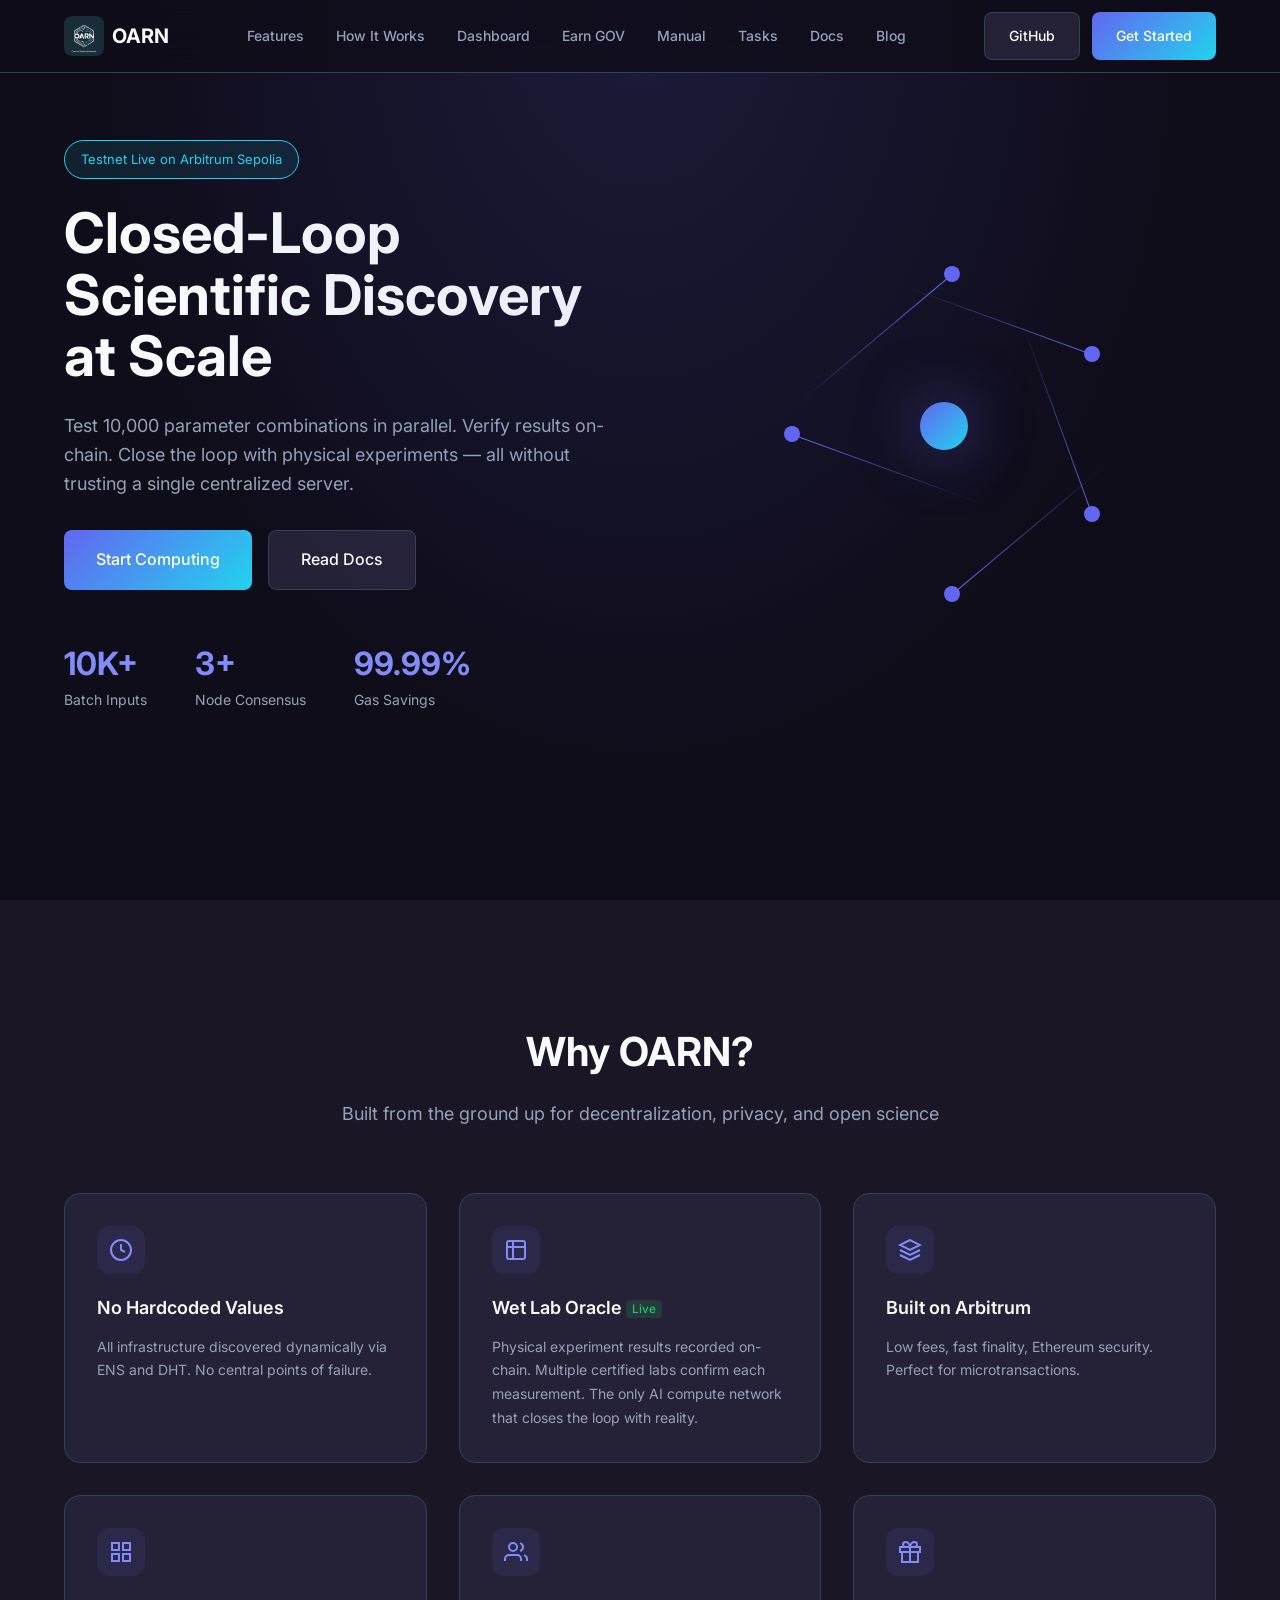
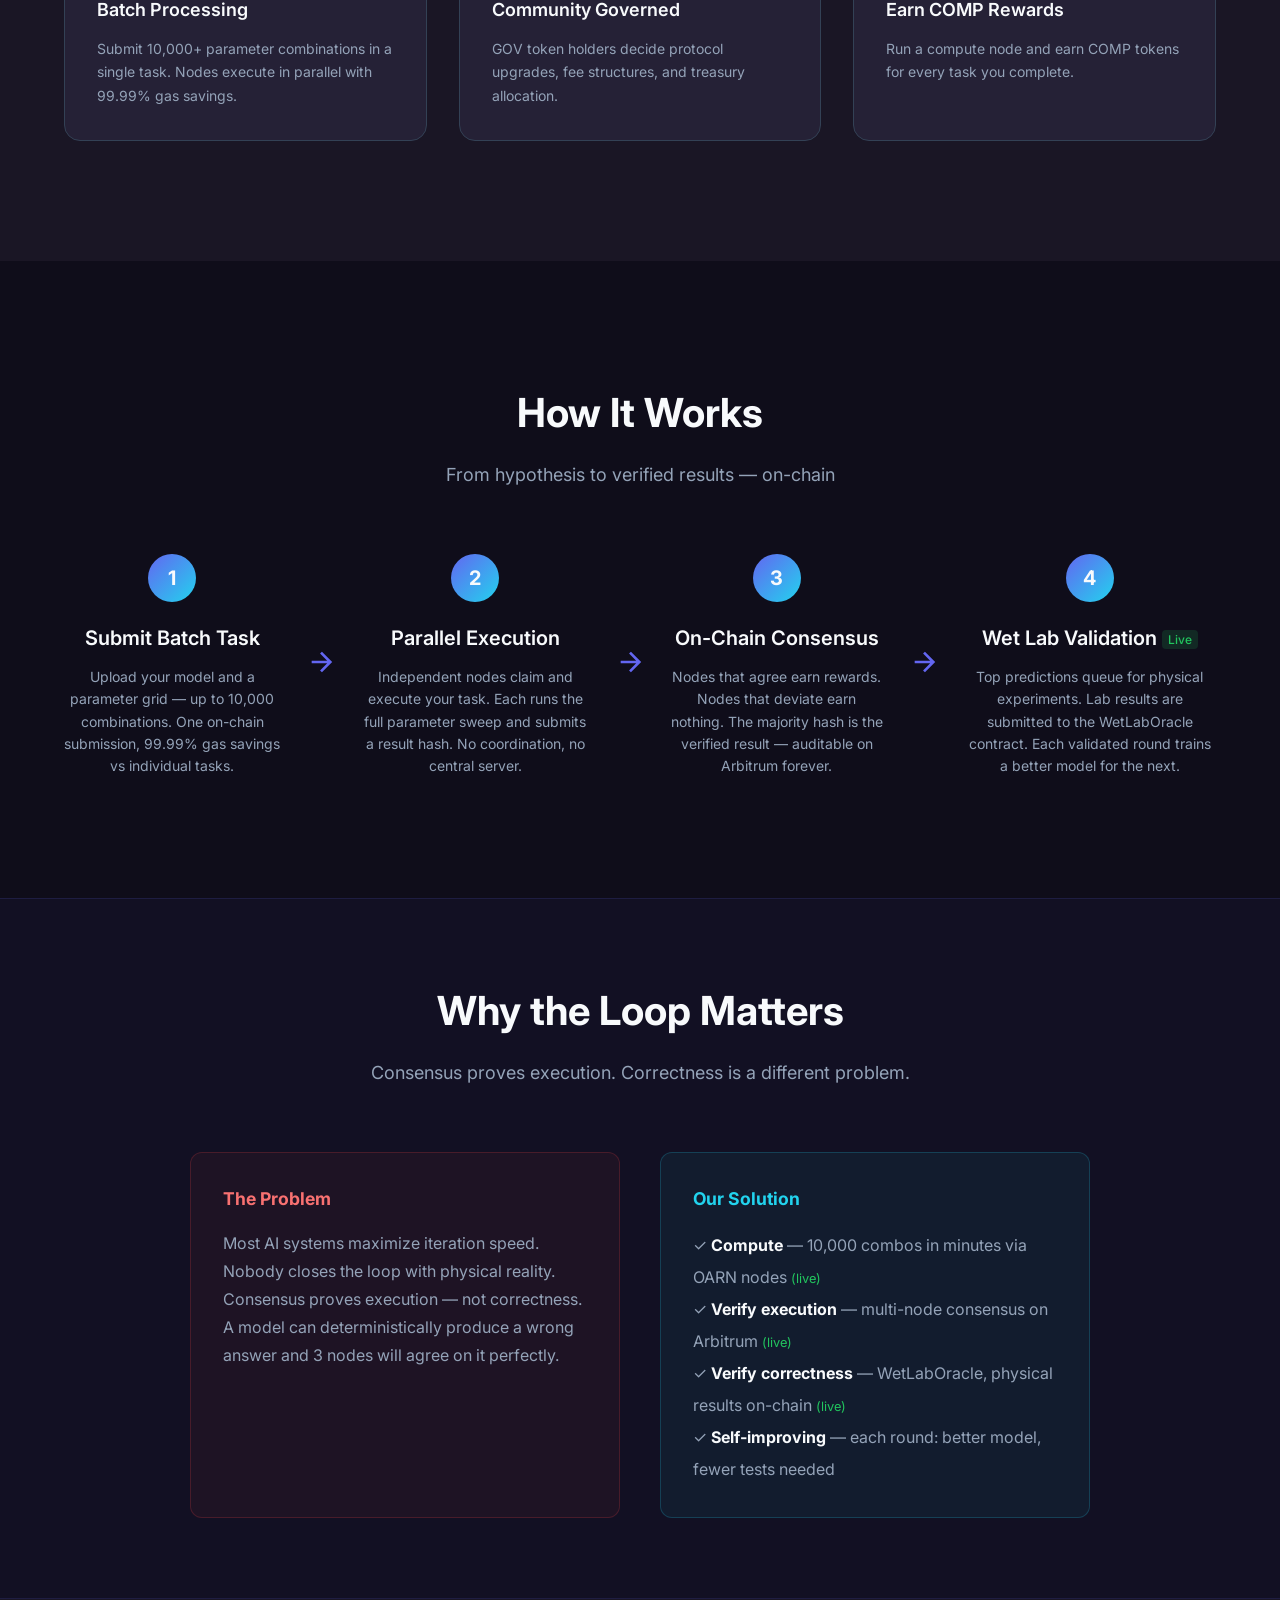
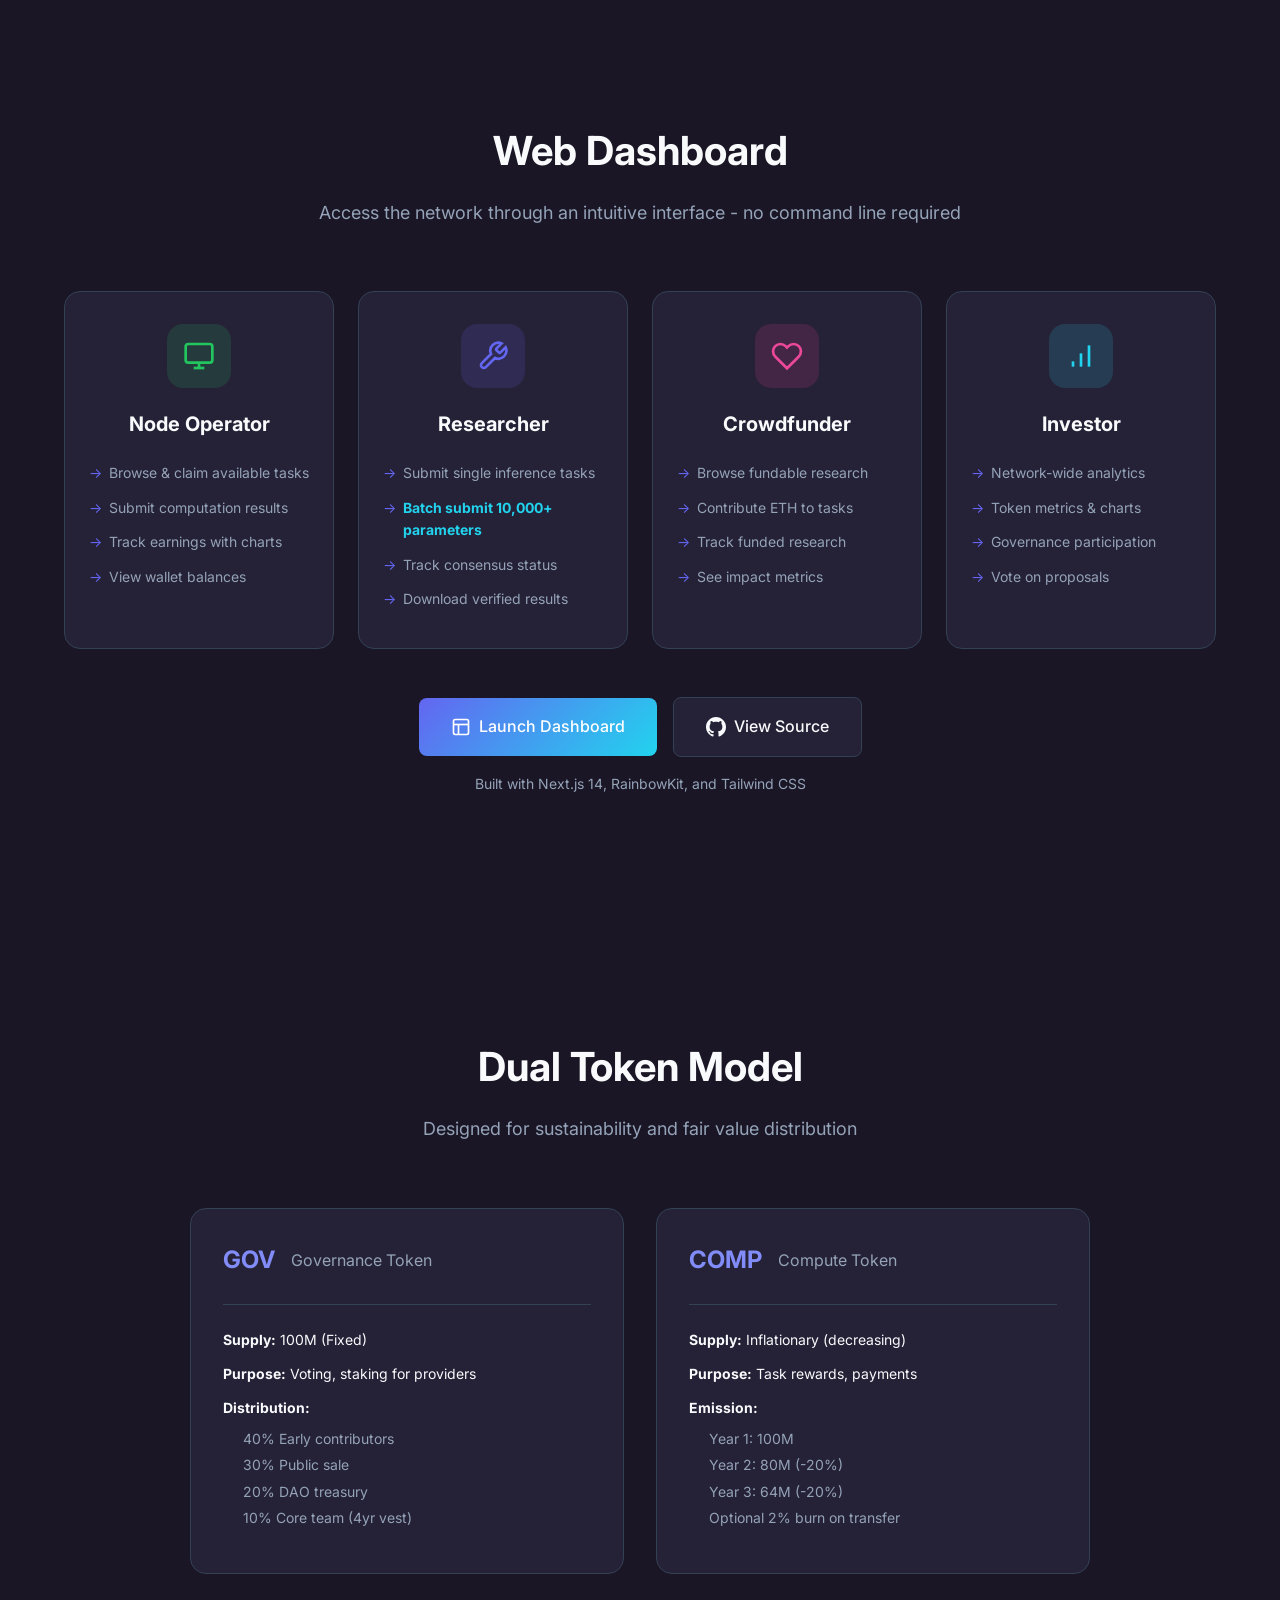
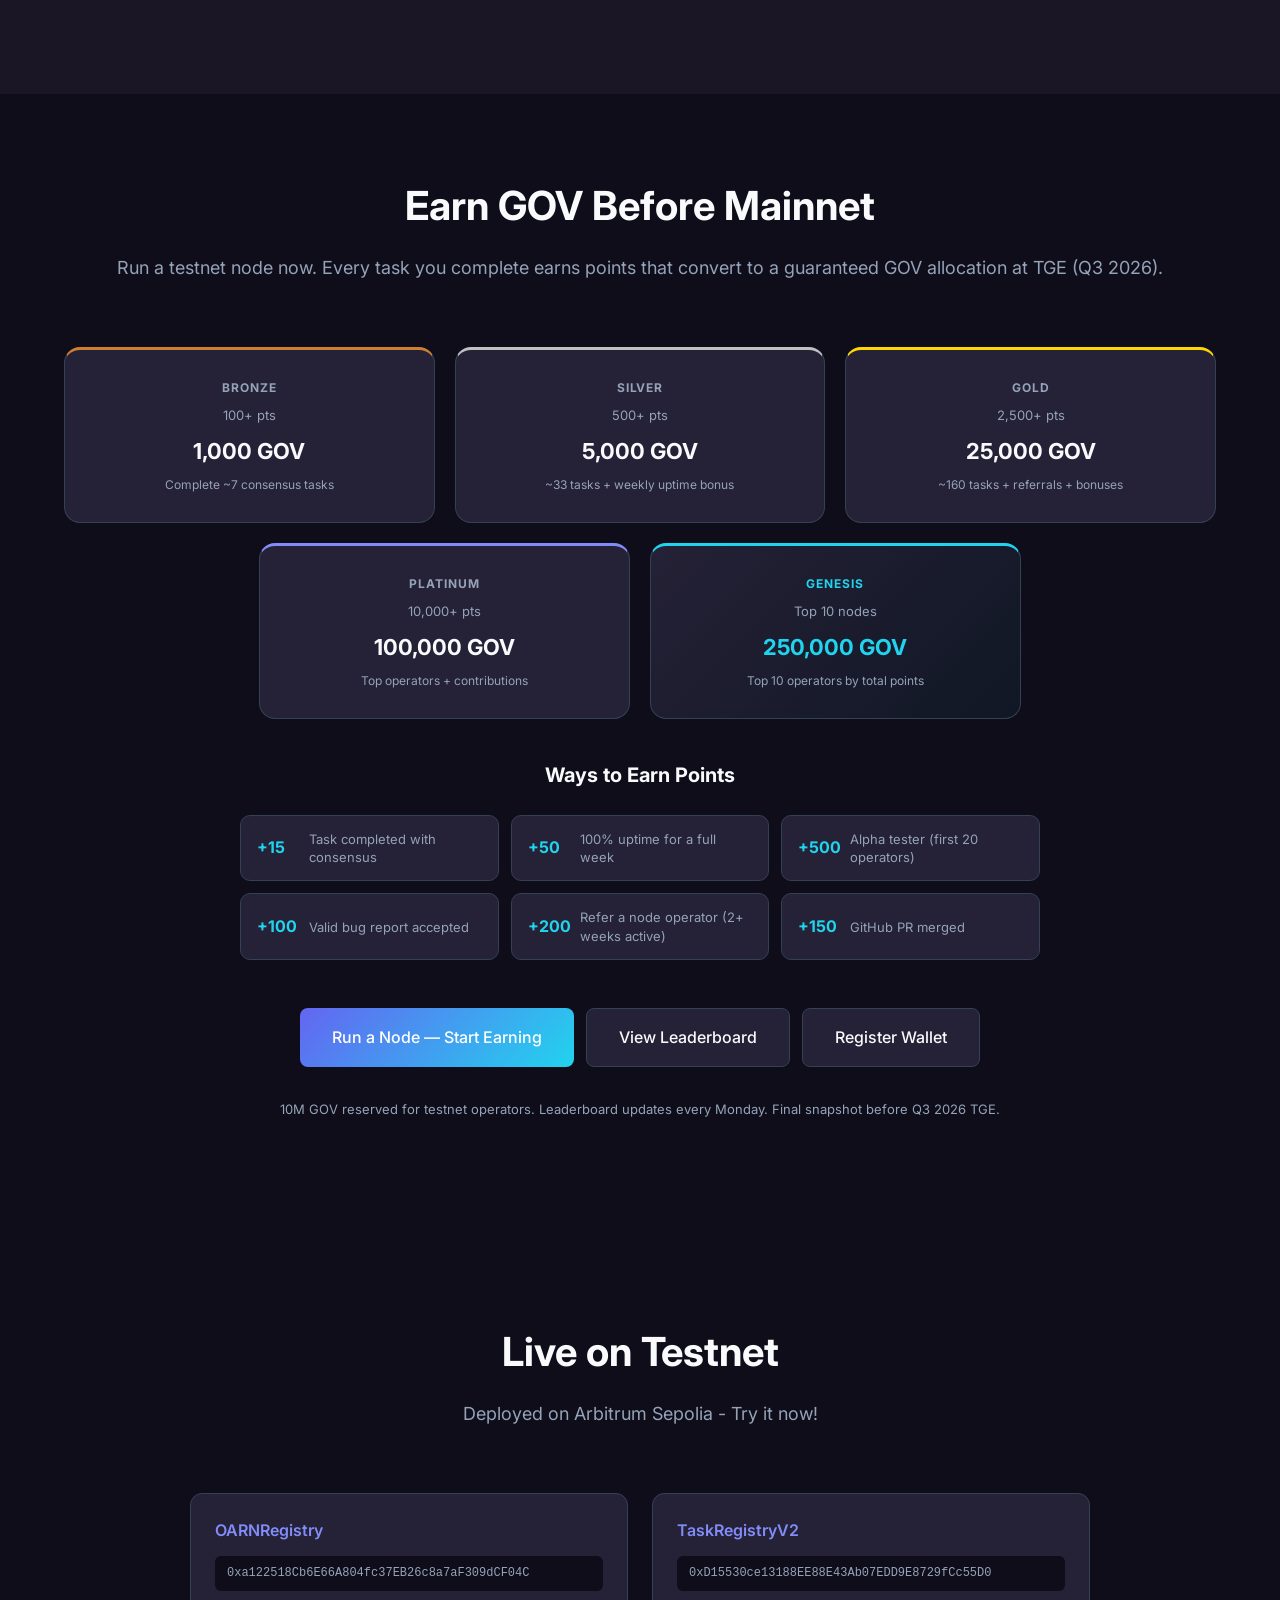
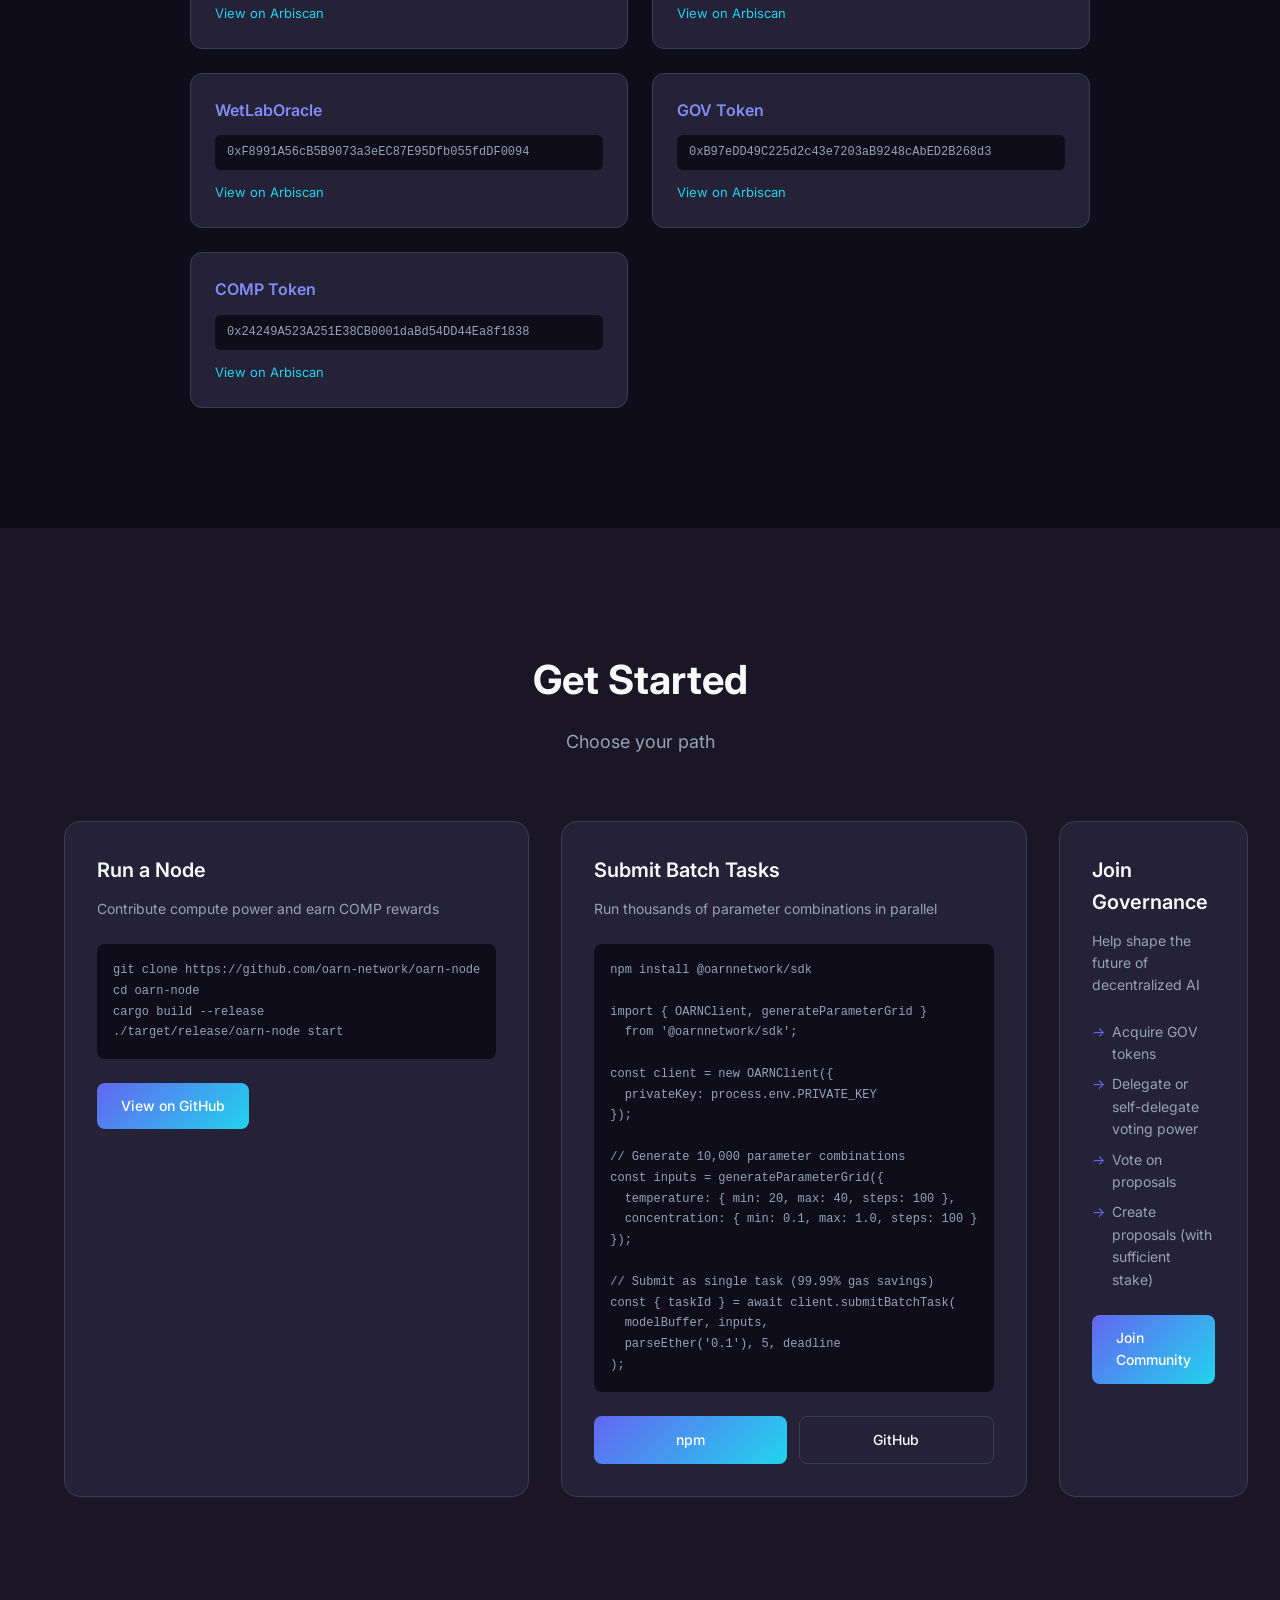
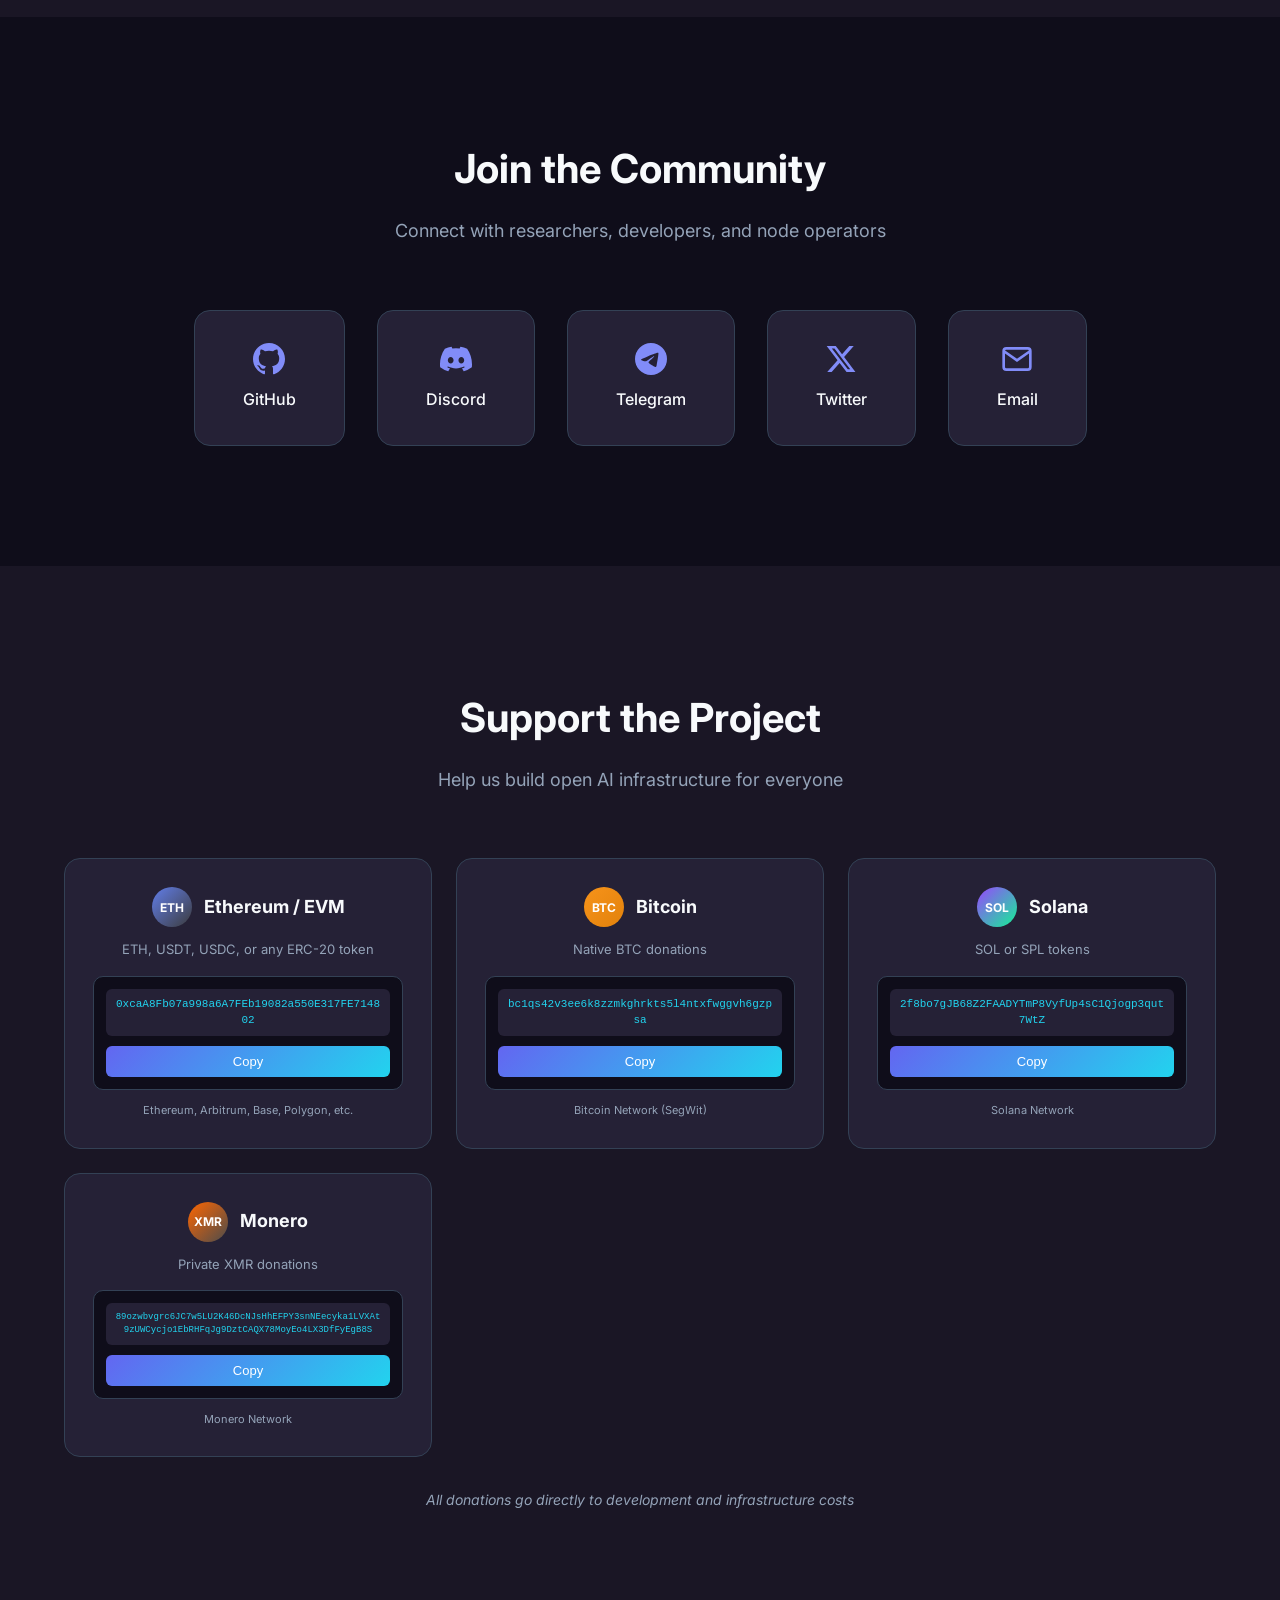
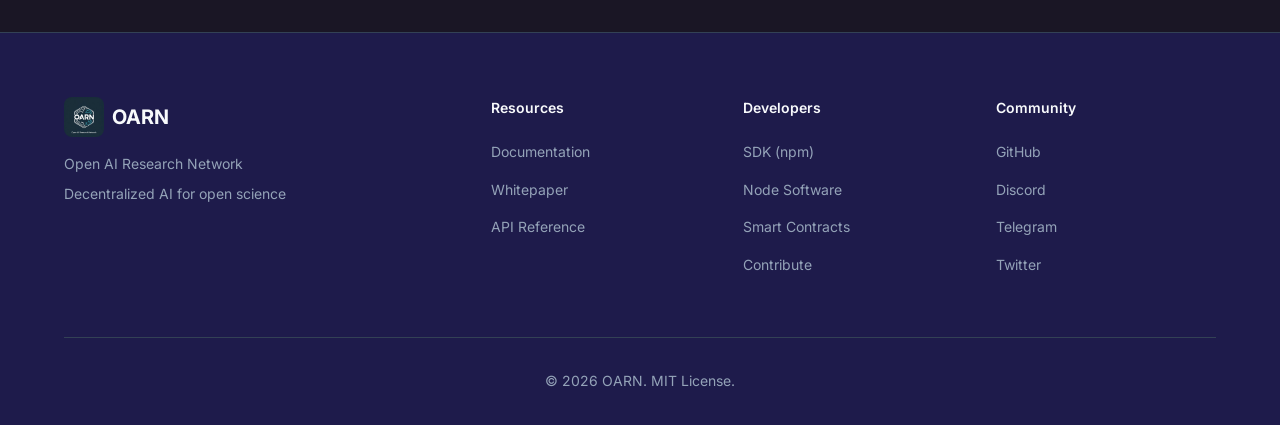
<file: index.html>
<!DOCTYPE html>
<html lang="en">
<head>
    <meta charset="UTF-8">
    <meta name="viewport" content="width=device-width, initial-scale=1.0">
    <title>OARN - Open AI Research Network</title>
    <meta name="description" content="Decentralized AI infrastructure for the open research community. Run AI models, earn rewards, advance science.">
    <link rel="canonical" href="https://oarn-network.github.io/oarn-website/">
    <link rel="icon" type="image/png" href="logo.png">
    <link rel="apple-touch-icon" href="logo.png">
    <link rel="stylesheet" href="styles.css">
    <link rel="preconnect" href="https://fonts.googleapis.com">
    <link rel="preconnect" href="https://fonts.gstatic.com" crossorigin>
    <link href="https://fonts.googleapis.com/css2?family=Inter:wght@400;500;600;700&display=swap" rel="stylesheet">
</head>
<body>
    <!-- Navigation -->
    <nav class="navbar">
        <div class="container">
            <a href="#" class="logo">
                <img src="logo.png" alt="OARN Logo" class="logo-img">
                <span class="logo-text">OARN</span>
            </a>
            <ul class="nav-links">
                <li><a href="#features">Features</a></li>
                <li><a href="#how-it-works">How It Works</a></li>
                <li><a href="#dashboard">Dashboard</a></li>
                <li><a href="#earn-gov">Earn GOV</a></li>
                <li><a href="manual.html">Manual</a></li>
                <li><a href="tasks.html">Tasks</a></li>
                <li><a href="docs.html">Docs</a></li>
                <li><a href="blog.html">Blog</a></li>
            </ul>
            <div class="nav-buttons">
                <a href="https://github.com/oarn-network" class="btn btn-secondary" target="_blank">GitHub</a>
                <a href="#get-started" class="btn btn-primary">Get Started</a>
            </div>
            <button class="mobile-menu-btn" aria-label="Menu">
                <span></span>
                <span></span>
                <span></span>
            </button>
        </div>
    </nav>

    <!-- Hero Section -->
    <section class="hero">
        <div class="container">
            <div class="hero-content">
                <div class="hero-badge">Testnet Live on Arbitrum Sepolia</div>
                <h1>Closed-Loop Scientific Discovery at Scale</h1>
                <p class="hero-subtitle">
                    Test 10,000 parameter combinations in parallel. Verify results on-chain.
                    Close the loop with physical experiments — all without trusting a single centralized server.
                </p>
                <div class="hero-buttons">
                    <a href="#get-started" class="btn btn-primary btn-large">Start Computing</a>
                    <a href="https://github.com/oarn-network/oarn-docs" class="btn btn-secondary btn-large" target="_blank">Read Docs</a>
                </div>
                <div class="hero-stats">
                    <div class="stat">
                        <span class="stat-value">10K+</span>
                        <span class="stat-label">Batch Inputs</span>
                    </div>
                    <div class="stat">
                        <span class="stat-value">3+</span>
                        <span class="stat-label">Node Consensus</span>
                    </div>
                    <div class="stat">
                        <span class="stat-value">99.99%</span>
                        <span class="stat-label">Gas Savings</span>
                    </div>
                </div>
            </div>
            <div class="hero-visual">
                <div class="network-animation">
                    <div class="node node-1"></div>
                    <div class="node node-2"></div>
                    <div class="node node-3"></div>
                    <div class="node node-4"></div>
                    <div class="node node-5"></div>
                    <div class="center-node"></div>
                </div>
            </div>
        </div>
    </section>

    <!-- Features Section -->
    <section id="features" class="features">
        <div class="container">
            <h2 class="section-title">Why OARN?</h2>
            <p class="section-subtitle">Built from the ground up for decentralization, privacy, and open science</p>

            <div class="features-grid">
                <div class="feature-card">
                    <div class="feature-icon">
                        <svg viewBox="0 0 24 24" fill="none" stroke="currentColor" stroke-width="2">
                            <circle cx="12" cy="12" r="10"/>
                            <path d="M12 6v6l4 2"/>
                        </svg>
                    </div>
                    <h3>No Hardcoded Values</h3>
                    <p>All infrastructure discovered dynamically via ENS and DHT. No central points of failure.</p>
                </div>

                <div class="feature-card">
                    <div class="feature-icon">
                        <svg viewBox="0 0 24 24" fill="none" stroke="currentColor" stroke-width="2">
                            <path d="M9 3H5a2 2 0 00-2 2v4m6-6h10a2 2 0 012 2v4M9 3v18m0 0h10a2 2 0 002-2V9M9 21H5a2 2 0 01-2-2V9m0 0h18"/>
                        </svg>
                    </div>
                    <h3>Wet Lab Oracle <span style="font-size:0.65em;background:rgba(34,197,94,0.15);color:#22c55e;padding:2px 6px;border-radius:4px;font-weight:500;vertical-align:middle;">Live</span></h3>
                    <p>Physical experiment results recorded on-chain. Multiple certified labs confirm each measurement. The only AI compute network that closes the loop with reality.</p>
                </div>

                <div class="feature-card">
                    <div class="feature-icon">
                        <svg viewBox="0 0 24 24" fill="none" stroke="currentColor" stroke-width="2">
                            <path d="M12 2L2 7l10 5 10-5-10-5z"/>
                            <path d="M2 17l10 5 10-5"/>
                            <path d="M2 12l10 5 10-5"/>
                        </svg>
                    </div>
                    <h3>Built on Arbitrum</h3>
                    <p>Low fees, fast finality, Ethereum security. Perfect for microtransactions.</p>
                </div>

                <div class="feature-card">
                    <div class="feature-icon">
                        <svg viewBox="0 0 24 24" fill="none" stroke="currentColor" stroke-width="2">
                            <rect x="3" y="3" width="7" height="7"/>
                            <rect x="14" y="3" width="7" height="7"/>
                            <rect x="14" y="14" width="7" height="7"/>
                            <rect x="3" y="14" width="7" height="7"/>
                        </svg>
                    </div>
                    <h3>Batch Processing</h3>
                    <p>Submit 10,000+ parameter combinations in a single task. Nodes execute in parallel with 99.99% gas savings.</p>
                </div>

                <div class="feature-card">
                    <div class="feature-icon">
                        <svg viewBox="0 0 24 24" fill="none" stroke="currentColor" stroke-width="2">
                            <path d="M17 21v-2a4 4 0 00-4-4H5a4 4 0 00-4 4v2"/>
                            <circle cx="9" cy="7" r="4"/>
                            <path d="M23 21v-2a4 4 0 00-3-3.87"/>
                            <path d="M16 3.13a4 4 0 010 7.75"/>
                        </svg>
                    </div>
                    <h3>Community Governed</h3>
                    <p>GOV token holders decide protocol upgrades, fee structures, and treasury allocation.</p>
                </div>

                <div class="feature-card">
                    <div class="feature-icon">
                        <svg viewBox="0 0 24 24" fill="none" stroke="currentColor" stroke-width="2">
                            <polyline points="20 12 20 22 4 22 4 12"/>
                            <rect x="2" y="7" width="20" height="5"/>
                            <line x1="12" y1="22" x2="12" y2="7"/>
                            <path d="M12 7H7.5a2.5 2.5 0 010-5C11 2 12 7 12 7z"/>
                            <path d="M12 7h4.5a2.5 2.5 0 000-5C13 2 12 7 12 7z"/>
                        </svg>
                    </div>
                    <h3>Earn COMP Rewards</h3>
                    <p>Run a compute node and earn COMP tokens for every task you complete.</p>
                </div>
            </div>
        </div>
    </section>

    <!-- How It Works -->
    <section id="how-it-works" class="how-it-works">
        <div class="container">
            <h2 class="section-title">How It Works</h2>
            <p class="section-subtitle">From hypothesis to verified results — on-chain</p>

            <div class="steps">
                <div class="step">
                    <div class="step-number">1</div>
                    <h3>Submit Batch Task</h3>
                    <p>Upload your model and a parameter grid — up to 10,000 combinations. One on-chain submission, 99.99% gas savings vs individual tasks.</p>
                </div>
                <div class="step-arrow">
                    <svg viewBox="0 0 24 24" fill="none" stroke="currentColor" stroke-width="2">
                        <path d="M5 12h14M12 5l7 7-7 7"/>
                    </svg>
                </div>
                <div class="step">
                    <div class="step-number">2</div>
                    <h3>Parallel Execution</h3>
                    <p>Independent nodes claim and execute your task. Each runs the full parameter sweep and submits a result hash. No coordination, no central server.</p>
                </div>
                <div class="step-arrow">
                    <svg viewBox="0 0 24 24" fill="none" stroke="currentColor" stroke-width="2">
                        <path d="M5 12h14M12 5l7 7-7 7"/>
                    </svg>
                </div>
                <div class="step">
                    <div class="step-number">3</div>
                    <h3>On-Chain Consensus</h3>
                    <p>Nodes that agree earn rewards. Nodes that deviate earn nothing. The majority hash is the verified result — auditable on Arbitrum forever.</p>
                </div>
                <div class="step-arrow">
                    <svg viewBox="0 0 24 24" fill="none" stroke="currentColor" stroke-width="2">
                        <path d="M5 12h14M12 5l7 7-7 7"/>
                    </svg>
                </div>
                <div class="step">
                    <div class="step-number">4</div>
                    <h3>Wet Lab Validation <span style="font-size:0.6em;background:rgba(34,197,94,0.15);color:#22c55e;padding:2px 6px;border-radius:4px;font-weight:500;vertical-align:middle;">Live</span></h3>
                    <p>Top predictions queue for physical experiments. Lab results are submitted to the WetLabOracle contract. Each validated round trains a better model for the next.</p>
                </div>
            </div>
        </div>
    </section>

    <!-- Why the Loop Matters -->
    <section class="why-loop" style="padding:5rem 0;background:rgba(99,102,241,0.04);border-top:1px solid rgba(99,102,241,0.15);border-bottom:1px solid rgba(99,102,241,0.15);">
        <div class="container">
            <h2 class="section-title">Why the Loop Matters</h2>
            <p class="section-subtitle">Consensus proves execution. Correctness is a different problem.</p>
            <div style="display:grid;grid-template-columns:1fr 1fr;gap:2.5rem;margin-top:2.5rem;max-width:900px;margin-left:auto;margin-right:auto;">
                <div style="background:rgba(239,68,68,0.06);border:1px solid rgba(239,68,68,0.2);border-radius:12px;padding:2rem;">
                    <h3 style="color:#f87171;margin-bottom:1rem;font-size:1.1rem;">The Problem</h3>
                    <p style="color:var(--text-muted);line-height:1.75;margin:0;">Most AI systems maximize iteration speed.<br>Nobody closes the loop with physical reality.<br>Consensus proves execution — not correctness.<br>A model can deterministically produce a wrong answer and 3 nodes will agree on it perfectly.</p>
                </div>
                <div style="background:rgba(34,211,238,0.06);border:1px solid rgba(34,211,238,0.2);border-radius:12px;padding:2rem;">
                    <h3 style="color:var(--accent);margin-bottom:1rem;font-size:1.1rem;">Our Solution</h3>
                    <ul style="color:var(--text-muted);line-height:2;margin:0;padding:0;list-style:none;">
                        <li>✓ <strong style="color:var(--text);">Compute</strong> — 10,000 combos in minutes via OARN nodes <span style="color:#22c55e;font-size:0.8em;">(live)</span></li>
                        <li>✓ <strong style="color:var(--text);">Verify execution</strong> — multi-node consensus on Arbitrum <span style="color:#22c55e;font-size:0.8em;">(live)</span></li>
                        <li>✓ <strong style="color:var(--text);">Verify correctness</strong> — WetLabOracle, physical results on-chain <span style="color:#22c55e;font-size:0.8em;">(live)</span></li>
                        <li>✓ <strong style="color:var(--text);">Self-improving</strong> — each round: better model, fewer tests needed</li>
                    </ul>
                </div>
            </div>
        </div>
    </section>

    <!-- Dashboard Section -->
    <section id="dashboard" class="dashboard-section">
        <div class="container">
            <h2 class="section-title">Web Dashboard</h2>
            <p class="section-subtitle">Access the network through an intuitive interface - no command line required</p>

            <div class="dashboard-grid">
                <div class="dashboard-card">
                    <div class="dashboard-icon node-op">
                        <svg viewBox="0 0 24 24" fill="none" stroke="currentColor" stroke-width="2">
                            <rect x="2" y="3" width="20" height="14" rx="2" ry="2"/>
                            <line x1="8" y1="21" x2="16" y2="21"/>
                            <line x1="12" y1="17" x2="12" y2="21"/>
                        </svg>
                    </div>
                    <h3>Node Operator</h3>
                    <ul>
                        <li>Browse & claim available tasks</li>
                        <li>Submit computation results</li>
                        <li>Track earnings with charts</li>
                        <li>View wallet balances</li>
                    </ul>
                </div>

                <div class="dashboard-card">
                    <div class="dashboard-icon researcher">
                        <svg viewBox="0 0 24 24" fill="none" stroke="currentColor" stroke-width="2">
                            <path d="M14.7 6.3a1 1 0 0 0 0 1.4l1.6 1.6a1 1 0 0 0 1.4 0l3.77-3.77a6 6 0 0 1-7.94 7.94l-6.91 6.91a2.12 2.12 0 0 1-3-3l6.91-6.91a6 6 0 0 1 7.94-7.94l-3.76 3.76z"/>
                        </svg>
                    </div>
                    <h3>Researcher</h3>
                    <ul>
                        <li>Submit single inference tasks</li>
                        <li><strong>Batch submit 10,000+ parameters</strong></li>
                        <li>Track consensus status</li>
                        <li>Download verified results</li>
                    </ul>
                </div>

                <div class="dashboard-card">
                    <div class="dashboard-icon crowdfunder">
                        <svg viewBox="0 0 24 24" fill="none" stroke="currentColor" stroke-width="2">
                            <path d="M20.84 4.61a5.5 5.5 0 0 0-7.78 0L12 5.67l-1.06-1.06a5.5 5.5 0 0 0-7.78 7.78l1.06 1.06L12 21.23l7.78-7.78 1.06-1.06a5.5 5.5 0 0 0 0-7.78z"/>
                        </svg>
                    </div>
                    <h3>Crowdfunder</h3>
                    <ul>
                        <li>Browse fundable research</li>
                        <li>Contribute ETH to tasks</li>
                        <li>Track funded research</li>
                        <li>See impact metrics</li>
                    </ul>
                </div>

                <div class="dashboard-card">
                    <div class="dashboard-icon investor">
                        <svg viewBox="0 0 24 24" fill="none" stroke="currentColor" stroke-width="2">
                            <line x1="12" y1="20" x2="12" y2="10"/>
                            <line x1="18" y1="20" x2="18" y2="4"/>
                            <line x1="6" y1="20" x2="6" y2="16"/>
                        </svg>
                    </div>
                    <h3>Investor</h3>
                    <ul>
                        <li>Network-wide analytics</li>
                        <li>Token metrics & charts</li>
                        <li>Governance participation</li>
                        <li>Vote on proposals</li>
                    </ul>
                </div>
            </div>

            <div class="dashboard-cta">
                <a href="https://oarn-dashboard.vercel.app/" class="btn btn-primary btn-large" target="_blank">
                    <svg viewBox="0 0 24 24" fill="none" stroke="currentColor" stroke-width="2" width="20" height="20" style="margin-right: 8px;">
                        <rect x="3" y="3" width="18" height="18" rx="2" ry="2"/>
                        <line x1="3" y1="9" x2="21" y2="9"/>
                        <line x1="9" y1="21" x2="9" y2="9"/>
                    </svg>
                    Launch Dashboard
                </a>
                <a href="https://github.com/oarn-network/oarn-dashboard" class="btn btn-secondary btn-large" target="_blank" style="margin-left: 12px;">
                    <svg viewBox="0 0 24 24" fill="currentColor" width="20" height="20" style="margin-right: 8px;">
                        <path d="M12 0c-6.626 0-12 5.373-12 12 0 5.302 3.438 9.8 8.207 11.387.599.111.793-.261.793-.577v-2.234c-3.338.726-4.033-1.416-4.033-1.416-.546-1.387-1.333-1.756-1.333-1.756-1.089-.745.083-.729.083-.729 1.205.084 1.839 1.237 1.839 1.237 1.07 1.834 2.807 1.304 3.492.997.107-.775.418-1.305.762-1.604-2.665-.305-5.467-1.334-5.467-5.931 0-1.311.469-2.381 1.236-3.221-.124-.303-.535-1.524.117-3.176 0 0 1.008-.322 3.301 1.23.957-.266 1.983-.399 3.003-.404 1.02.005 2.047.138 3.006.404 2.291-1.552 3.297-1.23 3.297-1.23.653 1.653.242 2.874.118 3.176.77.84 1.235 1.911 1.235 3.221 0 4.609-2.807 5.624-5.479 5.921.43.372.823 1.102.823 2.222v3.293c0 .319.192.694.801.576 4.765-1.589 8.199-6.086 8.199-11.386 0-6.627-5.373-12-12-12z"/>
                    </svg>
                    View Source
                </a>
                <p class="dashboard-note">Built with Next.js 14, RainbowKit, and Tailwind CSS</p>
            </div>
        </div>
    </section>

    <!-- Tokenomics -->
    <section id="tokenomics" class="tokenomics">
        <div class="container">
            <h2 class="section-title">Dual Token Model</h2>
            <p class="section-subtitle">Designed for sustainability and fair value distribution</p>

            <div class="tokens-grid">
                <div class="token-card">
                    <div class="token-header">
                        <span class="token-symbol">GOV</span>
                        <span class="token-name">Governance Token</span>
                    </div>
                    <ul class="token-details">
                        <li><strong>Supply:</strong> 100M (Fixed)</li>
                        <li><strong>Purpose:</strong> Voting, staking for providers</li>
                        <li><strong>Distribution:</strong>
                            <ul>
                                <li>40% Early contributors</li>
                                <li>30% Public sale</li>
                                <li>20% DAO treasury</li>
                                <li>10% Core team (4yr vest)</li>
                            </ul>
                        </li>
                    </ul>
                </div>

                <div class="token-card">
                    <div class="token-header">
                        <span class="token-symbol">COMP</span>
                        <span class="token-name">Compute Token</span>
                    </div>
                    <ul class="token-details">
                        <li><strong>Supply:</strong> Inflationary (decreasing)</li>
                        <li><strong>Purpose:</strong> Task rewards, payments</li>
                        <li><strong>Emission:</strong>
                            <ul>
                                <li>Year 1: 100M</li>
                                <li>Year 2: 80M (-20%)</li>
                                <li>Year 3: 64M (-20%)</li>
                                <li>Optional 2% burn on transfer</li>
                            </ul>
                        </li>
                    </ul>
                </div>
            </div>
        </div>
    </section>

    <!-- Earn GOV Section -->
    <section id="earn-gov" class="earn-gov">
        <div class="container">
            <h2 class="section-title">Earn GOV Before Mainnet</h2>
            <p class="section-subtitle">Run a testnet node now. Every task you complete earns points that convert to a guaranteed GOV allocation at TGE (Q3 2026).</p>

            <div class="earn-gov-grid">
                <div class="earn-tier-card bronze">
                    <div class="tier-badge">Bronze</div>
                    <div class="tier-points">100+ pts</div>
                    <div class="tier-reward">1,000 GOV</div>
                    <p>Complete ~7 consensus tasks</p>
                </div>
                <div class="earn-tier-card silver">
                    <div class="tier-badge">Silver</div>
                    <div class="tier-points">500+ pts</div>
                    <div class="tier-reward">5,000 GOV</div>
                    <p>~33 tasks + weekly uptime bonus</p>
                </div>
                <div class="earn-tier-card gold">
                    <div class="tier-badge">Gold</div>
                    <div class="tier-points">2,500+ pts</div>
                    <div class="tier-reward">25,000 GOV</div>
                    <p>~160 tasks + referrals + bonuses</p>
                </div>
                <div class="earn-tier-card platinum">
                    <div class="tier-badge">Platinum</div>
                    <div class="tier-points">10,000+ pts</div>
                    <div class="tier-reward">100,000 GOV</div>
                    <p>Top operators + contributions</p>
                </div>
                <div class="earn-tier-card genesis">
                    <div class="tier-badge">Genesis</div>
                    <div class="tier-points">Top 10 nodes</div>
                    <div class="tier-reward">250,000 GOV</div>
                    <p>Top 10 operators by total points</p>
                </div>
            </div>

            <div class="earn-activities">
                <h3>Ways to Earn Points</h3>
                <div class="activities-grid">
                    <div class="activity-item">
                        <span class="activity-pts">+15</span>
                        <span class="activity-desc">Task completed with consensus</span>
                    </div>
                    <div class="activity-item">
                        <span class="activity-pts">+50</span>
                        <span class="activity-desc">100% uptime for a full week</span>
                    </div>
                    <div class="activity-item">
                        <span class="activity-pts">+500</span>
                        <span class="activity-desc">Alpha tester (first 20 operators)</span>
                    </div>
                    <div class="activity-item">
                        <span class="activity-pts">+100</span>
                        <span class="activity-desc">Valid bug report accepted</span>
                    </div>
                    <div class="activity-item">
                        <span class="activity-pts">+200</span>
                        <span class="activity-desc">Refer a node operator (2+ weeks active)</span>
                    </div>
                    <div class="activity-item">
                        <span class="activity-pts">+150</span>
                        <span class="activity-desc">GitHub PR merged</span>
                    </div>
                </div>
            </div>

            <div class="earn-gov-cta">
                <div class="earn-gov-cta-buttons">
                    <a href="https://github.com/oarn-network/oarn-node" class="btn btn-primary btn-large" target="_blank">Run a Node — Start Earning</a>
                    <a href="https://github.com/oarn-network/oarn-network/blob/main/leaderboard/current.md" class="btn btn-secondary btn-large" target="_blank">View Leaderboard</a>
                    <a href="https://docs.google.com/forms/d/e/1FAIpQLSeOUh5Grp-ADUgS2RXd4mgbcMhv_ckb-Kf8kDrmNLBhIZhV9A/viewform" class="btn btn-secondary btn-large" target="_blank">Register Wallet</a>
                </div>
                <p class="earn-gov-note">10M GOV reserved for testnet operators. Leaderboard updates every Monday. Final snapshot before Q3 2026 TGE.</p>
            </div>
        </div>
    </section>

    <!-- Contracts Section -->
    <section id="contracts" class="contracts">
        <div class="container">
            <h2 class="section-title">Live on Testnet</h2>
            <p class="section-subtitle">Deployed on Arbitrum Sepolia - Try it now!</p>

            <div class="contracts-grid">
                <div class="contract-item">
                    <span class="contract-name">OARNRegistry</span>
                    <code class="contract-address">0xa122518Cb6E66A804fc37EB26c8a7aF309dCF04C</code>
                    <a href="https://sepolia.arbiscan.io/address/0xa122518Cb6E66A804fc37EB26c8a7aF309dCF04C" target="_blank" class="contract-link">View on Arbiscan</a>
                </div>
                <div class="contract-item">
                    <span class="contract-name">TaskRegistryV2</span>
                    <code class="contract-address">0xD15530ce13188EE88E43Ab07EDD9E8729fCc55D0</code>
                    <a href="https://sepolia.arbiscan.io/address/0xD15530ce13188EE88E43Ab07EDD9E8729fCc55D0" target="_blank" class="contract-link">View on Arbiscan</a>
                </div>
                <div class="contract-item">
                    <span class="contract-name">WetLabOracle</span>
                    <code class="contract-address">0xF8991A56cB5B9073a3eEC87E95Dfb055fdDF0094</code>
                    <a href="https://sepolia.arbiscan.io/address/0xF8991A56cB5B9073a3eEC87E95Dfb055fdDF0094" target="_blank" class="contract-link">View on Arbiscan</a>
                </div>
                <div class="contract-item">
                    <span class="contract-name">GOV Token</span>
                    <code class="contract-address">0xB97eDD49C225d2c43e7203aB9248cAbED2B268d3</code>
                    <a href="https://sepolia.arbiscan.io/address/0xB97eDD49C225d2c43e7203aB9248cAbED2B268d3" target="_blank" class="contract-link">View on Arbiscan</a>
                </div>
                <div class="contract-item">
                    <span class="contract-name">COMP Token</span>
                    <code class="contract-address">0x24249A523A251E38CB0001daBd54DD44Ea8f1838</code>
                    <a href="https://sepolia.arbiscan.io/address/0x24249A523A251E38CB0001daBd54DD44Ea8f1838" target="_blank" class="contract-link">View on Arbiscan</a>
                </div>
            </div>
        </div>
    </section>

    <!-- Get Started -->
    <section id="get-started" class="get-started">
        <div class="container">
            <h2 class="section-title">Get Started</h2>
            <p class="section-subtitle">Choose your path</p>

            <div class="paths-grid">
                <div class="path-card">
                    <h3>Run a Node</h3>
                    <p>Contribute compute power and earn COMP rewards</p>
                    <pre><code>git clone https://github.com/oarn-network/oarn-node
cd oarn-node
cargo build --release
./target/release/oarn-node start</code></pre>
                    <a href="https://github.com/oarn-network/oarn-node" class="btn btn-primary" target="_blank">View on GitHub</a>
                </div>

                <div class="path-card">
                    <h3>Submit Batch Tasks</h3>
                    <p>Run thousands of parameter combinations in parallel</p>
                    <pre><code>npm install @oarnnetwork/sdk

import { OARNClient, generateParameterGrid }
  from '@oarnnetwork/sdk';

const client = new OARNClient({
  privateKey: process.env.PRIVATE_KEY
});

// Generate 10,000 parameter combinations
const inputs = generateParameterGrid({
  temperature: { min: 20, max: 40, steps: 100 },
  concentration: { min: 0.1, max: 1.0, steps: 100 }
});

// Submit as single task (99.99% gas savings)
const { taskId } = await client.submitBatchTask(
  modelBuffer, inputs,
  parseEther('0.1'), 5, deadline
);</code></pre>
                    <div class="path-buttons">
                        <a href="https://www.npmjs.com/package/@oarnnetwork/sdk" class="btn btn-primary" target="_blank">npm</a>
                        <a href="https://github.com/oarn-network/oarn-sdk" class="btn btn-secondary" target="_blank">GitHub</a>
                    </div>
                </div>

                <div class="path-card">
                    <h3>Join Governance</h3>
                    <p>Help shape the future of decentralized AI</p>
                    <ul>
                        <li>Acquire GOV tokens</li>
                        <li>Delegate or self-delegate voting power</li>
                        <li>Vote on proposals</li>
                        <li>Create proposals (with sufficient stake)</li>
                    </ul>
                    <a href="#community" class="btn btn-primary">Join Community</a>
                </div>
            </div>
        </div>
    </section>

    <!-- Community -->
    <section id="community" class="community">
        <div class="container">
            <h2 class="section-title">Join the Community</h2>
            <p class="section-subtitle">Connect with researchers, developers, and node operators</p>

            <div class="community-links">
                <a href="https://github.com/oarn-network" class="community-link" target="_blank">
                    <svg viewBox="0 0 24 24" fill="currentColor">
                        <path d="M12 0c-6.626 0-12 5.373-12 12 0 5.302 3.438 9.8 8.207 11.387.599.111.793-.261.793-.577v-2.234c-3.338.726-4.033-1.416-4.033-1.416-.546-1.387-1.333-1.756-1.333-1.756-1.089-.745.083-.729.083-.729 1.205.084 1.839 1.237 1.839 1.237 1.07 1.834 2.807 1.304 3.492.997.107-.775.418-1.305.762-1.604-2.665-.305-5.467-1.334-5.467-5.931 0-1.311.469-2.381 1.236-3.221-.124-.303-.535-1.524.117-3.176 0 0 1.008-.322 3.301 1.23.957-.266 1.983-.399 3.003-.404 1.02.005 2.047.138 3.006.404 2.291-1.552 3.297-1.23 3.297-1.23.653 1.653.242 2.874.118 3.176.77.84 1.235 1.911 1.235 3.221 0 4.609-2.807 5.624-5.479 5.921.43.372.823 1.102.823 2.222v3.293c0 .319.192.694.801.576 4.765-1.589 8.199-6.086 8.199-11.386 0-6.627-5.373-12-12-12z"/>
                    </svg>
                    <span>GitHub</span>
                </a>
                <a href="https://discord.gg/RsrQwNvt" class="community-link" target="_blank">
                    <svg viewBox="0 0 24 24" fill="currentColor">
                        <path d="M20.317 4.37a19.791 19.791 0 0 0-4.885-1.515.074.074 0 0 0-.079.037c-.21.375-.444.864-.608 1.25a18.27 18.27 0 0 0-5.487 0 12.64 12.64 0 0 0-.617-1.25.077.077 0 0 0-.079-.037A19.736 19.736 0 0 0 3.677 4.37a.07.07 0 0 0-.032.027C.533 9.046-.32 13.58.099 18.057a.082.082 0 0 0 .031.057 19.9 19.9 0 0 0 5.993 3.03.078.078 0 0 0 .084-.028 14.09 14.09 0 0 0 1.226-1.994.076.076 0 0 0-.041-.106 13.107 13.107 0 0 1-1.872-.892.077.077 0 0 1-.008-.128 10.2 10.2 0 0 0 .372-.292.074.074 0 0 1 .077-.01c3.928 1.793 8.18 1.793 12.062 0a.074.074 0 0 1 .078.01c.12.098.246.198.373.292a.077.077 0 0 1-.006.127 12.299 12.299 0 0 1-1.873.892.077.077 0 0 0-.041.107c.36.698.772 1.362 1.225 1.993a.076.076 0 0 0 .084.028 19.839 19.839 0 0 0 6.002-3.03.077.077 0 0 0 .032-.054c.5-5.177-.838-9.674-3.549-13.66a.061.061 0 0 0-.031-.03zM8.02 15.33c-1.183 0-2.157-1.085-2.157-2.419 0-1.333.956-2.419 2.157-2.419 1.21 0 2.176 1.096 2.157 2.42 0 1.333-.956 2.418-2.157 2.418zm7.975 0c-1.183 0-2.157-1.085-2.157-2.419 0-1.333.955-2.419 2.157-2.419 1.21 0 2.176 1.096 2.157 2.42 0 1.333-.946 2.418-2.157 2.418z"/>
                    </svg>
                    <span>Discord</span>
                </a>
                <a href="https://t.me/OARNNetwork" class="community-link" target="_blank">
                    <svg viewBox="0 0 24 24" fill="currentColor">
                        <path d="M11.944 0A12 12 0 0 0 0 12a12 12 0 0 0 12 12 12 12 0 0 0 12-12A12 12 0 0 0 12 0a12 12 0 0 0-.056 0zm4.962 7.224c.1-.002.321.023.465.14a.506.506 0 0 1 .171.325c.016.093.036.306.02.472-.18 1.898-.962 6.502-1.36 8.627-.168.9-.499 1.201-.82 1.23-.696.065-1.225-.46-1.9-.902-1.056-.693-1.653-1.124-2.678-1.8-1.185-.78-.417-1.21.258-1.91.177-.184 3.247-2.977 3.307-3.23.007-.032.014-.15-.056-.212s-.174-.041-.249-.024c-.106.024-1.793 1.14-5.061 3.345-.48.33-.913.49-1.302.48-.428-.008-1.252-.241-1.865-.44-.752-.245-1.349-.374-1.297-.789.027-.216.325-.437.893-.663 3.498-1.524 5.83-2.529 6.998-3.014 3.332-1.386 4.025-1.627 4.476-1.635z"/>
                    </svg>
                    <span>Telegram</span>
                </a>
                <a href="https://twitter.com/OARNNetwork" class="community-link" target="_blank">
                    <svg viewBox="0 0 24 24" fill="currentColor">
                        <path d="M18.244 2.25h3.308l-7.227 8.26 8.502 11.24H16.17l-5.214-6.817L4.99 21.75H1.68l7.73-8.835L1.254 2.25H8.08l4.713 6.231zm-1.161 17.52h1.833L7.084 4.126H5.117z"/>
                    </svg>
                    <span>Twitter</span>
                </a>
                <a href="mailto:oarn@proton.me" class="community-link">
                    <svg viewBox="0 0 24 24" fill="none" stroke="currentColor" stroke-width="2">
                        <path d="M4 4h16c1.1 0 2 .9 2 2v12c0 1.1-.9 2-2 2H4c-1.1 0-2-.9-2-2V6c0-1.1.9-2 2-2z"/>
                        <polyline points="22,6 12,13 2,6"/>
                    </svg>
                    <span>Email</span>
                </a>
            </div>
        </div>
    </section>

    <!-- Support / Donate -->
    <section id="support" class="support">
        <div class="container">
            <h2 class="section-title">Support the Project</h2>
            <p class="section-subtitle">Help us build open AI infrastructure for everyone</p>

            <div class="donate-container">
                <!-- Ethereum -->
                <div class="donate-card">
                    <div class="donate-header">
                        <div class="chain-icon eth">ETH</div>
                        <h3>Ethereum / EVM</h3>
                    </div>
                    <p>ETH, USDT, USDC, or any ERC-20 token</p>
                    <div class="wallet-address">
                        <code class="address" data-address="0xcaA8Fb07a998a6A7FEb19082a550E317FE714802">0xcaA8Fb07a998a6A7FEb19082a550E317FE714802</code>
                        <button class="copy-btn" onclick="copyAddress(this)">Copy</button>
                    </div>
                    <span class="network-note">Ethereum, Arbitrum, Base, Polygon, etc.</span>
                </div>

                <!-- Bitcoin -->
                <div class="donate-card">
                    <div class="donate-header">
                        <div class="chain-icon btc">BTC</div>
                        <h3>Bitcoin</h3>
                    </div>
                    <p>Native BTC donations</p>
                    <div class="wallet-address">
                        <code class="address" data-address="bc1qs42v3ee6k8zzmkghrkts5l4ntxfwggvh6gzpsa">bc1qs42v3ee6k8zzmkghrkts5l4ntxfwggvh6gzpsa</code>
                        <button class="copy-btn" onclick="copyAddress(this)">Copy</button>
                    </div>
                    <span class="network-note">Bitcoin Network (SegWit)</span>
                </div>

                <!-- Solana -->
                <div class="donate-card">
                    <div class="donate-header">
                        <div class="chain-icon sol">SOL</div>
                        <h3>Solana</h3>
                    </div>
                    <p>SOL or SPL tokens</p>
                    <div class="wallet-address">
                        <code class="address" data-address="2f8bo7gJB68Z2FAADYTmP8VyfUp4sC1Qjogp3qut7WtZ">2f8bo7gJB68Z2FAADYTmP8VyfUp4sC1Qjogp3qut7WtZ</code>
                        <button class="copy-btn" onclick="copyAddress(this)">Copy</button>
                    </div>
                    <span class="network-note">Solana Network</span>
                </div>

                <!-- Monero -->
                <div class="donate-card">
                    <div class="donate-header">
                        <div class="chain-icon xmr">XMR</div>
                        <h3>Monero</h3>
                    </div>
                    <p>Private XMR donations</p>
                    <div class="wallet-address">
                        <code class="address monero-addr" data-address="89ozwbvgrc6JC7w5LU2K46DcNJsHhEFPY3snNEecyka1LVXAt9zUWCycjo1EbRHFqJg9DztCAQX78MoyEo4LX3DfFyEgB8S">89ozwbvgrc6JC7w5LU2K46DcNJsHhEFPY3snNEecyka1LVXAt9zUWCycjo1EbRHFqJg9DztCAQX78MoyEo4LX3DfFyEgB8S</code>
                        <button class="copy-btn" onclick="copyAddress(this)">Copy</button>
                    </div>
                    <span class="network-note">Monero Network</span>
                </div>
            </div>

            <p class="donate-note">All donations go directly to development and infrastructure costs</p>
        </div>
    </section>

    <!-- Footer -->
    <footer class="footer">
        <div class="container">
            <div class="footer-content">
                <div class="footer-brand">
                    <a href="#" class="logo">
                        <img src="logo.png" alt="OARN Logo" class="logo-img">
                        <span class="logo-text">OARN</span>
                    </a>
                    <p>Open AI Research Network</p>
                    <p class="footer-tagline">Decentralized AI for open science</p>
                </div>
                <div class="footer-links">
                    <div class="footer-column">
                        <h4>Resources</h4>
                        <ul>
                            <li><a href="https://github.com/oarn-network/oarn-docs">Documentation</a></li>
                            <li><a href="https://github.com/oarn-network/oarn-docs/blob/main/decentralized-ai-whitepaper.md">Whitepaper</a></li>
                            <li><a href="https://github.com/oarn-network/oarn-docs/blob/main/api-reference.md">API Reference</a></li>
                        </ul>
                    </div>
                    <div class="footer-column">
                        <h4>Developers</h4>
                        <ul>
                            <li><a href="https://www.npmjs.com/package/@oarnnetwork/sdk">SDK (npm)</a></li>
                            <li><a href="https://github.com/oarn-network/oarn-node">Node Software</a></li>
                            <li><a href="https://github.com/oarn-network/oarn-contracts">Smart Contracts</a></li>
                            <li><a href="https://github.com/oarn-network/oarn-docs/blob/main/CONTRIBUTING.md">Contribute</a></li>
                        </ul>
                    </div>
                    <div class="footer-column">
                        <h4>Community</h4>
                        <ul>
                            <li><a href="https://github.com/oarn-network" target="_blank">GitHub</a></li>
                            <li><a href="https://discord.gg/RsrQwNvt" target="_blank">Discord</a></li>
                            <li><a href="https://t.me/OARNNetwork" target="_blank">Telegram</a></li>
                            <li><a href="https://twitter.com/OARNNetwork" target="_blank">Twitter</a></li>
                        </ul>
                    </div>
                </div>
            </div>
            <div class="footer-bottom">
                <p>&copy; 2026 OARN. MIT License.</p>
            </div>
        </div>
    </footer>

    <script src="script.js"></script>
</body>
</html>
</file>
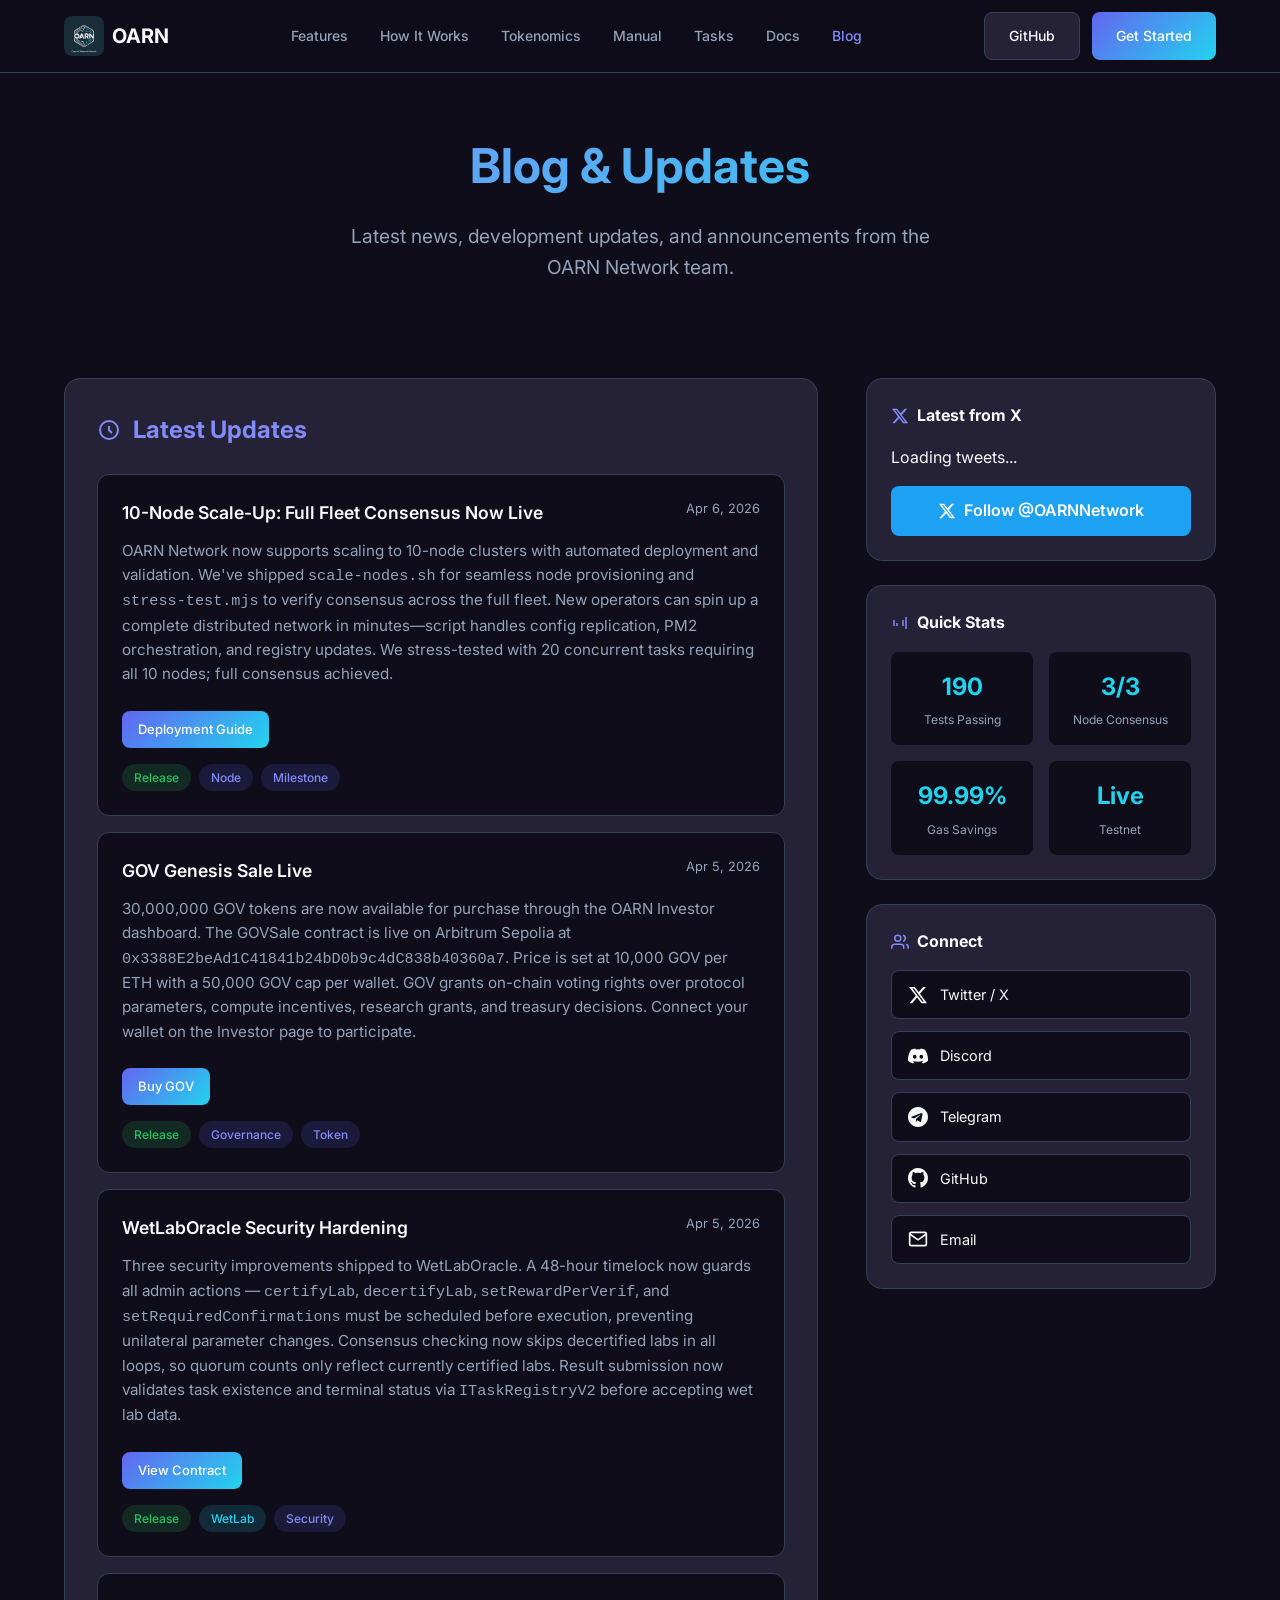
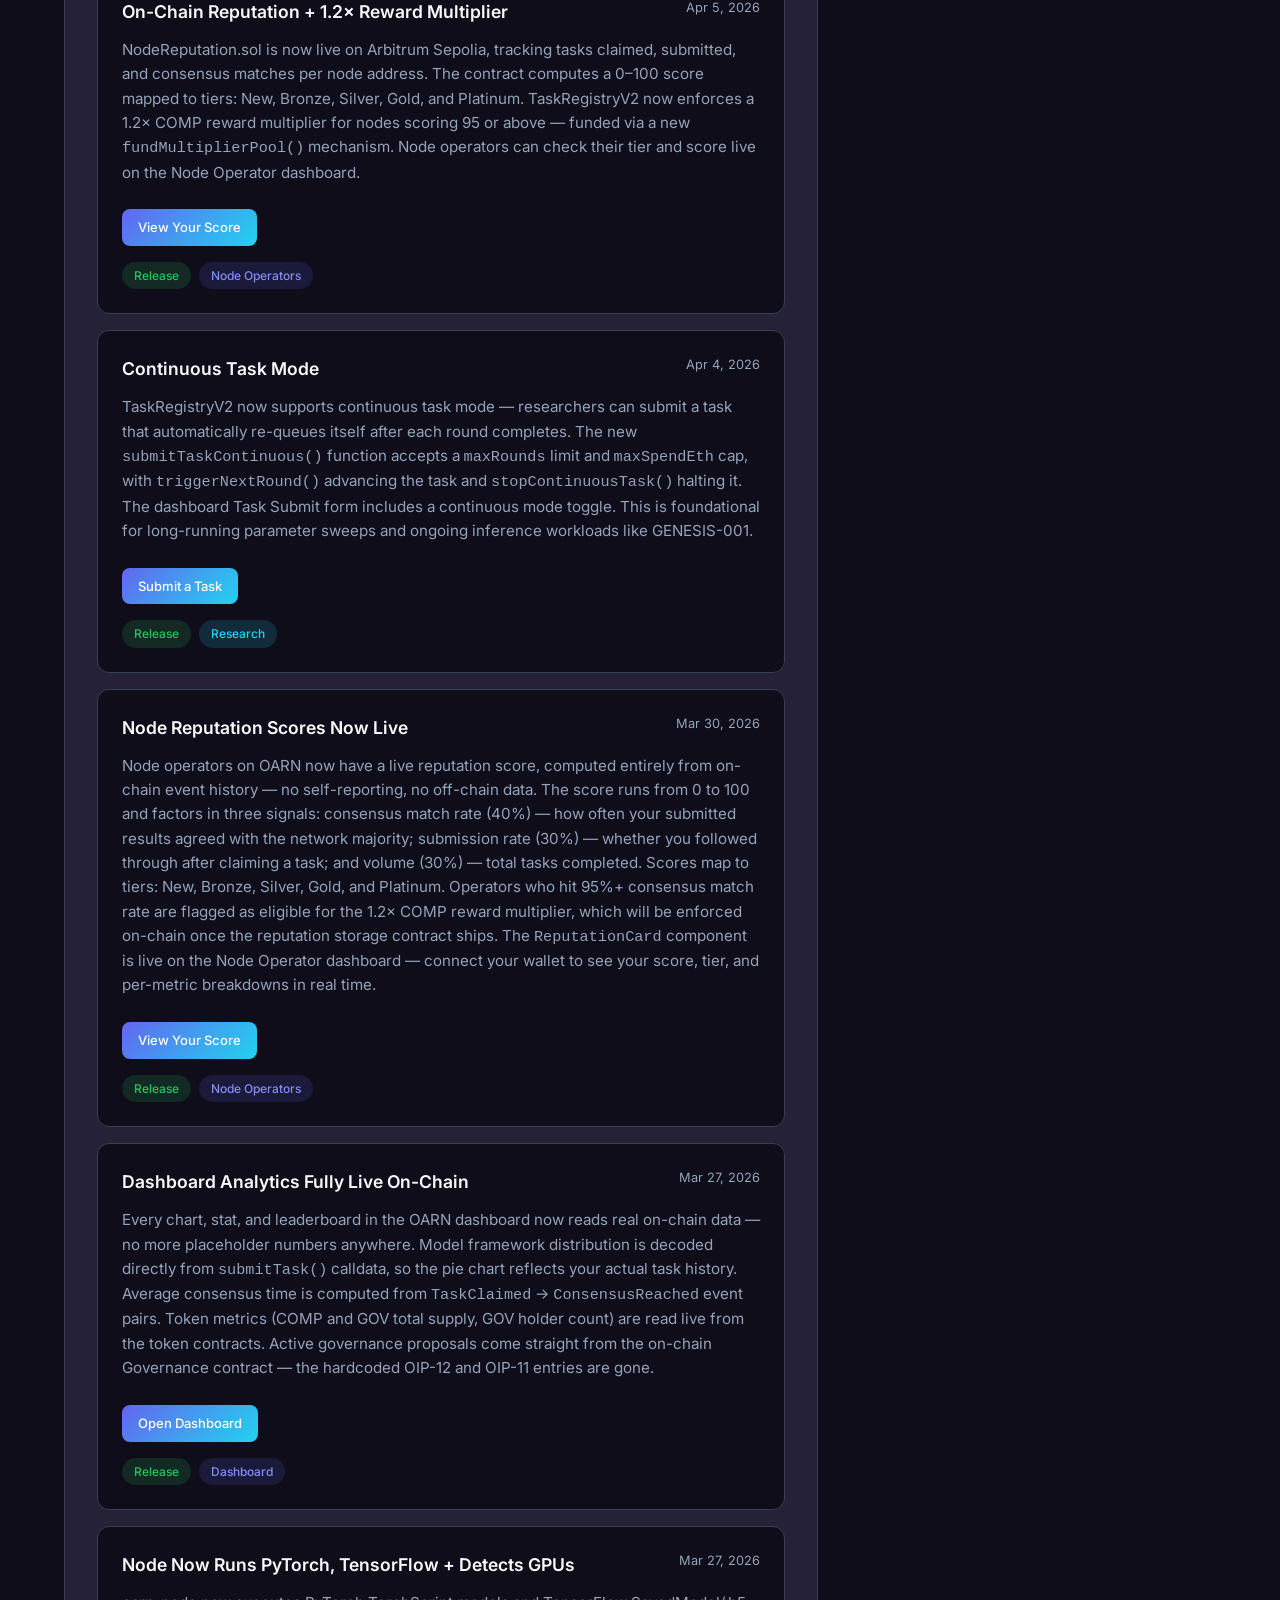
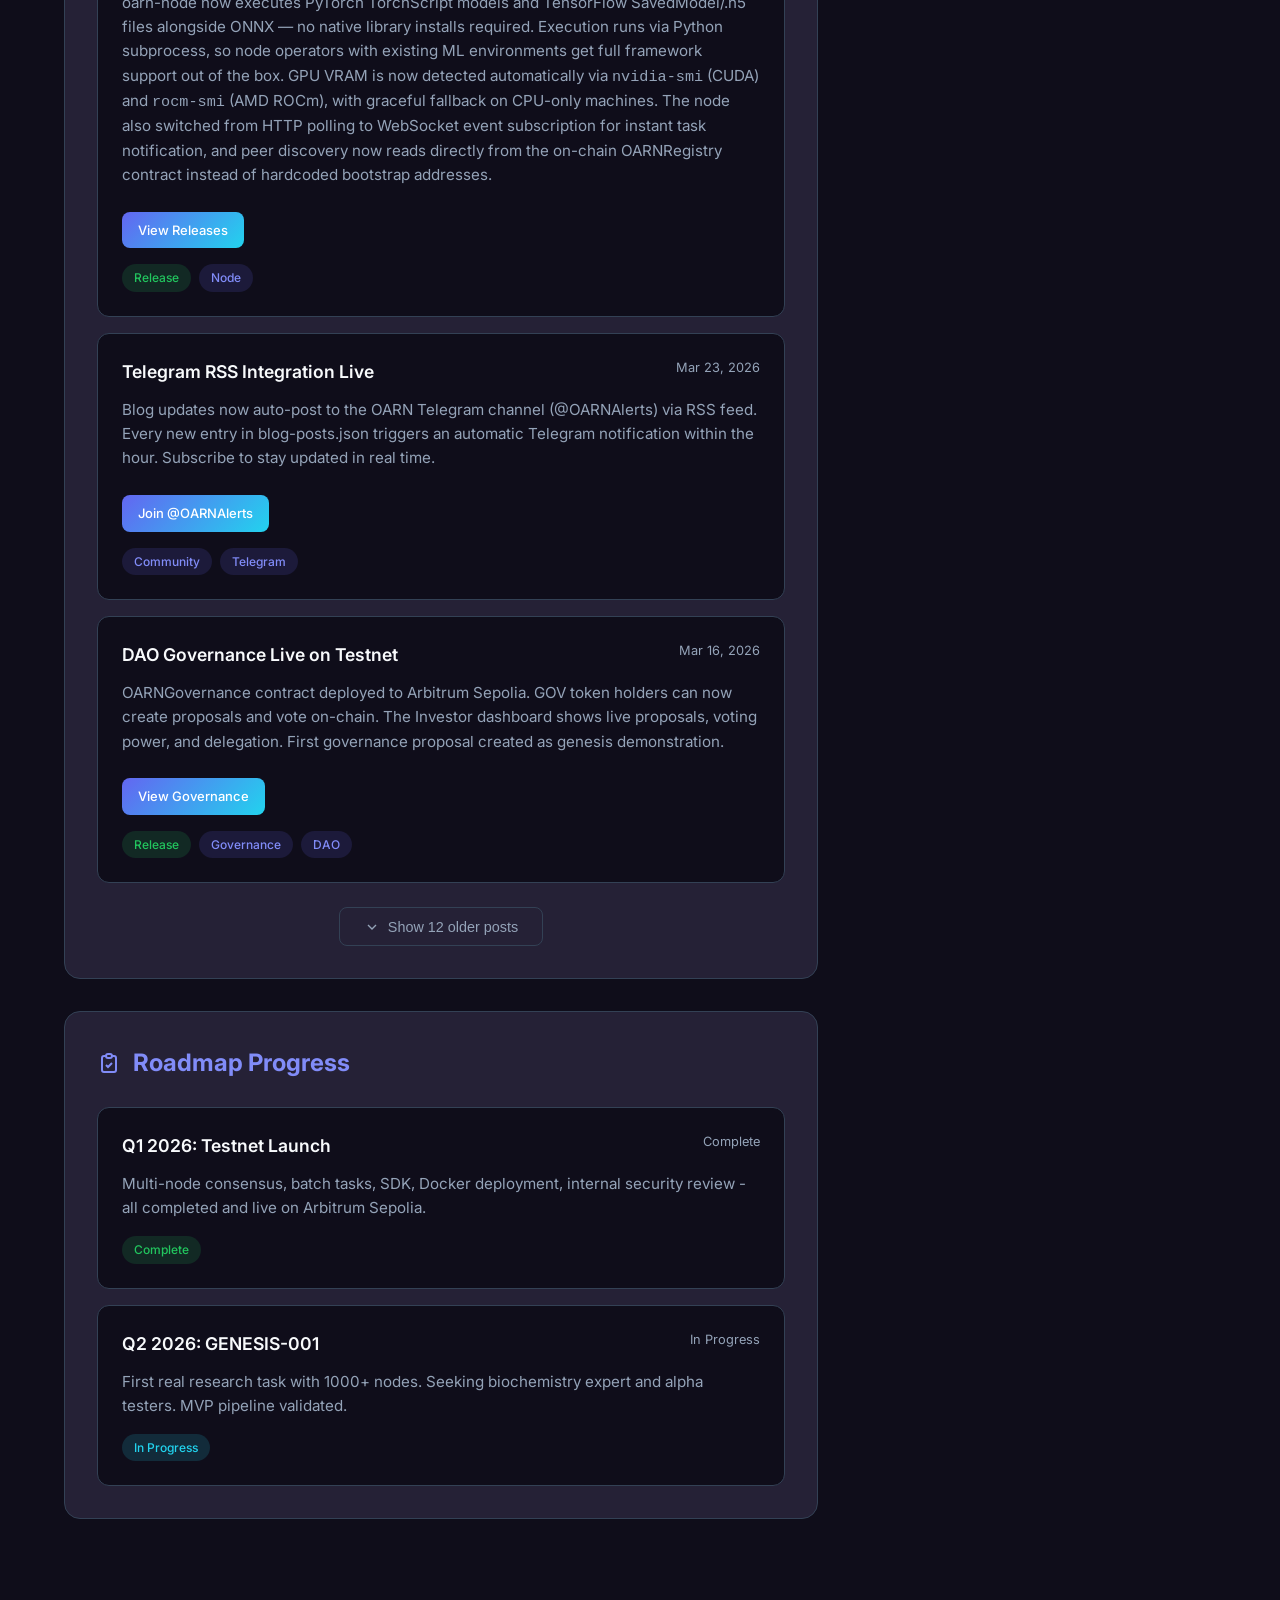
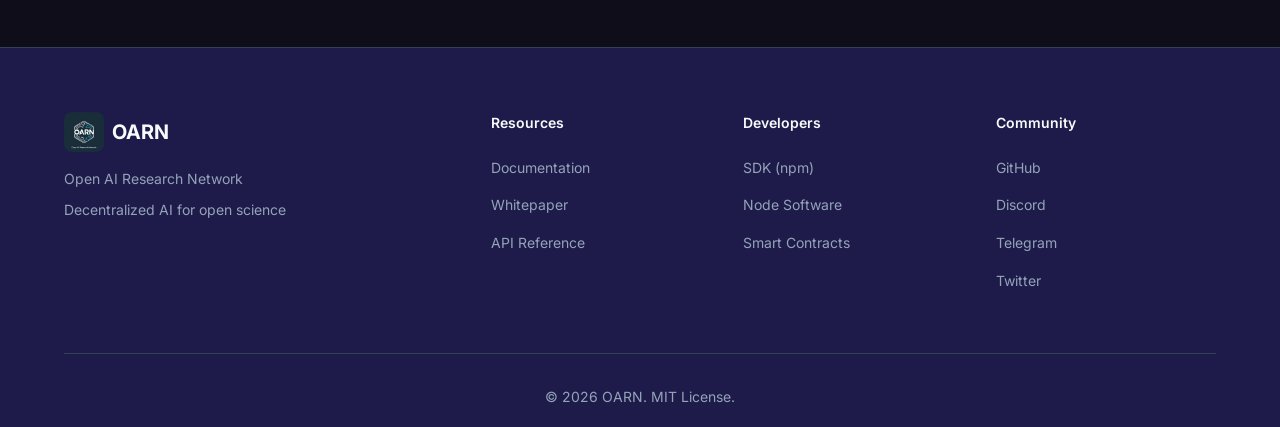
<file: blog.html>
<!DOCTYPE html>
<html lang="en">
<head>
    <meta charset="UTF-8">
    <meta name="viewport" content="width=device-width, initial-scale=1.0">
    <title>OARN - Blog & Updates</title>
    <meta name="description" content="Latest news, updates, and announcements from the OARN Network.">
    <link rel="icon" type="image/png" href="logo.png">
    <link rel="stylesheet" href="styles.css">
    <link rel="preconnect" href="https://fonts.googleapis.com">
    <link rel="preconnect" href="https://fonts.gstatic.com" crossorigin>
    <link href="https://fonts.googleapis.com/css2?family=Inter:wght@400;500;600;700&display=swap" rel="stylesheet">
    <style>
        .blog-hero {
            padding: 8rem 0 4rem;
            text-align: center;
        }

        .blog-hero h1 {
            font-size: 3rem;
            margin-bottom: 1rem;
            background: linear-gradient(135deg, var(--primary-light), var(--accent));
            -webkit-background-clip: text;
            -webkit-text-fill-color: transparent;
            background-clip: text;
        }

        .blog-hero p {
            font-size: 1.2rem;
            color: var(--text-muted);
            max-width: 600px;
            margin: 0 auto;
        }

        .blog-content {
            padding: 2rem 0 6rem;
        }

        .blog-grid {
            display: grid;
            grid-template-columns: 1fr 350px;
            gap: 3rem;
        }

        @media (max-width: 968px) {
            .blog-grid {
                grid-template-columns: 1fr;
            }
        }

        /* Main content area */
        .blog-main {
            min-width: 0;
        }

        .blog-section {
            background: var(--surface);
            border: 1px solid var(--border);
            border-radius: 16px;
            padding: 2rem;
            margin-bottom: 2rem;
        }

        .blog-section h2 {
            font-size: 1.5rem;
            margin-bottom: 1.5rem;
            color: var(--primary-light);
            display: flex;
            align-items: center;
            gap: 0.75rem;
        }

        .blog-section h2 svg {
            width: 24px;
            height: 24px;
        }

        /* Update cards */
        .update-card {
            background: var(--background);
            border: 1px solid var(--border);
            border-radius: 12px;
            padding: 1.5rem;
            margin-bottom: 1rem;
            transition: all 0.2s ease;
        }

        .update-card:hover {
            border-color: var(--primary);
        }

        .update-card:last-child {
            margin-bottom: 0;
        }

        .update-header {
            display: flex;
            justify-content: space-between;
            align-items: flex-start;
            margin-bottom: 0.75rem;
        }

        .update-title {
            font-size: 1.1rem;
            font-weight: 600;
            color: var(--text);
        }

        .update-date {
            font-size: 0.8rem;
            color: var(--text-muted);
            white-space: nowrap;
        }

        .update-content {
            color: var(--text-muted);
            font-size: 0.95rem;
            line-height: 1.6;
        }

        .update-tags {
            display: flex;
            gap: 0.5rem;
            margin-top: 1rem;
            flex-wrap: wrap;
        }

        .tag {
            background: rgba(99, 102, 241, 0.15);
            color: var(--primary-light);
            padding: 0.25rem 0.75rem;
            border-radius: 20px;
            font-size: 0.75rem;
            font-weight: 500;
        }

        .tag.release {
            background: rgba(34, 197, 94, 0.15);
            color: #22c55e;
        }

        .tag.research {
            background: rgba(34, 211, 238, 0.15);
            color: var(--accent);
        }

        /* Sidebar */
        .blog-sidebar {
            position: sticky;
            top: 100px;
            height: fit-content;
        }

        .sidebar-section {
            background: var(--surface);
            border: 1px solid var(--border);
            border-radius: 16px;
            padding: 1.5rem;
            margin-bottom: 1.5rem;
        }

        .sidebar-section h3 {
            font-size: 1rem;
            margin-bottom: 1rem;
            color: var(--text);
            display: flex;
            align-items: center;
            gap: 0.5rem;
        }

        .sidebar-section h3 svg {
            width: 18px;
            height: 18px;
            color: var(--primary-light);
        }

        /* Twitter feed */
        .twitter-feed {
            max-height: 600px;
            overflow-y: auto;
            border-radius: 12px;
        }

        .twitter-feed::-webkit-scrollbar {
            width: 6px;
        }

        .twitter-feed::-webkit-scrollbar-track {
            background: var(--background);
            border-radius: 3px;
        }

        .twitter-feed::-webkit-scrollbar-thumb {
            background: var(--border);
            border-radius: 3px;
        }

        .twitter-feed::-webkit-scrollbar-thumb:hover {
            background: var(--primary);
        }

        /* Social links */
        .social-links {
            display: flex;
            flex-direction: column;
            gap: 0.75rem;
        }

        .social-link {
            display: flex;
            align-items: center;
            gap: 0.75rem;
            padding: 0.75rem 1rem;
            background: var(--background);
            border: 1px solid var(--border);
            border-radius: 8px;
            color: var(--text);
            transition: all 0.2s ease;
        }

        .social-link:hover {
            border-color: var(--primary);
            background: var(--background-light);
        }

        .social-link svg {
            width: 20px;
            height: 20px;
        }

        .social-link span {
            font-size: 0.9rem;
        }

        /* Quick stats */
        .quick-stats {
            display: grid;
            grid-template-columns: 1fr 1fr;
            gap: 1rem;
        }

        .stat-item {
            text-align: center;
            padding: 1rem;
            background: var(--background);
            border-radius: 8px;
        }

        .stat-value {
            font-size: 1.5rem;
            font-weight: 700;
            color: var(--accent);
        }

        .stat-label {
            font-size: 0.75rem;
            color: var(--text-muted);
            margin-top: 0.25rem;
        }

        /* Follow button */
        .follow-btn {
            display: flex;
            align-items: center;
            justify-content: center;
            gap: 0.5rem;
            width: 100%;
            padding: 0.75rem;
            background: #1DA1F2;
            color: white;
            border: none;
            border-radius: 8px;
            font-weight: 600;
            cursor: pointer;
            transition: all 0.2s ease;
            text-decoration: none;
            margin-top: 1rem;
        }

        .follow-btn:hover {
            background: #1a8cd8;
            transform: translateY(-1px);
        }

        .follow-btn svg {
            width: 18px;
            height: 18px;
        }

        /* Twitter fallback */
        .twitter-fallback {
            display: none;
            text-align: center;
            padding: 2rem 1rem;
            background: var(--background);
            border-radius: 12px;
        }

        .twitter-fallback.show {
            display: block;
        }

        .twitter-fallback svg {
            width: 48px;
            height: 48px;
            color: var(--text-muted);
            margin-bottom: 1rem;
        }

        .twitter-fallback p {
            color: var(--text-muted);
            font-size: 0.9rem;
            margin-bottom: 1rem;
        }

        .twitter-fallback .fallback-link {
            display: inline-flex;
            align-items: center;
            gap: 0.5rem;
            color: #1DA1F2;
            font-weight: 500;
            transition: opacity 0.2s;
        }

        .twitter-fallback .fallback-link:hover {
            opacity: 0.8;
        }

        .twitter-fallback .fallback-link svg {
            width: 16px;
            height: 16px;
            color: #1DA1F2;
            margin: 0;
        }

        .recent-posts {
            margin-top: 1.5rem;
            text-align: left;
        }

        .recent-posts h4 {
            font-size: 0.85rem;
            color: var(--text);
            margin-bottom: 0.75rem;
        }

        .recent-post-item {
            display: block;
            padding: 0.75rem;
            background: var(--surface);
            border-radius: 8px;
            margin-bottom: 0.5rem;
            color: var(--text-muted);
            font-size: 0.85rem;
            transition: all 0.2s;
            border: 1px solid transparent;
        }

        .recent-post-item:hover {
            border-color: var(--primary);
            color: var(--text);
        }

        .recent-post-item .post-date {
            font-size: 0.75rem;
            color: var(--text-muted);
            display: block;
            margin-top: 0.25rem;
        }

        @media (max-width: 768px) {
            .blog-hero {
                padding: 6rem 0 3rem;
            }

            .blog-hero h1 {
                font-size: 2rem;
            }

            .blog-sidebar {
                position: static;
            }
        }

        /* Show more */
        .show-more-container {
            text-align: center;
            margin-top: 1.5rem;
        }

        .show-more-btn {
            display: inline-flex;
            align-items: center;
            gap: 0.5rem;
            padding: 0.65rem 1.5rem;
            background: transparent;
            border: 1px solid var(--border);
            border-radius: 8px;
            color: var(--text-muted);
            font-size: 0.9rem;
            font-weight: 500;
            cursor: pointer;
            transition: all 0.2s ease;
        }

        .show-more-btn:hover {
            border-color: var(--primary);
            color: var(--text);
        }

        .show-more-btn svg {
            width: 16px;
            height: 16px;
            transition: transform 0.2s ease;
        }

        .show-more-btn.expanded svg {
            transform: rotate(180deg);
        }
    </style>
</head>
<body>
    <!-- Navigation -->
    <nav class="navbar">
        <div class="container">
            <a href="index.html" class="logo">
                <img src="logo.png" alt="OARN Logo" class="logo-img">
                <span class="logo-text">OARN</span>
            </a>
            <ul class="nav-links">
                <li><a href="index.html#features">Features</a></li>
                <li><a href="index.html#how-it-works">How It Works</a></li>
                <li><a href="index.html#tokenomics">Tokenomics</a></li>
                <li><a href="manual.html">Manual</a></li>
                <li><a href="tasks.html">Tasks</a></li>
                <li><a href="docs.html">Docs</a></li>
                <li><a href="blog.html" class="active">Blog</a></li>
            </ul>
            <div class="nav-buttons">
                <a href="https://github.com/oarn-network" class="btn btn-secondary" target="_blank">GitHub</a>
                <a href="index.html#get-started" class="btn btn-primary">Get Started</a>
            </div>
            <button class="mobile-menu-btn" aria-label="Menu">
                <span></span>
                <span></span>
                <span></span>
            </button>
        </div>
    </nav>

    <!-- Hero -->
    <section class="blog-hero">
        <div class="container">
            <h1>Blog & Updates</h1>
            <p>Latest news, development updates, and announcements from the OARN Network team.</p>
        </div>
    </section>

    <!-- Blog Content -->
    <section class="blog-content">
        <div class="container">
            <div class="blog-grid">
                <!-- Main Content -->
                <div class="blog-main">
                    <!-- Latest Updates -->
                    <div class="blog-section">
                        <h2>
                            <svg viewBox="0 0 24 24" fill="none" stroke="currentColor" stroke-width="2">
                                <path d="M12 8v4l3 3m6-3a9 9 0 11-18 0 9 9 0 0118 0z"/>
                            </svg>
                            Latest Updates
                        </h2>

                        <!-- BLOG_POSTS_START -->
                        <div class="update-card">
                            <div class="update-header">
                                <span class="update-title">10-Node Scale-Up: Full Fleet Consensus Now Live</span>
                                <span class="update-date">Apr 6, 2026</span>
                            </div>
                            <div class="update-content">
                                OARN Network now supports scaling to 10-node clusters with automated deployment and validation. We've shipped <code>scale-nodes.sh</code> for seamless node provisioning and <code>stress-test.mjs</code> to verify consensus across the full fleet. New operators can spin up a complete distributed network in minutes—script handles config replication, PM2 orchestration, and registry updates. We stress-tested with 20 concurrent tasks requiring all 10 nodes; full consensus achieved.
                                <br><br>
                                <a href="/docs/operators/scale-nodes" target="_blank" class="btn btn-primary btn-small">Deployment Guide</a>
                            </div>
                            <div class="update-tags">
                                <span class="tag release">Release</span>
                                <span class="tag">Node</span>
                                <span class="tag">Milestone</span>
                            </div>
                        </div>

                        <div class="update-card">
                            <div class="update-header">
                                <span class="update-title">GOV Genesis Sale Live</span>
                                <span class="update-date">Apr 5, 2026</span>
                            </div>
                            <div class="update-content">
                                30,000,000 GOV tokens are now available for purchase through the OARN Investor dashboard. The GOVSale contract is live on Arbitrum Sepolia at <code>0x3388E2beAd1C41841b24bD0b9c4dC838b40360a7</code>. Price is set at 10,000 GOV per ETH with a 50,000 GOV cap per wallet. GOV grants on-chain voting rights over protocol parameters, compute incentives, research grants, and treasury decisions. Connect your wallet on the Investor page to participate.
                                <br><br>
                                <a href="https://oarn-dashboard.vercel.app/investor" target="_blank" class="btn btn-primary btn-small">Buy GOV</a>
                            </div>
                            <div class="update-tags">
                                <span class="tag release">Release</span>
                                <span class="tag">Governance</span>
                                <span class="tag">Token</span>
                            </div>
                        </div>

                        <div class="update-card">
                            <div class="update-header">
                                <span class="update-title">WetLabOracle Security Hardening</span>
                                <span class="update-date">Apr 5, 2026</span>
                            </div>
                            <div class="update-content">
                                Three security improvements shipped to WetLabOracle. A 48-hour timelock now guards all admin actions — <code>certifyLab</code>, <code>decertifyLab</code>, <code>setRewardPerVerif</code>, and <code>setRequiredConfirmations</code> must be scheduled before execution, preventing unilateral parameter changes. Consensus checking now skips decertified labs in all loops, so quorum counts only reflect currently certified labs. Result submission now validates task existence and terminal status via <code>ITaskRegistryV2</code> before accepting wet lab data.
                                <br><br>
                                <a href="https://sepolia.arbiscan.io/address/0xF8991A56cB5B9073a3eEC87E95Dfb055fdDF0094" target="_blank" class="btn btn-primary btn-small">View Contract</a>
                            </div>
                            <div class="update-tags">
                                <span class="tag release">Release</span>
                                <span class="tag research">WetLab</span>
                                <span class="tag">Security</span>
                            </div>
                        </div>

                        <div class="update-card">
                            <div class="update-header">
                                <span class="update-title">On-Chain Reputation + 1.2× Reward Multiplier</span>
                                <span class="update-date">Apr 5, 2026</span>
                            </div>
                            <div class="update-content">
                                NodeReputation.sol is now live on Arbitrum Sepolia, tracking tasks claimed, submitted, and consensus matches per node address. The contract computes a 0–100 score mapped to tiers: New, Bronze, Silver, Gold, and Platinum. TaskRegistryV2 now enforces a 1.2× COMP reward multiplier for nodes scoring 95 or above — funded via a new <code>fundMultiplierPool()</code> mechanism. Node operators can check their tier and score live on the Node Operator dashboard.
                                <br><br>
                                <a href="https://oarn-dashboard.vercel.app/node-operator" target="_blank" class="btn btn-primary btn-small">View Your Score</a>
                            </div>
                            <div class="update-tags">
                                <span class="tag release">Release</span>
                                <span class="tag">Node Operators</span>
                            </div>
                        </div>

                        <div class="update-card">
                            <div class="update-header">
                                <span class="update-title">Continuous Task Mode</span>
                                <span class="update-date">Apr 4, 2026</span>
                            </div>
                            <div class="update-content">
                                TaskRegistryV2 now supports continuous task mode — researchers can submit a task that automatically re-queues itself after each round completes. The new <code>submitTaskContinuous()</code> function accepts a <code>maxRounds</code> limit and <code>maxSpendEth</code> cap, with <code>triggerNextRound()</code> advancing the task and <code>stopContinuousTask()</code> halting it. The dashboard Task Submit form includes a continuous mode toggle. This is foundational for long-running parameter sweeps and ongoing inference workloads like GENESIS-001.
                                <br><br>
                                <a href="https://oarn-dashboard.vercel.app/researcher/submit" target="_blank" class="btn btn-primary btn-small">Submit a Task</a>
                            </div>
                            <div class="update-tags">
                                <span class="tag release">Release</span>
                                <span class="tag research">Research</span>
                            </div>
                        </div>

                        <div class="update-card">
                            <div class="update-header">
                                <span class="update-title">Node Reputation Scores Now Live</span>
                                <span class="update-date">Mar 30, 2026</span>
                            </div>
                            <div class="update-content">
                                Node operators on OARN now have a live reputation score, computed entirely from on-chain event history — no self-reporting, no off-chain data. The score runs from 0 to 100 and factors in three signals: consensus match rate (40%) — how often your submitted results agreed with the network majority; submission rate (30%) — whether you followed through after claiming a task; and volume (30%) — total tasks completed. Scores map to tiers: New, Bronze, Silver, Gold, and Platinum. Operators who hit 95%+ consensus match rate are flagged as eligible for the 1.2× COMP reward multiplier, which will be enforced on-chain once the reputation storage contract ships. The <code>ReputationCard</code> component is live on the Node Operator dashboard — connect your wallet to see your score, tier, and per-metric breakdowns in real time.
                                <br><br>
                                <a href="https://oarn-dashboard.vercel.app/" target="_blank" class="btn btn-primary btn-small">View Your Score</a>
                            </div>
                            <div class="update-tags">
                                <span class="tag release">Release</span>
                                <span class="tag">Node Operators</span>
                            </div>
                        </div>

                        <div class="update-card">
                            <div class="update-header">
                                <span class="update-title">Dashboard Analytics Fully Live On-Chain</span>
                                <span class="update-date">Mar 27, 2026</span>
                            </div>
                            <div class="update-content">
                                Every chart, stat, and leaderboard in the OARN dashboard now reads real on-chain data — no more placeholder numbers anywhere. Model framework distribution is decoded directly from <code>submitTask()</code> calldata, so the pie chart reflects your actual task history. Average consensus time is computed from <code>TaskClaimed</code> → <code>ConsensusReached</code> event pairs. Token metrics (COMP and GOV total supply, GOV holder count) are read live from the token contracts. Active governance proposals come straight from the on-chain Governance contract — the hardcoded OIP-12 and OIP-11 entries are gone.
                                <br><br>
                                <a href="https://oarn-dashboard.vercel.app/" target="_blank" class="btn btn-primary btn-small">Open Dashboard</a>
                            </div>
                            <div class="update-tags">
                                <span class="tag release">Release</span>
                                <span class="tag">Dashboard</span>
                            </div>
                        </div>

                        <div class="update-card">
                            <div class="update-header">
                                <span class="update-title">Node Now Runs PyTorch, TensorFlow + Detects GPUs</span>
                                <span class="update-date">Mar 27, 2026</span>
                            </div>
                            <div class="update-content">
                                oarn-node now executes PyTorch TorchScript models and TensorFlow SavedModel/.h5 files alongside ONNX — no native library installs required. Execution runs via Python subprocess, so node operators with existing ML environments get full framework support out of the box. GPU VRAM is now detected automatically via <code>nvidia-smi</code> (CUDA) and <code>rocm-smi</code> (AMD ROCm), with graceful fallback on CPU-only machines. The node also switched from HTTP polling to WebSocket event subscription for instant task notification, and peer discovery now reads directly from the on-chain OARNRegistry contract instead of hardcoded bootstrap addresses.
                                <br><br>
                                <a href="https://github.com/oarn-network/oarn-node/releases" target="_blank" class="btn btn-primary btn-small">View Releases</a>
                            </div>
                            <div class="update-tags">
                                <span class="tag release">Release</span>
                                <span class="tag">Node</span>
                            </div>
                        </div>

                        <div class="update-card">
                            <div class="update-header">
                                <span class="update-title">Telegram RSS Integration Live</span>
                                <span class="update-date">Mar 23, 2026</span>
                            </div>
                            <div class="update-content">
                                Blog updates now auto-post to the OARN Telegram channel (@OARNAlerts) via RSS feed. Every new entry in blog-posts.json triggers an automatic Telegram notification within the hour. Subscribe to stay updated in real time.
                                <br><br>
                                <a href="https://t.me/OARNAlerts" target="_blank" class="btn btn-primary btn-small">Join @OARNAlerts</a>
                            </div>
                            <div class="update-tags">
                                <span class="tag">Community</span>
                                <span class="tag">Telegram</span>
                            </div>
                        </div>

                        <div class="update-card">
                            <div class="update-header">
                                <span class="update-title">DAO Governance Live on Testnet</span>
                                <span class="update-date">Mar 16, 2026</span>
                            </div>
                            <div class="update-content">
                                OARNGovernance contract deployed to Arbitrum Sepolia. GOV token holders can now create proposals and vote on-chain. The Investor dashboard shows live proposals, voting power, and delegation. First governance proposal created as genesis demonstration.
                                <br><br>
                                <a href="https://oarn-dashboard.vercel.app/" target="_blank" class="btn btn-primary btn-small">View Governance</a>
                            </div>
                            <div class="update-tags">
                                <span class="tag release">Release</span>
                                <span class="tag">Governance</span>
                                <span class="tag">DAO</span>
                            </div>
                        </div>

                        <div class="update-card">
                            <div class="update-header">
                                <span class="update-title">Crowdfunding for Research Tasks</span>
                                <span class="update-date">Mar 15, 2026</span>
                            </div>
                            <div class="update-content">
                                Anyone can now add ETH to existing research tasks to increase node rewards and attract more compute. The <code>fundTask()</code> function is live in TaskRegistryV2, and the Crowdfunder dashboard lets you browse and fund open research. Community-funded science, on-chain.
                                <br><br>
                                <a href="https://oarn-dashboard.vercel.app/" target="_blank" class="btn btn-primary btn-small">Fund Research</a>
                            </div>
                            <div class="update-tags">
                                <span class="tag release">Release</span>
                                <span class="tag research">Research</span>
                                <span class="tag">Community</span>
                            </div>
                        </div>

                        <div class="update-card">
                            <div class="update-header">
                                <span class="update-title">WetLab Oracle Live on Dashboard — SDK v0.3.0</span>
                                <span class="update-date">Mar 21, 2026</span>
                            </div>
                            <div class="update-content">
                                The closed-loop scientific discovery stack is now fully usable. WetLabOracle is deployed on Arbitrum Sepolia and integrated into the dashboard's Researcher view. Certified labs can submit physical experiment results on-chain; multiple lab confirmations reach consensus on reality, not just computation. SDK v0.3.0 adds <code>getTopPredictions()</code>, <code>submitWetLabResult()</code>, and <code>getVerifiedWetLabResult()</code>.
                                <br><br>
                                <a href="https://oarn-dashboard.vercel.app/" target="_blank" class="btn btn-primary btn-small">Open Dashboard</a>
                            </div>
                            <div class="update-tags">
                                <span class="tag release">Release</span>
                                <span class="tag research">WetLab</span>
                                <span class="tag">Dashboard</span>
                                <span class="tag">SDK</span>
                            </div>
                        </div>

                        <div class="update-card">
                            <div class="update-header">
                                <span class="update-title">WetLabOracle Deployed — On-Chain Physical Results</span>
                                <span class="update-date">Mar 21, 2026</span>
                            </div>
                            <div class="update-content">
                                WetLabOracle is live on Arbitrum Sepolia at <code>0xF8991A56cB5B9073a3eEC87E95Dfb055fdDF0094</code>. The contract lets certified labs anchor physical experiment measurements on-chain. Multiple labs confirm each result — consensus on reality closes the OARN compute → wet lab loop. GENESIS-001 Phase 2 will be the first closed-loop drug discovery run on-chain.
                                <br><br>
                                <a href="https://sepolia.arbiscan.io/address/0xF8991A56cB5B9073a3eEC87E95Dfb055fdDF0094" target="_blank" class="btn btn-primary btn-small">View on Arbiscan</a>
                            </div>
                            <div class="update-tags">
                                <span class="tag release">Release</span>
                                <span class="tag research">WetLab</span>
                                <span class="tag">GENESIS-001</span>
                            </div>
                        </div>

                        <div class="update-card">
                            <div class="update-header">
                                <span class="update-title">Dashboard Connected to Real Blockchain</span>
                                <span class="update-date">Mar 16, 2026</span>
                            </div>
                            <div class="update-content">
                                Replaced all mock data in the dashboard with live on-chain reads via viem and wagmi. Task lists, balances, and consensus status now reflect real Arbitrum Sepolia state. Write operations (claim, submit, fund) connect directly to your browser wallet.
                                <br><br>
                                <a href="https://oarn-dashboard.vercel.app/" target="_blank" class="btn btn-primary btn-small">Launch Dashboard</a>
                            </div>
                            <div class="update-tags">
                                <span class="tag release">Release</span>
                                <span class="tag">Dashboard</span>
                            </div>
                        </div>

                        <div class="update-card">
                            <div class="update-header">
                                <span class="update-title">Pre-Built Node Binaries Available</span>
                                <span class="update-date">Mar 15, 2026</span>
                            </div>
                            <div class="update-content">
                                oarn-node v0.1.0 pre-built binaries now available for Linux x86_64, Linux ARM64, macOS Intel, macOS Apple Silicon, and Windows 64-bit. No Rust toolchain required — download and run.
                                <br><br>
                                <a href="https://github.com/oarn-network/oarn-node/releases" target="_blank" class="btn btn-primary btn-small">Download</a>
                            </div>
                            <div class="update-tags">
                                <span class="tag release">Release</span>
                                <span class="tag">Node</span>
                            </div>
                        </div>

                        <div class="update-card">
                            <div class="update-header">
                                <span class="update-title">OARN Dashboard Launched</span>
                                <span class="update-date">Mar 15, 2026</span>
                            </div>
                            <div class="update-content">
                                Full-featured web dashboard with 4 role-based views: Node Operator, Researcher, Crowdfunder, and Investor. Built with Next.js 14, RainbowKit wallet integration, and real-time analytics. Includes batch parameter testing for 10,000+ parallel variable combinations.
                                <br><br>
                                <a href="https://oarn-dashboard.vercel.app/" target="_blank" class="btn btn-primary btn-small">Launch Dashboard</a>
                            </div>
                            <div class="update-tags">
                                <span class="tag release">Release</span>
                                <span class="tag">Dashboard</span>
                                <span class="tag">UI</span>
                            </div>
                        </div>

                        <div class="update-card">
                            <div class="update-header">
                                <span class="update-title">Real ONNX Model Execution Live</span>
                                <span class="update-date">Mar 14, 2026</span>
                            </div>
                            <div class="update-content">
                                Nodes can now execute real ONNX models instead of placeholder mode. Added local inference testing with <code>oarn-node inference</code> command. Tested with linear models achieving 30ms inference time.
                            </div>
                            <div class="update-tags">
                                <span class="tag release">Release</span>
                                <span class="tag">Node</span>
                            </div>
                        </div>

                        <div class="update-card">
                            <div class="update-header">
                                <span class="update-title">3-Node Consensus Test Successful</span>
                                <span class="update-date">Mar 14, 2026</span>
                            </div>
                            <div class="update-content">
                                Successfully ran a full network test with 3 local nodes on Arbitrum Sepolia. Task #4 submitted with 10 parameter combinations. All nodes achieved consensus with matching result hashes.
                            </div>
                            <div class="update-tags">
                                <span class="tag">Milestone</span>
                                <span class="tag">Testnet</span>
                            </div>
                        </div>

                        <div class="update-card">
                            <div class="update-header">
                                <span class="update-title">Investor Pitch Deck Published</span>
                                <span class="update-date">Mar 14, 2026</span>
                            </div>
                            <div class="update-content">
                                13-section investor pitch deck now available covering problem, solution, technology, tokenomics, traction, and investment opportunity. View it on our docs page.
                            </div>
                            <div class="update-tags">
                                <span class="tag">Business</span>
                                <span class="tag">Docs</span>
                            </div>
                        </div>

                        <div class="update-card">
                            <div class="update-header">
                                <span class="update-title">GENESIS-001 MVP Complete</span>
                                <span class="update-date">Mar 6, 2026</span>
                            </div>
                            <div class="update-content">
                                First proof-of-concept for insulin synthesis optimization completed. Local pipeline tested with 10 parameter combinations. Optimal found: 60.48% yield at 37°C, pH 6.95. Ready for network-wide testing.
                            </div>
                            <div class="update-tags">
                                <span class="tag research">Research</span>
                                <span class="tag">GENESIS-001</span>
                            </div>
                        </div>

                        <div class="update-card">
                            <div class="update-header">
                                <span class="update-title">Batch Task Processing Implemented</span>
                                <span class="update-date">Mar 6, 2026</span>
                            </div>
                            <div class="update-content">
                                Submit 10,000+ parameter combinations in a single on-chain task. Nodes process in parallel using Rayon. 99.99% gas savings compared to individual task submissions.
                            </div>
                            <div class="update-tags">
                                <span class="tag release">Release</span>
                                <span class="tag">Node</span>
                                <span class="tag">SDK</span>
                            </div>
                        </div>

                        <div class="update-card">
                            <div class="update-header">
                                <span class="update-title">SDK Published to npm</span>
                                <span class="update-date">Mar 5, 2026</span>
                            </div>
                            <div class="update-content">
                                The @oarnnetwork/sdk package is now available on npm. TypeScript/JavaScript SDK for submitting tasks, batch processing, and result aggregation. Supports both ESM and CommonJS.
                            </div>
                            <div class="update-tags">
                                <span class="tag release">Release</span>
                                <span class="tag">SDK</span>
                            </div>
                        </div>
                        <!-- BLOG_POSTS_END -->
                        <div class="show-more-container" id="show-more-container" style="display:none;">
                            <button class="show-more-btn" id="show-more-btn" onclick="toggleOlderPosts()">
                                <svg viewBox="0 0 24 24" fill="none" stroke="currentColor" stroke-width="2">
                                    <polyline points="6 9 12 15 18 9"/>
                                </svg>
                                <span id="show-more-label">Show older posts</span>
                            </button>
                        </div>
                    </div>

                    <!-- Roadmap Progress -->
                    <div class="blog-section">
                        <h2>
                            <svg viewBox="0 0 24 24" fill="none" stroke="currentColor" stroke-width="2">
                                <path d="M9 5H7a2 2 0 00-2 2v12a2 2 0 002 2h10a2 2 0 002-2V7a2 2 0 00-2-2h-2M9 5a2 2 0 002 2h2a2 2 0 002-2M9 5a2 2 0 012-2h2a2 2 0 012 2m-6 9l2 2 4-4"/>
                            </svg>
                            Roadmap Progress
                        </h2>

                        <div class="update-card">
                            <div class="update-header">
                                <span class="update-title">Q1 2026: Testnet Launch</span>
                                <span class="update-date">Complete</span>
                            </div>
                            <div class="update-content">
                                Multi-node consensus, batch tasks, SDK, Docker deployment, internal security review - all completed and live on Arbitrum Sepolia.
                            </div>
                            <div class="update-tags">
                                <span class="tag release">Complete</span>
                            </div>
                        </div>

                        <div class="update-card">
                            <div class="update-header">
                                <span class="update-title">Q2 2026: GENESIS-001</span>
                                <span class="update-date">In Progress</span>
                            </div>
                            <div class="update-content">
                                First real research task with 1000+ nodes. Seeking biochemistry expert and alpha testers. MVP pipeline validated.
                            </div>
                            <div class="update-tags">
                                <span class="tag research">In Progress</span>
                            </div>
                        </div>
                    </div>
                </div>

                <!-- Sidebar -->
                <div class="blog-sidebar">
                    <!-- Twitter Feed -->
                    <div class="sidebar-section">
                        <h3>
                            <svg viewBox="0 0 24 24" fill="currentColor">
                                <path d="M18.244 2.25h3.308l-7.227 8.26 8.502 11.24H16.17l-5.214-6.817L4.99 21.75H1.68l7.73-8.835L1.254 2.25H8.08l4.713 6.231zm-1.161 17.52h1.833L7.084 4.126H5.117z"/>
                            </svg>
                            Latest from X
                        </h3>
                        <div class="twitter-feed" id="twitter-container">
                            <a class="twitter-timeline"
                               data-theme="dark"
                               data-chrome="noheader nofooter noborders transparent"
                               data-height="500"
                               href="https://twitter.com/OARNNetwork?ref_src=twsrc%5Etfw">
                                Loading tweets...
                            </a>
                            <script async src="https://platform.twitter.com/widgets.js" charset="utf-8"></script>

                            <!-- Fallback if Twitter embed fails -->
                            <div class="twitter-fallback" id="twitter-fallback">
                                <svg viewBox="0 0 24 24" fill="currentColor">
                                    <path d="M18.244 2.25h3.308l-7.227 8.26 8.502 11.24H16.17l-5.214-6.817L4.99 21.75H1.68l7.73-8.835L1.254 2.25H8.08l4.713 6.231zm-1.161 17.52h1.833L7.084 4.126H5.117z"/>
                                </svg>
                                <p>Twitter feed unavailable</p>
                                <a href="https://twitter.com/OARNNetwork" target="_blank" class="fallback-link">
                                    <svg viewBox="0 0 24 24" fill="currentColor">
                                        <path d="M18.244 2.25h3.308l-7.227 8.26 8.502 11.24H16.17l-5.214-6.817L4.99 21.75H1.68l7.73-8.835L1.254 2.25H8.08l4.713 6.231zm-1.161 17.52h1.833L7.084 4.126H5.117z"/>
                                    </svg>
                                    View @OARNNetwork on X
                                </a>

                                <div class="recent-posts">
                                    <h4>Recent Announcements</h4>
                                    <a href="https://twitter.com/OARNNetwork" target="_blank" class="recent-post-item">
                                        Real ONNX model execution now live - nodes can run actual ML inference
                                        <span class="post-date">March 2026</span>
                                    </a>
                                    <a href="https://twitter.com/OARNNetwork" target="_blank" class="recent-post-item">
                                        3-node consensus test successful on Arbitrum Sepolia testnet
                                        <span class="post-date">March 2026</span>
                                    </a>
                                    <a href="https://twitter.com/OARNNetwork" target="_blank" class="recent-post-item">
                                        GENESIS-001 MVP complete - insulin synthesis optimization ready
                                        <span class="post-date">March 2026</span>
                                    </a>
                                </div>
                            </div>
                        </div>
                        <a href="https://twitter.com/OARNNetwork" target="_blank" class="follow-btn">
                            <svg viewBox="0 0 24 24" fill="currentColor">
                                <path d="M18.244 2.25h3.308l-7.227 8.26 8.502 11.24H16.17l-5.214-6.817L4.99 21.75H1.68l7.73-8.835L1.254 2.25H8.08l4.713 6.231zm-1.161 17.52h1.833L7.084 4.126H5.117z"/>
                            </svg>
                            Follow @OARNNetwork
                        </a>
                    </div>

                    <!-- Quick Stats -->
                    <div class="sidebar-section">
                        <h3>
                            <svg viewBox="0 0 24 24" fill="none" stroke="currentColor" stroke-width="2">
                                <path d="M16 8v8m-8-4v4m-4-8v8m16-12v16"/>
                            </svg>
                            Quick Stats
                        </h3>
                        <div class="quick-stats">
                            <div class="stat-item">
                                <div class="stat-value">190</div>
                                <div class="stat-label">Tests Passing</div>
                            </div>
                            <div class="stat-item">
                                <div class="stat-value">3/3</div>
                                <div class="stat-label">Node Consensus</div>
                            </div>
                            <div class="stat-item">
                                <div class="stat-value">99.99%</div>
                                <div class="stat-label">Gas Savings</div>
                            </div>
                            <div class="stat-item">
                                <div class="stat-value">Live</div>
                                <div class="stat-label">Testnet</div>
                            </div>
                        </div>
                    </div>

                    <!-- Connect -->
                    <div class="sidebar-section">
                        <h3>
                            <svg viewBox="0 0 24 24" fill="none" stroke="currentColor" stroke-width="2">
                                <path d="M17 21v-2a4 4 0 0 0-4-4H5a4 4 0 0 0-4 4v2"/>
                                <circle cx="9" cy="7" r="4"/>
                                <path d="M23 21v-2a4 4 0 0 0-3-3.87"/>
                                <path d="M16 3.13a4 4 0 0 1 0 7.75"/>
                            </svg>
                            Connect
                        </h3>
                        <div class="social-links">
                            <a href="https://twitter.com/OARNNetwork" target="_blank" class="social-link">
                                <svg viewBox="0 0 24 24" fill="currentColor">
                                    <path d="M18.244 2.25h3.308l-7.227 8.26 8.502 11.24H16.17l-5.214-6.817L4.99 21.75H1.68l7.73-8.835L1.254 2.25H8.08l4.713 6.231zm-1.161 17.52h1.833L7.084 4.126H5.117z"/>
                                </svg>
                                <span>Twitter / X</span>
                            </a>
                            <a href="https://discord.gg/RsrQwNvt" target="_blank" class="social-link">
                                <svg viewBox="0 0 24 24" fill="currentColor">
                                    <path d="M20.317 4.37a19.791 19.791 0 0 0-4.885-1.515.074.074 0 0 0-.079.037c-.21.375-.444.864-.608 1.25a18.27 18.27 0 0 0-5.487 0 12.64 12.64 0 0 0-.617-1.25.077.077 0 0 0-.079-.037A19.736 19.736 0 0 0 3.677 4.37a.07.07 0 0 0-.032.027C.533 9.046-.32 13.58.099 18.057a.082.082 0 0 0 .031.057 19.9 19.9 0 0 0 5.993 3.03.078.078 0 0 0 .084-.028 14.09 14.09 0 0 0 1.226-1.994.076.076 0 0 0-.041-.106 13.107 13.107 0 0 1-1.872-.892.077.077 0 0 1-.008-.128 10.2 10.2 0 0 0 .372-.292.074.074 0 0 1 .077-.01c3.928 1.793 8.18 1.793 12.062 0a.074.074 0 0 1 .078.01c.12.098.246.198.373.292a.077.077 0 0 1-.006.127 12.299 12.299 0 0 1-1.873.892.077.077 0 0 0-.041.107c.36.698.772 1.362 1.225 1.993a.076.076 0 0 0 .084.028 19.839 19.839 0 0 0 6.002-3.03.077.077 0 0 0 .032-.054c.5-5.177-.838-9.674-3.549-13.66a.061.061 0 0 0-.031-.03zM8.02 15.33c-1.183 0-2.157-1.085-2.157-2.419 0-1.333.956-2.419 2.157-2.419 1.21 0 2.176 1.096 2.157 2.42 0 1.333-.956 2.418-2.157 2.418zm7.975 0c-1.183 0-2.157-1.085-2.157-2.419 0-1.333.955-2.419 2.157-2.419 1.21 0 2.176 1.096 2.157 2.42 0 1.333-.946 2.418-2.157 2.418z"/>
                                </svg>
                                <span>Discord</span>
                            </a>
                            <a href="https://t.me/OARNNetwork" target="_blank" class="social-link">
                                <svg viewBox="0 0 24 24" fill="currentColor">
                                    <path d="M12 0C5.373 0 0 5.373 0 12s5.373 12 12 12 12-5.373 12-12S18.627 0 12 0zm5.562 8.248-1.97 9.289c-.145.658-.537.818-1.084.508l-3-2.21-1.447 1.394c-.16.16-.295.295-.605.295l.213-3.053 5.56-5.023c.242-.213-.054-.333-.373-.12L7.17 13.67l-2.95-.924c-.64-.203-.654-.64.136-.953l11.57-4.461c.537-.194 1.006.131.836.916z"/>
                                </svg>
                                <span>Telegram</span>
                            </a>
                            <a href="https://github.com/oarn-network" target="_blank" class="social-link">
                                <svg viewBox="0 0 24 24" fill="currentColor">
                                    <path d="M12 0c-6.626 0-12 5.373-12 12 0 5.302 3.438 9.8 8.207 11.387.599.111.793-.261.793-.577v-2.234c-3.338.726-4.033-1.416-4.033-1.416-.546-1.387-1.333-1.756-1.333-1.756-1.089-.745.083-.729.083-.729 1.205.084 1.839 1.237 1.839 1.237 1.07 1.834 2.807 1.304 3.492.997.107-.775.418-1.305.762-1.604-2.665-.305-5.467-1.334-5.467-5.931 0-1.311.469-2.381 1.236-3.221-.124-.303-.535-1.524.117-3.176 0 0 1.008-.322 3.301 1.23.957-.266 1.983-.399 3.003-.404 1.02.005 2.047.138 3.006.404 2.291-1.552 3.297-1.23 3.297-1.23.653 1.653.242 2.874.118 3.176.77.84 1.235 1.911 1.235 3.221 0 4.609-2.807 5.624-5.479 5.921.43.372.823 1.102.823 2.222v3.293c0 .319.192.694.801.576 4.765-1.589 8.199-6.086 8.199-11.386 0-6.627-5.373-12-12-12z"/>
                                </svg>
                                <span>GitHub</span>
                            </a>
                            <a href="mailto:oarn@proton.me" class="social-link">
                                <svg viewBox="0 0 24 24" fill="none" stroke="currentColor" stroke-width="2">
                                    <path d="M4 4h16c1.1 0 2 .9 2 2v12c0 1.1-.9 2-2 2H4c-1.1 0-2-.9-2-2V6c0-1.1.9-2 2-2z"/>
                                    <polyline points="22,6 12,13 2,6"/>
                                </svg>
                                <span>Email</span>
                            </a>
                        </div>
                    </div>
                </div>
            </div>
        </div>
    </section>

    <!-- Footer -->
    <footer class="footer">
        <div class="container">
            <div class="footer-content">
                <div class="footer-brand">
                    <a href="index.html" class="logo">
                        <img src="logo.png" alt="OARN Logo" class="logo-img">
                        <span class="logo-text">OARN</span>
                    </a>
                    <p>Open AI Research Network</p>
                    <p class="footer-tagline">Decentralized AI for open science</p>
                </div>
                <div class="footer-links">
                    <div class="footer-column">
                        <h4>Resources</h4>
                        <ul>
                            <li><a href="https://github.com/oarn-network/oarn-docs">Documentation</a></li>
                            <li><a href="https://github.com/oarn-network/oarn-docs/blob/main/decentralized-ai-whitepaper.md">Whitepaper</a></li>
                            <li><a href="https://github.com/oarn-network/oarn-docs/blob/main/api-reference.md">API Reference</a></li>
                        </ul>
                    </div>
                    <div class="footer-column">
                        <h4>Developers</h4>
                        <ul>
                            <li><a href="https://www.npmjs.com/package/@oarnnetwork/sdk">SDK (npm)</a></li>
                            <li><a href="https://github.com/oarn-network/oarn-node">Node Software</a></li>
                            <li><a href="https://github.com/oarn-network/oarn-contracts">Smart Contracts</a></li>
                        </ul>
                    </div>
                    <div class="footer-column">
                        <h4>Community</h4>
                        <ul>
                            <li><a href="https://github.com/oarn-network" target="_blank">GitHub</a></li>
                            <li><a href="https://discord.gg/RsrQwNvt" target="_blank">Discord</a></li>
                            <li><a href="https://t.me/OARNNetwork" target="_blank">Telegram</a></li>
                            <li><a href="https://twitter.com/OARNNetwork" target="_blank">Twitter</a></li>
                        </ul>
                    </div>
                </div>
            </div>
            <div class="footer-bottom">
                <p>&copy; 2026 OARN. MIT License.</p>
            </div>
        </div>
    </footer>

    <script src="script.js"></script>
    <script>
        // Twitter embed fallback
        (function() {
            const fallback = document.getElementById('twitter-fallback');
            const container = document.getElementById('twitter-container');

            // Check if Twitter widget loaded after 5 seconds
            setTimeout(function() {
                // Look for the Twitter iframe
                const iframe = container.querySelector('iframe.twitter-timeline');
                const timeline = container.querySelector('a.twitter-timeline');

                // If no iframe was created or timeline link still visible, show fallback
                if (!iframe && timeline) {
                    fallback.classList.add('show');
                    timeline.style.display = 'none';
                }
            }, 5000);

            // Also listen for Twitter widget errors
            window.addEventListener('message', function(e) {
                if (e.origin.includes('twitter.com') && e.data && e.data.includes && e.data.includes('error')) {
                    fallback.classList.add('show');
                }
            });
        })();
    </script>

    <script>
        // Show/hide older posts — keep newest 10 visible
        (function() {
            const VISIBLE = 10;
            const cards = Array.from(document.querySelectorAll('#show-more-container')
                .length ? [] : []).concat(
                Array.from(document.querySelectorAll('.blog-section .update-card'))
            );

            // Re-query properly
            const section = document.querySelector('.blog-section');
            const allCards = section ? Array.from(section.querySelectorAll('.update-card')) : [];

            if (allCards.length <= VISIBLE) return;

            const overflow = allCards.slice(VISIBLE);
            overflow.forEach(c => { c.style.display = 'none'; c.dataset.overflow = '1'; });

            const container = document.getElementById('show-more-container');
            const btn = document.getElementById('show-more-btn');
            const label = document.getElementById('show-more-label');
            if (container) container.style.display = 'block';
            if (label) label.textContent = 'Show ' + overflow.length + ' older posts';

            window.toggleOlderPosts = function() {
                const expanded = btn.classList.contains('expanded');
                overflow.forEach(c => { c.style.display = expanded ? 'none' : ''; });
                btn.classList.toggle('expanded', !expanded);
                label.textContent = expanded
                    ? 'Show ' + overflow.length + ' older posts'
                    : 'Show less';
            };
        })();
    </script>
</body>
</html>
</file>
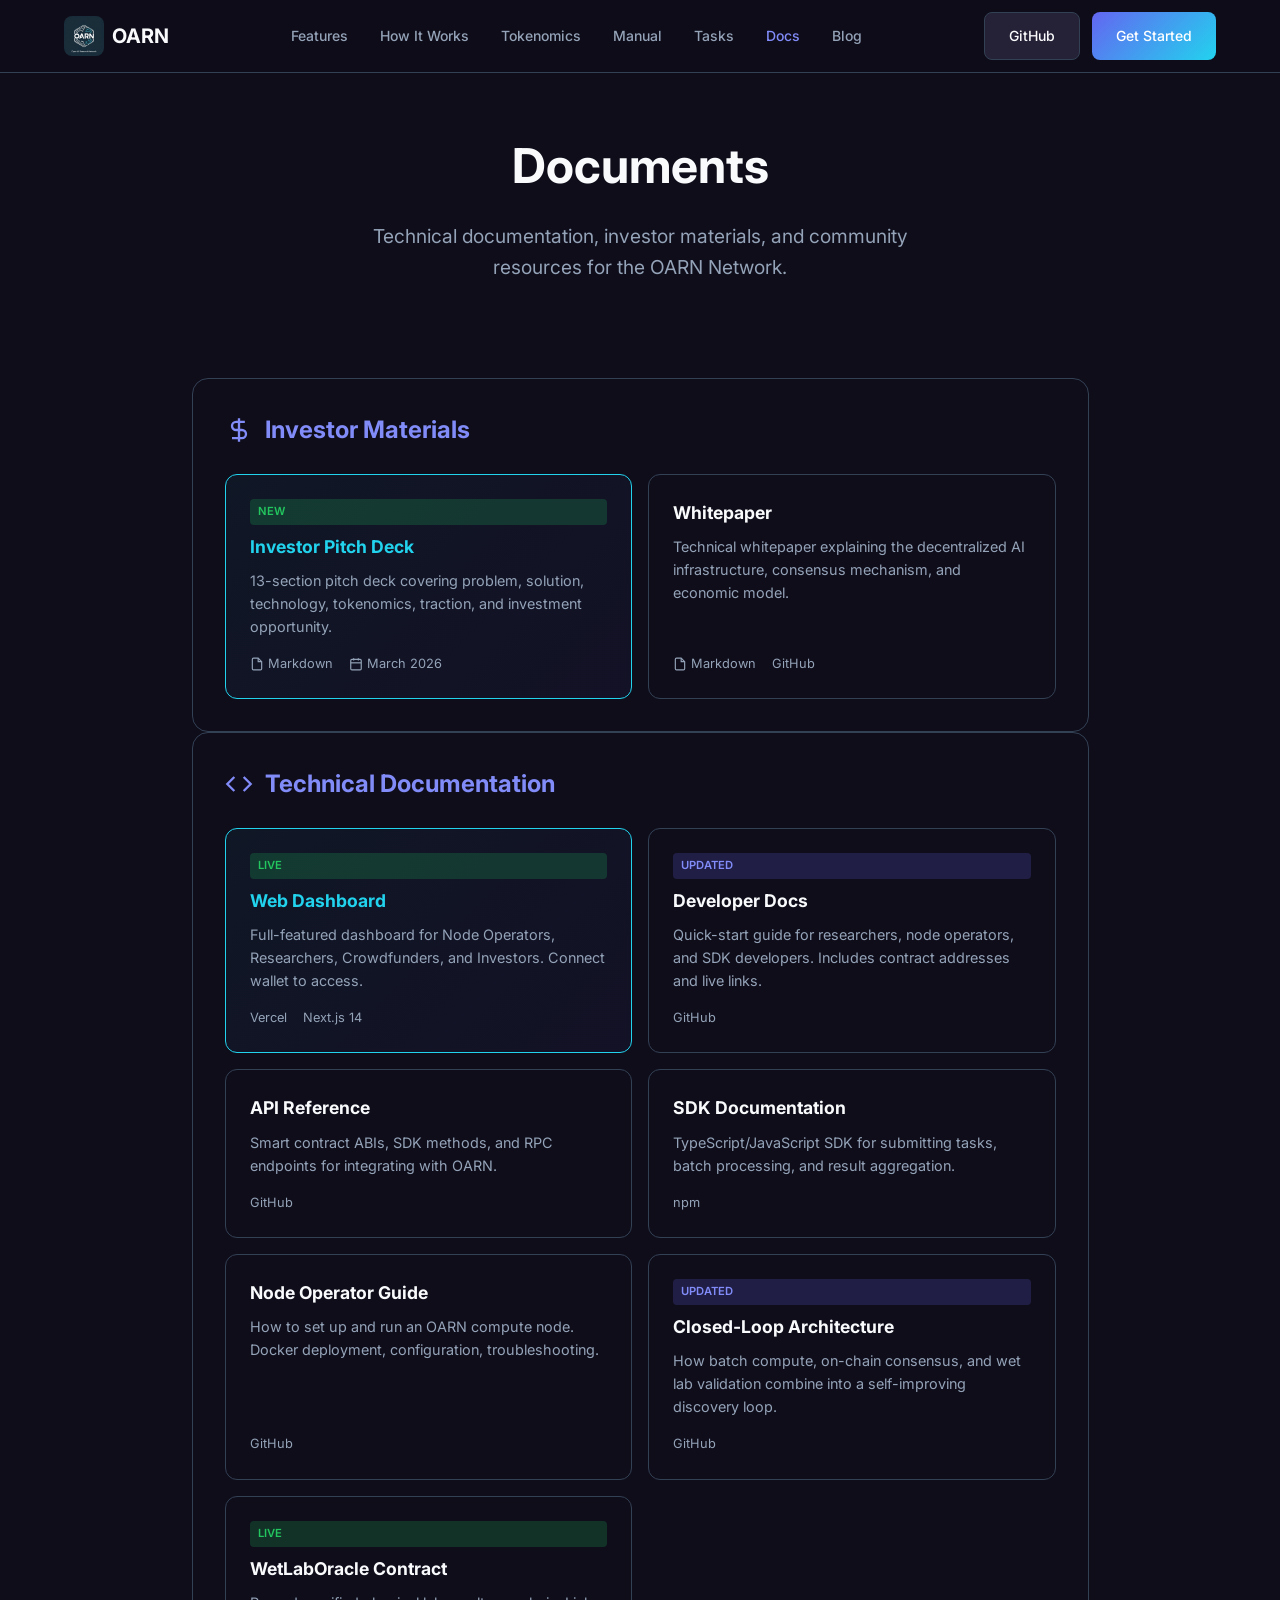
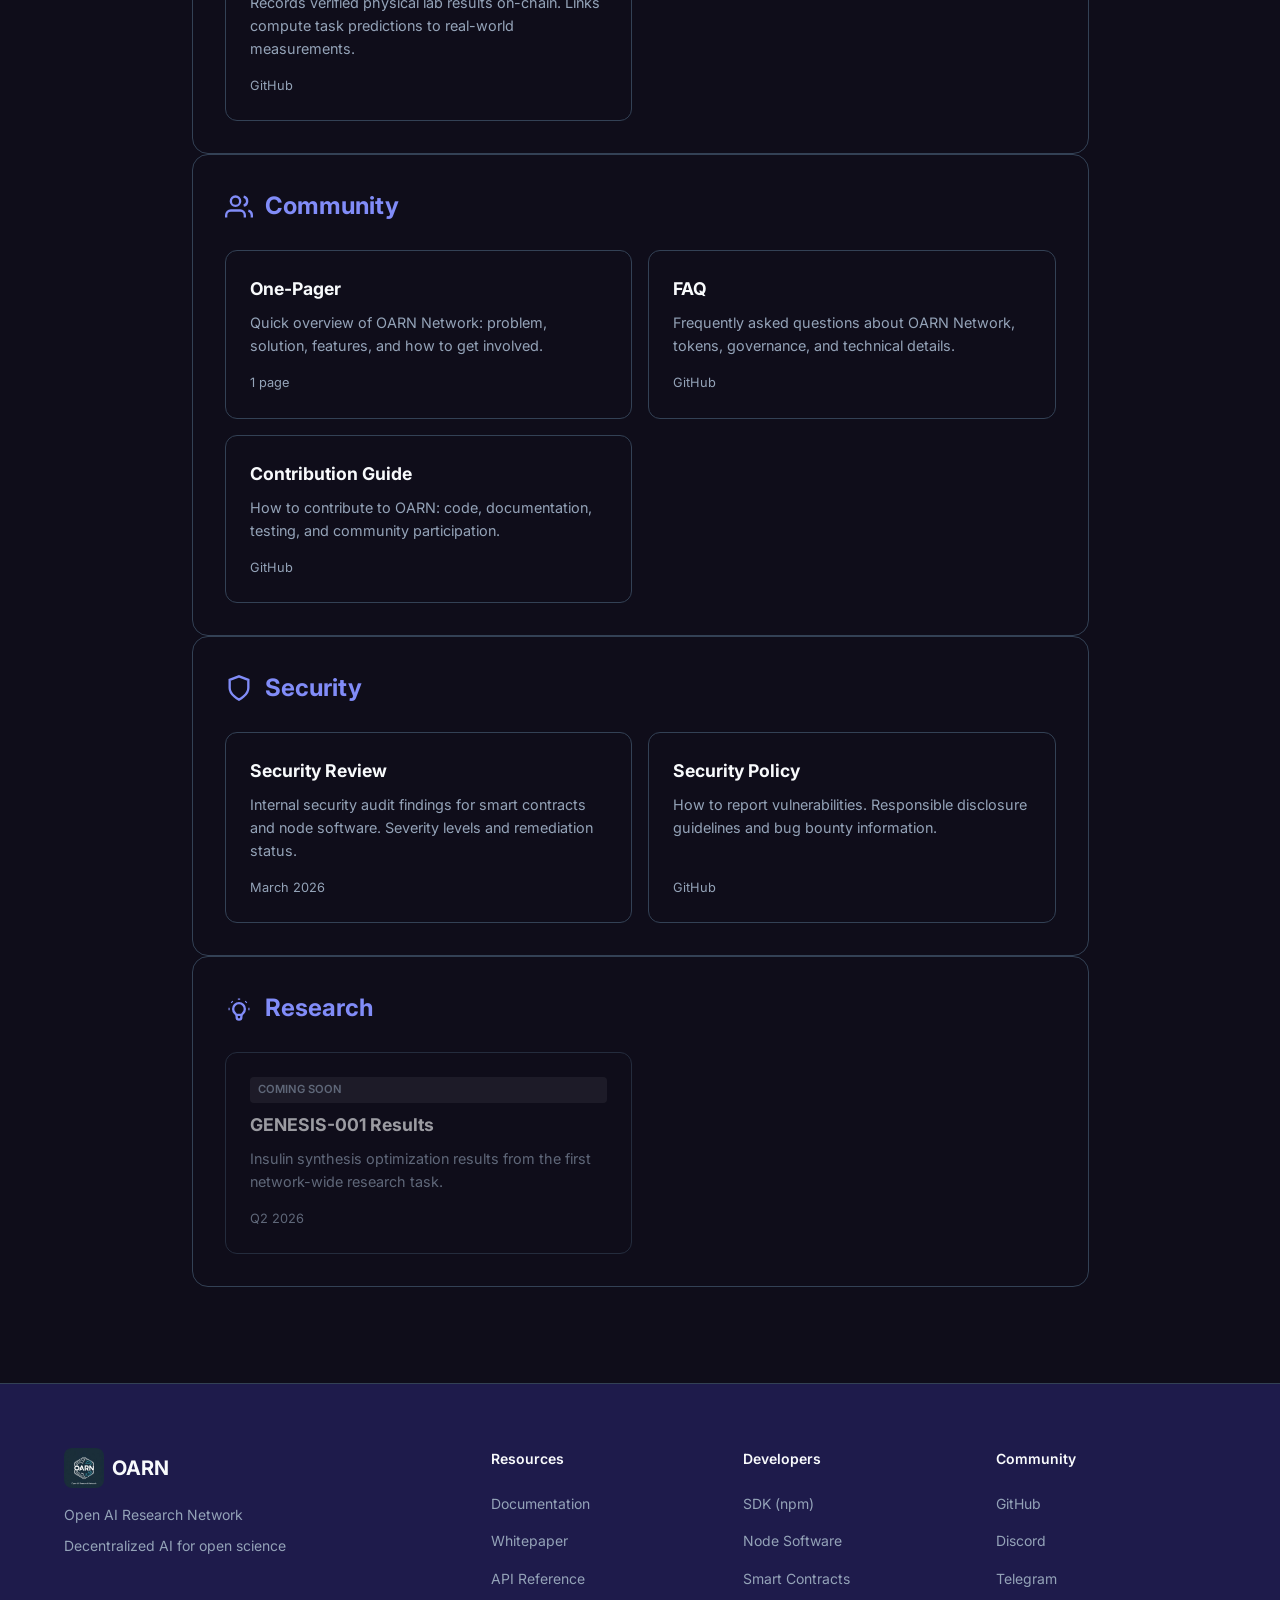
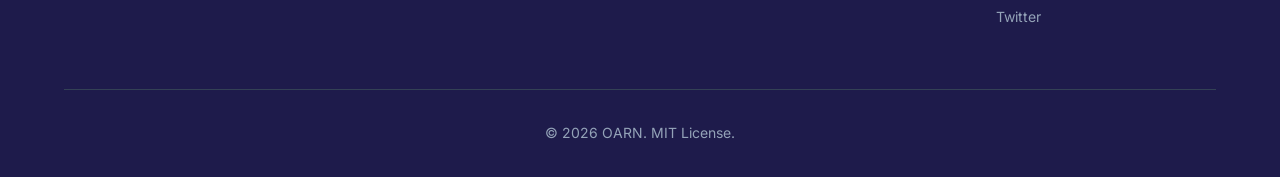
<file: docs.html>
<!DOCTYPE html>
<html lang="en">
<head>
    <meta charset="UTF-8">
    <meta name="viewport" content="width=device-width, initial-scale=1.0">
    <title>OARN - Documents</title>
    <meta name="description" content="OARN Network documentation, investor materials, and resources.">
    <link rel="icon" type="image/png" href="logo.png">
    <link rel="stylesheet" href="styles.css">
    <link rel="preconnect" href="https://fonts.googleapis.com">
    <link rel="preconnect" href="https://fonts.gstatic.com" crossorigin>
    <link href="https://fonts.googleapis.com/css2?family=Inter:wght@400;500;600;700&display=swap" rel="stylesheet">
    <style>
        .docs-hero {
            padding: 8rem 0 4rem;
            text-align: center;
        }

        .docs-hero h1 {
            font-size: 3rem;
            margin-bottom: 1rem;
        }

        .docs-hero p {
            font-size: 1.2rem;
            color: var(--text-muted);
            max-width: 600px;
            margin: 0 auto;
        }

        .docs-grid {
            display: grid;
            gap: 3rem;
            padding: 2rem 0 6rem;
        }

        .docs-category {
            background: var(--bg-card);
            border: 1px solid var(--border);
            border-radius: 16px;
            padding: 2rem;
        }

        .docs-category h2 {
            display: flex;
            align-items: center;
            gap: 0.75rem;
            font-size: 1.5rem;
            margin-bottom: 1.5rem;
            color: var(--primary-light);
        }

        .docs-category h2 svg {
            width: 28px;
            height: 28px;
        }

        .docs-list {
            display: grid;
            grid-template-columns: repeat(auto-fill, minmax(280px, 1fr));
            gap: 1rem;
        }

        .doc-card {
            background: var(--bg-dark);
            border: 1px solid var(--border);
            border-radius: 12px;
            padding: 1.5rem;
            text-decoration: none;
            transition: all 0.2s ease;
            display: flex;
            flex-direction: column;
        }

        .doc-card:hover {
            border-color: var(--primary);
            transform: translateY(-2px);
            box-shadow: 0 4px 20px rgba(99, 102, 241, 0.15);
        }

        .doc-card h3 {
            font-size: 1.1rem;
            margin-bottom: 0.5rem;
            color: var(--text);
        }

        .doc-card p {
            font-size: 0.9rem;
            color: var(--text-muted);
            margin-bottom: 1rem;
            flex-grow: 1;
        }

        .doc-meta {
            display: flex;
            gap: 1rem;
            font-size: 0.8rem;
            color: var(--text-muted);
        }

        .doc-meta span {
            display: flex;
            align-items: center;
            gap: 0.25rem;
        }

        .doc-badge {
            display: inline-block;
            padding: 0.25rem 0.5rem;
            border-radius: 4px;
            font-size: 0.7rem;
            font-weight: 600;
            text-transform: uppercase;
            margin-bottom: 0.5rem;
        }

        .badge-new {
            background: rgba(34, 197, 94, 0.2);
            color: #22c55e;
        }

        .badge-updated {
            background: rgba(99, 102, 241, 0.2);
            color: var(--primary-light);
        }

        .badge-interactive {
            background: rgba(34, 211, 238, 0.2);
            color: var(--accent);
        }

        .badge-roadmap {
            background: rgba(99, 102, 241, 0.2);
            color: #818cf8;
        }

        .doc-card.featured {
            border-color: var(--accent);
            background: linear-gradient(135deg, rgba(34, 211, 238, 0.05), rgba(99, 102, 241, 0.05));
        }

        .doc-card.featured h3 {
            color: var(--accent);
        }

        @media (max-width: 768px) {
            .docs-hero {
                padding: 6rem 0 3rem;
            }

            .docs-hero h1 {
                font-size: 2rem;
            }

            .docs-list {
                grid-template-columns: 1fr;
            }
        }
    </style>
</head>
<body>
    <!-- Navigation -->
    <nav class="navbar">
        <div class="container">
            <a href="index.html" class="logo">
                <img src="logo.png" alt="OARN Logo" class="logo-img">
                <span class="logo-text">OARN</span>
            </a>
            <ul class="nav-links">
                <li><a href="index.html#features">Features</a></li>
                <li><a href="index.html#how-it-works">How It Works</a></li>
                <li><a href="index.html#tokenomics">Tokenomics</a></li>
                <li><a href="manual.html">Manual</a></li>
                <li><a href="tasks.html">Tasks</a></li>
                <li><a href="docs.html" class="active">Docs</a></li>
                <li><a href="blog.html">Blog</a></li>
            </ul>
            <div class="nav-buttons">
                <a href="https://github.com/oarn-network" class="btn btn-secondary" target="_blank">GitHub</a>
                <a href="index.html#get-started" class="btn btn-primary">Get Started</a>
            </div>
            <button class="mobile-menu-btn" aria-label="Menu">
                <span></span>
                <span></span>
                <span></span>
            </button>
        </div>
    </nav>

    <!-- Hero -->
    <section class="docs-hero">
        <div class="container">
            <h1>Documents</h1>
            <p>Technical documentation, investor materials, and community resources for the OARN Network.</p>
        </div>
    </section>

    <!-- Documents Grid -->
    <section class="docs-grid">
        <div class="container">

            <!-- Investor Materials -->
            <div class="docs-category">
                <h2>
                    <svg viewBox="0 0 24 24" fill="none" stroke="currentColor" stroke-width="2">
                        <path d="M12 2v20M17 5H9.5a3.5 3.5 0 0 0 0 7h5a3.5 3.5 0 0 1 0 7H6"/>
                    </svg>
                    Investor Materials
                </h2>
                <div class="docs-list">
                    <a href="https://github.com/oarn-network/oarn-docs/blob/main/pitch-deck.md" target="_blank" class="doc-card featured">
                        <span class="doc-badge badge-new">New</span>
                        <h3>Investor Pitch Deck</h3>
                        <p>13-section pitch deck covering problem, solution, technology, tokenomics, traction, and investment opportunity.</p>
                        <div class="doc-meta">
                            <span>
                                <svg width="14" height="14" viewBox="0 0 24 24" fill="none" stroke="currentColor" stroke-width="2">
                                    <path d="M14 2H6a2 2 0 0 0-2 2v16a2 2 0 0 0 2 2h12a2 2 0 0 0 2-2V8z"/>
                                    <polyline points="14 2 14 8 20 8"/>
                                </svg>
                                Markdown
                            </span>
                            <span>
                                <svg width="14" height="14" viewBox="0 0 24 24" fill="none" stroke="currentColor" stroke-width="2">
                                    <rect x="3" y="4" width="18" height="18" rx="2" ry="2"/>
                                    <line x1="16" y1="2" x2="16" y2="6"/>
                                    <line x1="8" y1="2" x2="8" y2="6"/>
                                    <line x1="3" y1="10" x2="21" y2="10"/>
                                </svg>
                                March 2026
                            </span>
                        </div>
                    </a>
                    <a href="https://github.com/oarn-network/oarn-docs/blob/main/decentralized-ai-whitepaper.md" target="_blank" class="doc-card">
                        <h3>Whitepaper</h3>
                        <p>Technical whitepaper explaining the decentralized AI infrastructure, consensus mechanism, and economic model.</p>
                        <div class="doc-meta">
                            <span>
                                <svg width="14" height="14" viewBox="0 0 24 24" fill="none" stroke="currentColor" stroke-width="2">
                                    <path d="M14 2H6a2 2 0 0 0-2 2v16a2 2 0 0 0 2 2h12a2 2 0 0 0 2-2V8z"/>
                                    <polyline points="14 2 14 8 20 8"/>
                                </svg>
                                Markdown
                            </span>
                            <span>GitHub</span>
                        </div>
                    </a>
                </div>
            </div>

            <!-- Technical Documentation -->
            <div class="docs-category">
                <h2>
                    <svg viewBox="0 0 24 24" fill="none" stroke="currentColor" stroke-width="2">
                        <polyline points="16 18 22 12 16 6"/>
                        <polyline points="8 6 2 12 8 18"/>
                    </svg>
                    Technical Documentation
                </h2>
                <div class="docs-list">
                    <a href="https://oarn-dashboard.vercel.app/" target="_blank" class="doc-card featured">
                        <span class="doc-badge badge-new">Live</span>
                        <h3>Web Dashboard</h3>
                        <p>Full-featured dashboard for Node Operators, Researchers, Crowdfunders, and Investors. Connect wallet to access.</p>
                        <div class="doc-meta">
                            <span>Vercel</span>
                            <span>Next.js 14</span>
                        </div>
                    </a>
                    <a href="https://github.com/oarn-network/oarn-network/blob/main/oarn-docs/quick-start.md" target="_blank" class="doc-card">
                        <span class="doc-badge badge-updated">Updated</span>
                        <h3>Developer Docs</h3>
                        <p>Quick-start guide for researchers, node operators, and SDK developers. Includes contract addresses and live links.</p>
                        <div class="doc-meta">
                            <span>GitHub</span>
                        </div>
                    </a>
                    <a href="https://github.com/oarn-network/oarn-docs/blob/main/api-reference.md" target="_blank" class="doc-card">
                        <h3>API Reference</h3>
                        <p>Smart contract ABIs, SDK methods, and RPC endpoints for integrating with OARN.</p>
                        <div class="doc-meta">
                            <span>GitHub</span>
                        </div>
                    </a>
                    <a href="https://www.npmjs.com/package/@oarnnetwork/sdk" target="_blank" class="doc-card">
                        <h3>SDK Documentation</h3>
                        <p>TypeScript/JavaScript SDK for submitting tasks, batch processing, and result aggregation.</p>
                        <div class="doc-meta">
                            <span>npm</span>
                        </div>
                    </a>
                    <a href="https://github.com/oarn-network/oarn-node" target="_blank" class="doc-card">
                        <h3>Node Operator Guide</h3>
                        <p>How to set up and run an OARN compute node. Docker deployment, configuration, troubleshooting.</p>
                        <div class="doc-meta">
                            <span>GitHub</span>
                        </div>
                    </a>
                    <a href="https://github.com/oarn-network/oarn-network/blob/main/oarn-docs/architecture.md" target="_blank" class="doc-card">
                        <span class="doc-badge badge-updated">Updated</span>
                        <h3>Closed-Loop Architecture</h3>
                        <p>How batch compute, on-chain consensus, and wet lab validation combine into a self-improving discovery loop.</p>
                        <div class="doc-meta">
                            <span>GitHub</span>
                        </div>
                    </a>
                    <a href="https://github.com/oarn-network/oarn-network/blob/main/oarn-contracts/contracts/WetLabOracle.sol" target="_blank" class="doc-card">
                        <span class="doc-badge badge-new">Live</span>
                        <h3>WetLabOracle Contract</h3>
                        <p>Records verified physical lab results on-chain. Links compute task predictions to real-world measurements.</p>
                        <div class="doc-meta">
                            <span>GitHub</span>
                        </div>
                    </a>
                </div>
            </div>

            <!-- Community -->
            <div class="docs-category">
                <h2>
                    <svg viewBox="0 0 24 24" fill="none" stroke="currentColor" stroke-width="2">
                        <path d="M17 21v-2a4 4 0 0 0-4-4H5a4 4 0 0 0-4 4v2"/>
                        <circle cx="9" cy="7" r="4"/>
                        <path d="M23 21v-2a4 4 0 0 0-3-3.87"/>
                        <path d="M16 3.13a4 4 0 0 1 0 7.75"/>
                    </svg>
                    Community
                </h2>
                <div class="docs-list">
                    <a href="https://github.com/oarn-network/oarn-docs/blob/main/one-pager.md" target="_blank" class="doc-card">
                        <h3>One-Pager</h3>
                        <p>Quick overview of OARN Network: problem, solution, features, and how to get involved.</p>
                        <div class="doc-meta">
                            <span>1 page</span>
                        </div>
                    </a>
                    <a href="https://github.com/oarn-network/oarn-docs/blob/main/faq.md" target="_blank" class="doc-card">
                        <h3>FAQ</h3>
                        <p>Frequently asked questions about OARN Network, tokens, governance, and technical details.</p>
                        <div class="doc-meta">
                            <span>GitHub</span>
                        </div>
                    </a>
                    <a href="https://github.com/oarn-network/oarn-docs/blob/main/CONTRIBUTING.md" target="_blank" class="doc-card">
                        <h3>Contribution Guide</h3>
                        <p>How to contribute to OARN: code, documentation, testing, and community participation.</p>
                        <div class="doc-meta">
                            <span>GitHub</span>
                        </div>
                    </a>
                </div>
            </div>

            <!-- Security -->
            <div class="docs-category">
                <h2>
                    <svg viewBox="0 0 24 24" fill="none" stroke="currentColor" stroke-width="2">
                        <path d="M12 22s8-4 8-10V5l-8-3-8 3v7c0 6 8 10 8 10z"/>
                    </svg>
                    Security
                </h2>
                <div class="docs-list">
                    <a href="https://github.com/oarn-network/oarn-docs/blob/main/security-review.md" target="_blank" class="doc-card">
                        <h3>Security Review</h3>
                        <p>Internal security audit findings for smart contracts and node software. Severity levels and remediation status.</p>
                        <div class="doc-meta">
                            <span>March 2026</span>
                        </div>
                    </a>
                    <a href="https://github.com/oarn-network/oarn-contracts/security" target="_blank" class="doc-card">
                        <h3>Security Policy</h3>
                        <p>How to report vulnerabilities. Responsible disclosure guidelines and bug bounty information.</p>
                        <div class="doc-meta">
                            <span>GitHub</span>
                        </div>
                    </a>
                </div>
            </div>

            <!-- Research -->
            <div class="docs-category">
                <h2>
                    <svg viewBox="0 0 24 24" fill="none" stroke="currentColor" stroke-width="2">
                        <path d="M9.663 17h4.673M12 3v1m6.364 1.636l-.707.707M21 12h-1M4 12H3m3.343-5.657l-.707-.707m2.828 9.9a5 5 0 117.072 0l-.548.547A3.374 3.374 0 0014 18.469V19a2 2 0 11-4 0v-.531c0-.895-.356-1.754-.988-2.386l-.548-.547z"/>
                    </svg>
                    Research
                </h2>
                <div class="docs-list">
                    <a href="#" class="doc-card" style="opacity: 0.6; pointer-events: none;">
                        <span class="doc-badge" style="background: rgba(255,255,255,0.1); color: var(--text-muted);">Coming Soon</span>
                        <h3>GENESIS-001 Results</h3>
                        <p>Insulin synthesis optimization results from the first network-wide research task.</p>
                        <div class="doc-meta">
                            <span>Q2 2026</span>
                        </div>
                    </a>
                </div>
            </div>

        </div>
    </section>

    <!-- Footer -->
    <footer class="footer">
        <div class="container">
            <div class="footer-content">
                <div class="footer-brand">
                    <a href="index.html" class="logo">
                        <img src="logo.png" alt="OARN Logo" class="logo-img">
                        <span class="logo-text">OARN</span>
                    </a>
                    <p>Open AI Research Network</p>
                    <p class="footer-tagline">Decentralized AI for open science</p>
                </div>
                <div class="footer-links">
                    <div class="footer-column">
                        <h4>Resources</h4>
                        <ul>
                            <li><a href="https://github.com/oarn-network/oarn-docs">Documentation</a></li>
                            <li><a href="https://github.com/oarn-network/oarn-docs/blob/main/decentralized-ai-whitepaper.md">Whitepaper</a></li>
                            <li><a href="https://github.com/oarn-network/oarn-docs/blob/main/api-reference.md">API Reference</a></li>
                        </ul>
                    </div>
                    <div class="footer-column">
                        <h4>Developers</h4>
                        <ul>
                            <li><a href="https://www.npmjs.com/package/@oarnnetwork/sdk">SDK (npm)</a></li>
                            <li><a href="https://github.com/oarn-network/oarn-node">Node Software</a></li>
                            <li><a href="https://github.com/oarn-network/oarn-contracts">Smart Contracts</a></li>
                        </ul>
                    </div>
                    <div class="footer-column">
                        <h4>Community</h4>
                        <ul>
                            <li><a href="https://github.com/oarn-network" target="_blank">GitHub</a></li>
                            <li><a href="https://discord.gg/RsrQwNvt" target="_blank">Discord</a></li>
                            <li><a href="https://t.me/OARNNetwork" target="_blank">Telegram</a></li>
                            <li><a href="https://twitter.com/OARNNetwork" target="_blank">Twitter</a></li>
                        </ul>
                    </div>
                </div>
            </div>
            <div class="footer-bottom">
                <p>&copy; 2026 OARN. MIT License.</p>
            </div>
        </div>
    </footer>

    <script src="script.js"></script>
</body>
</html>
</file>
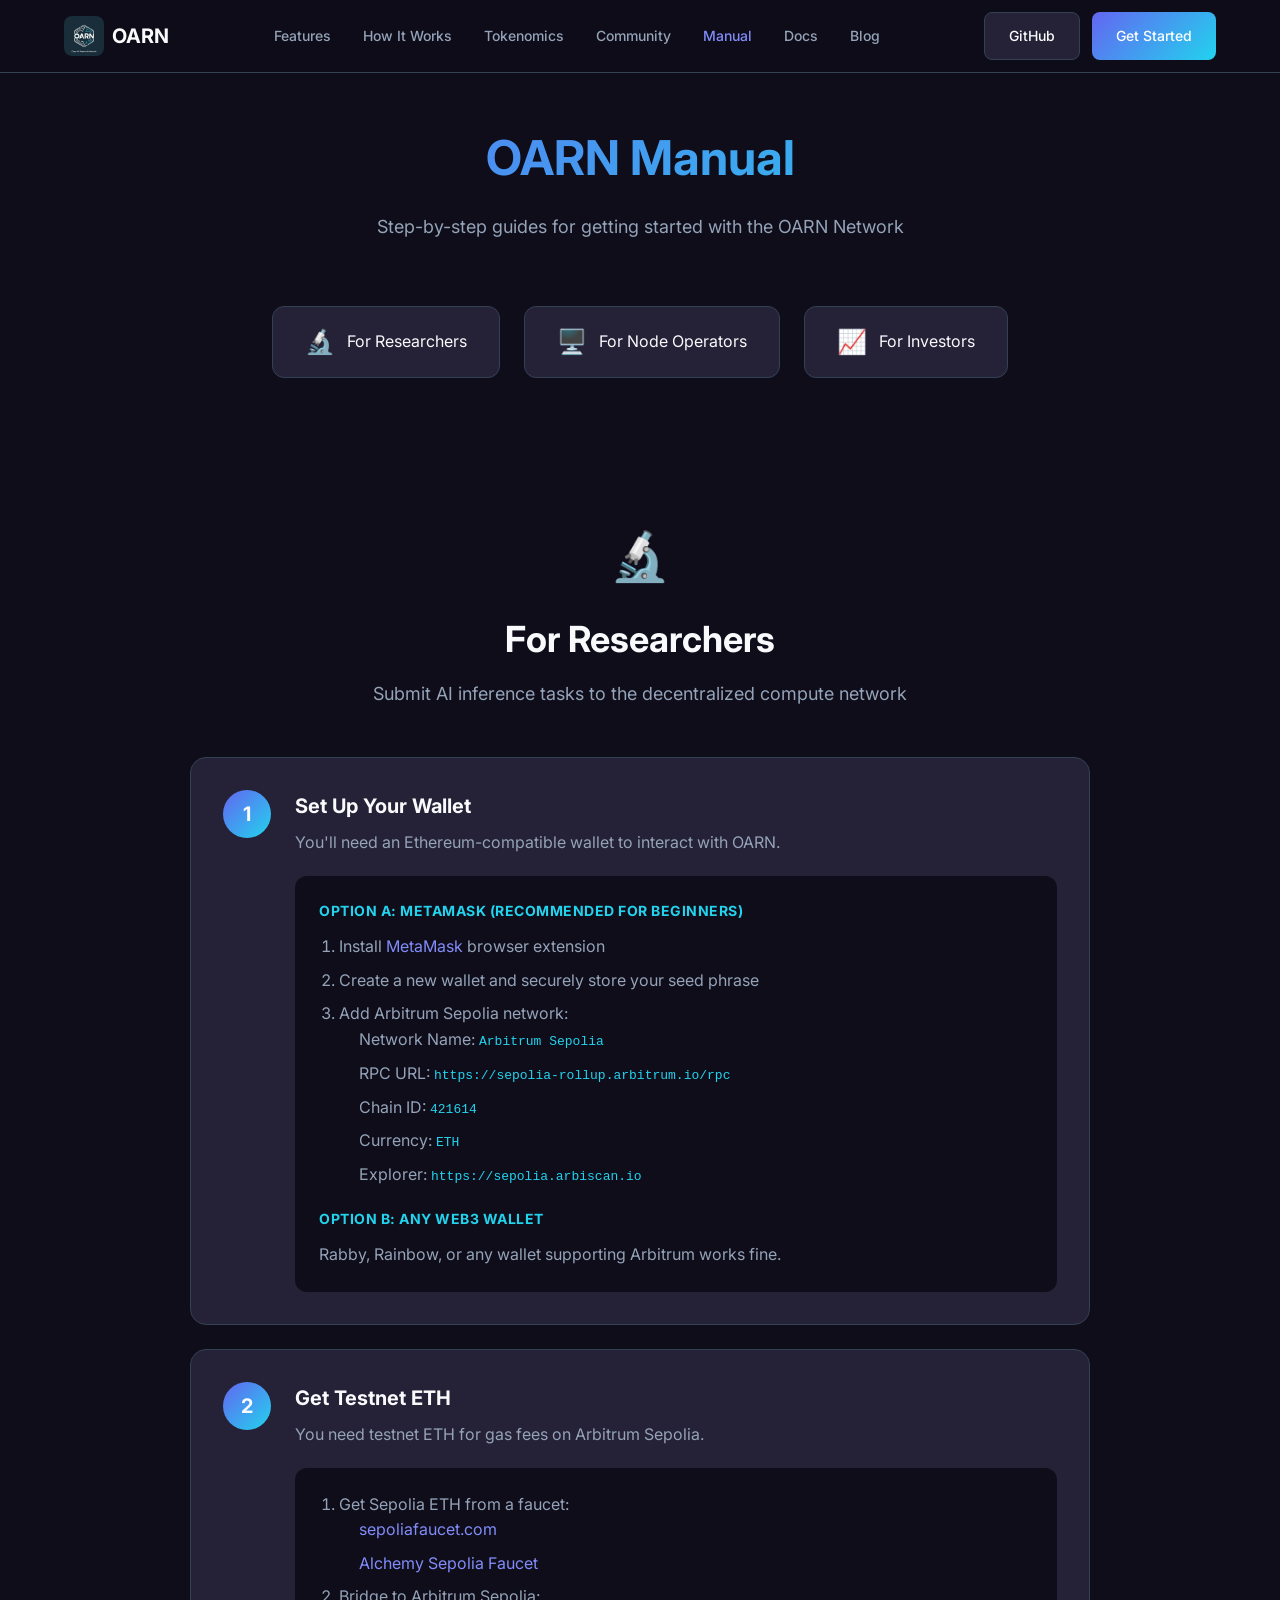
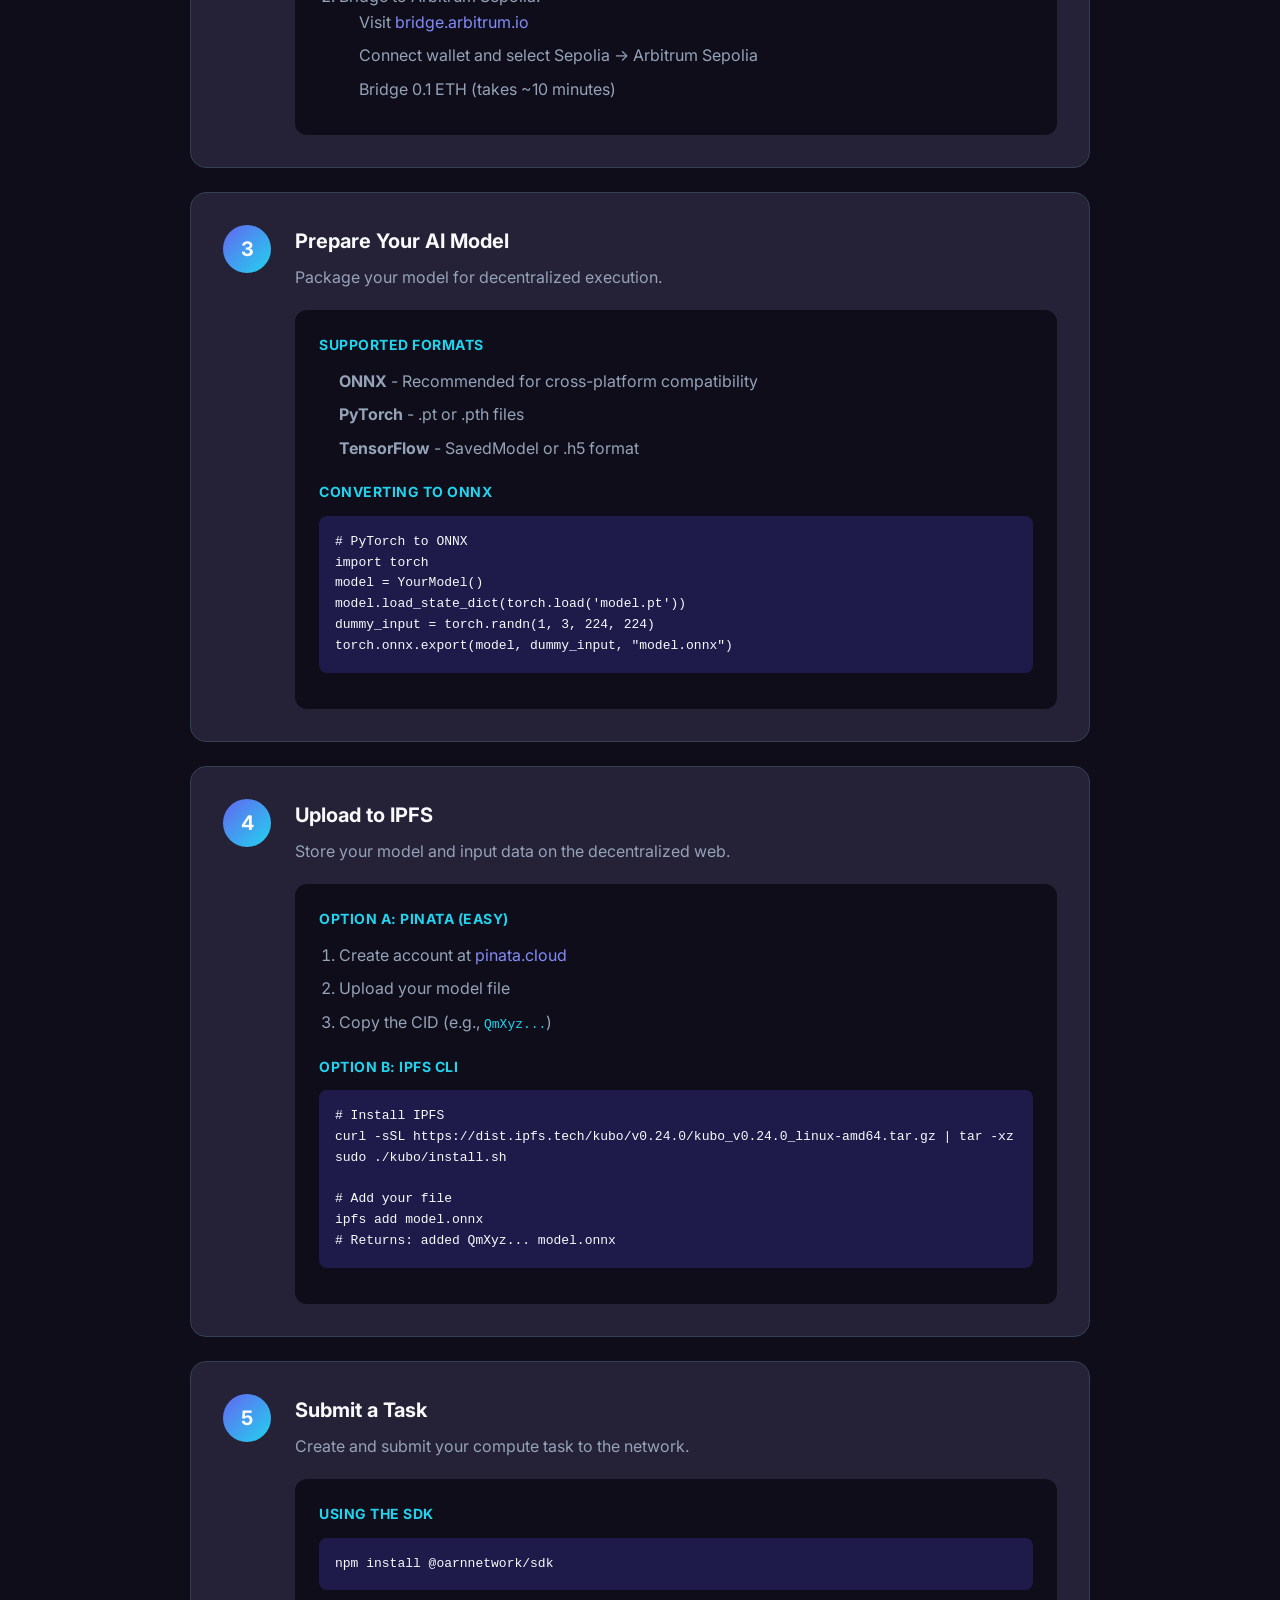
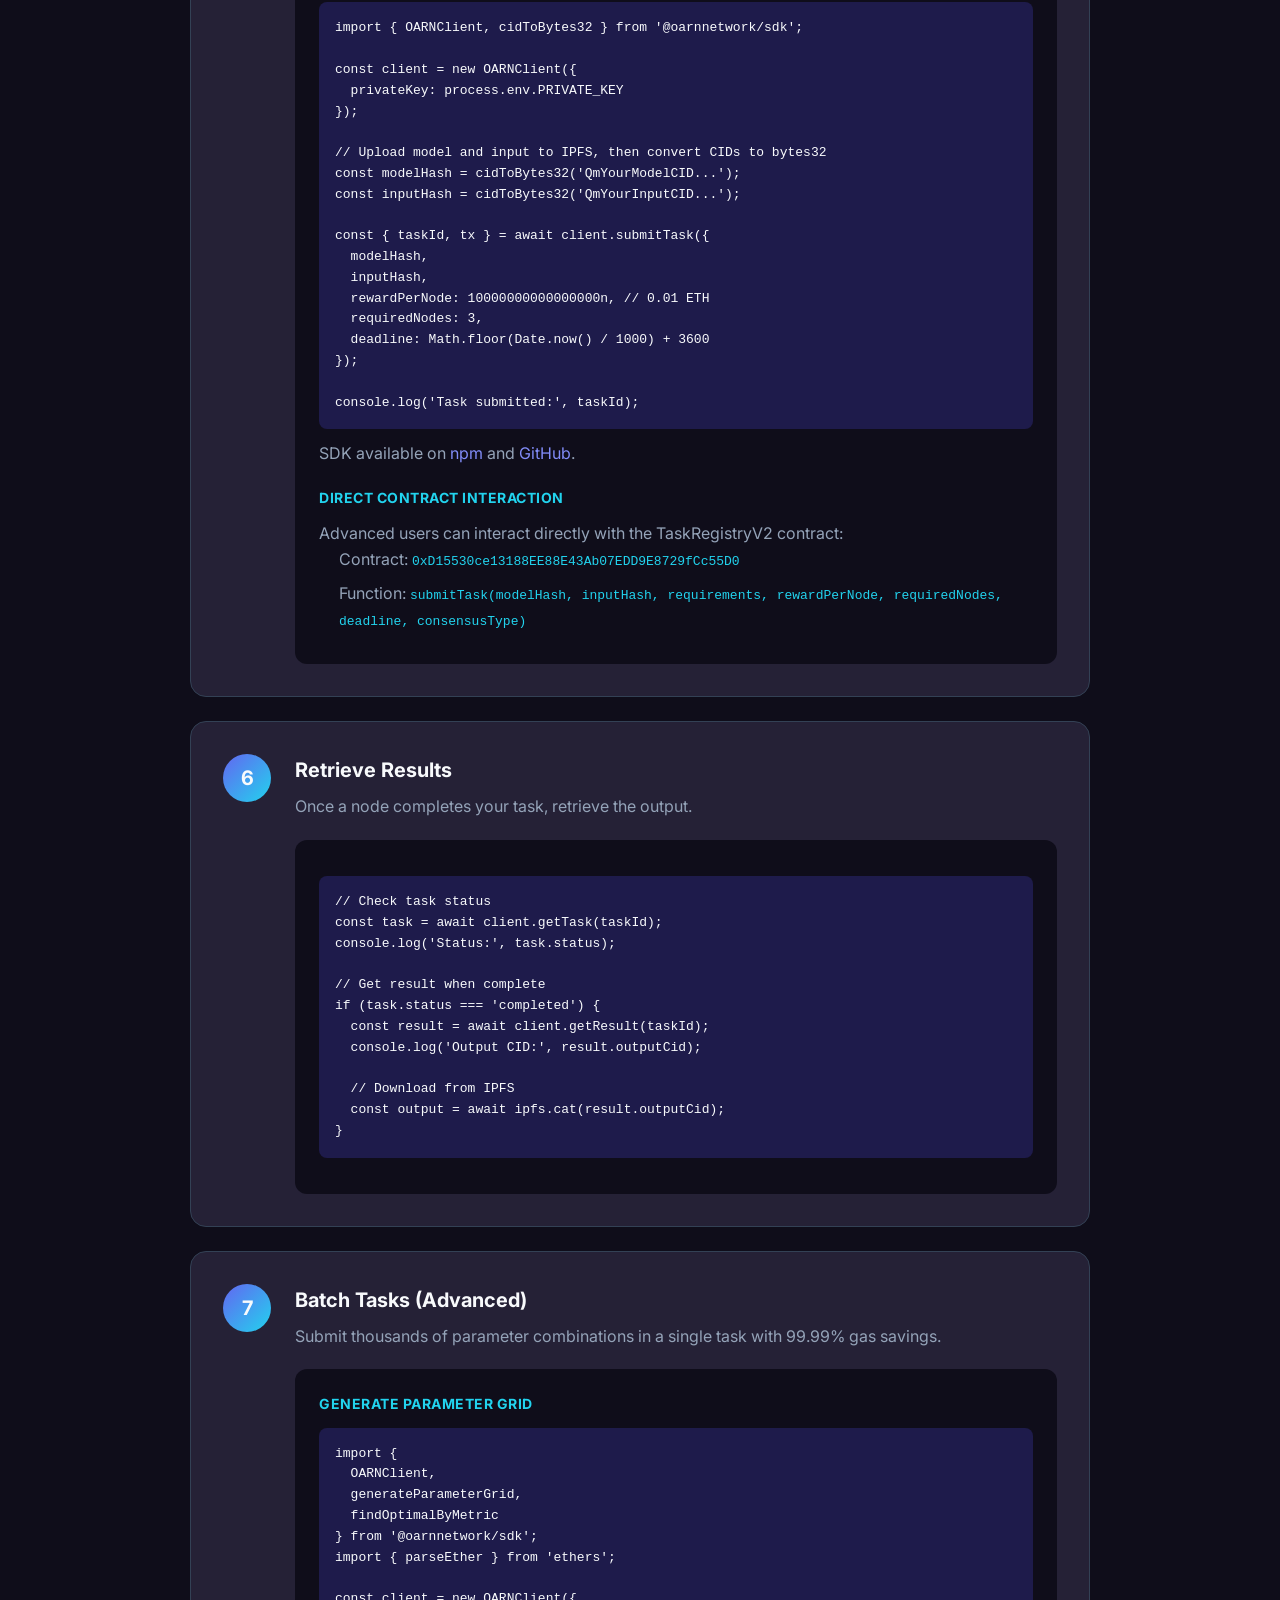
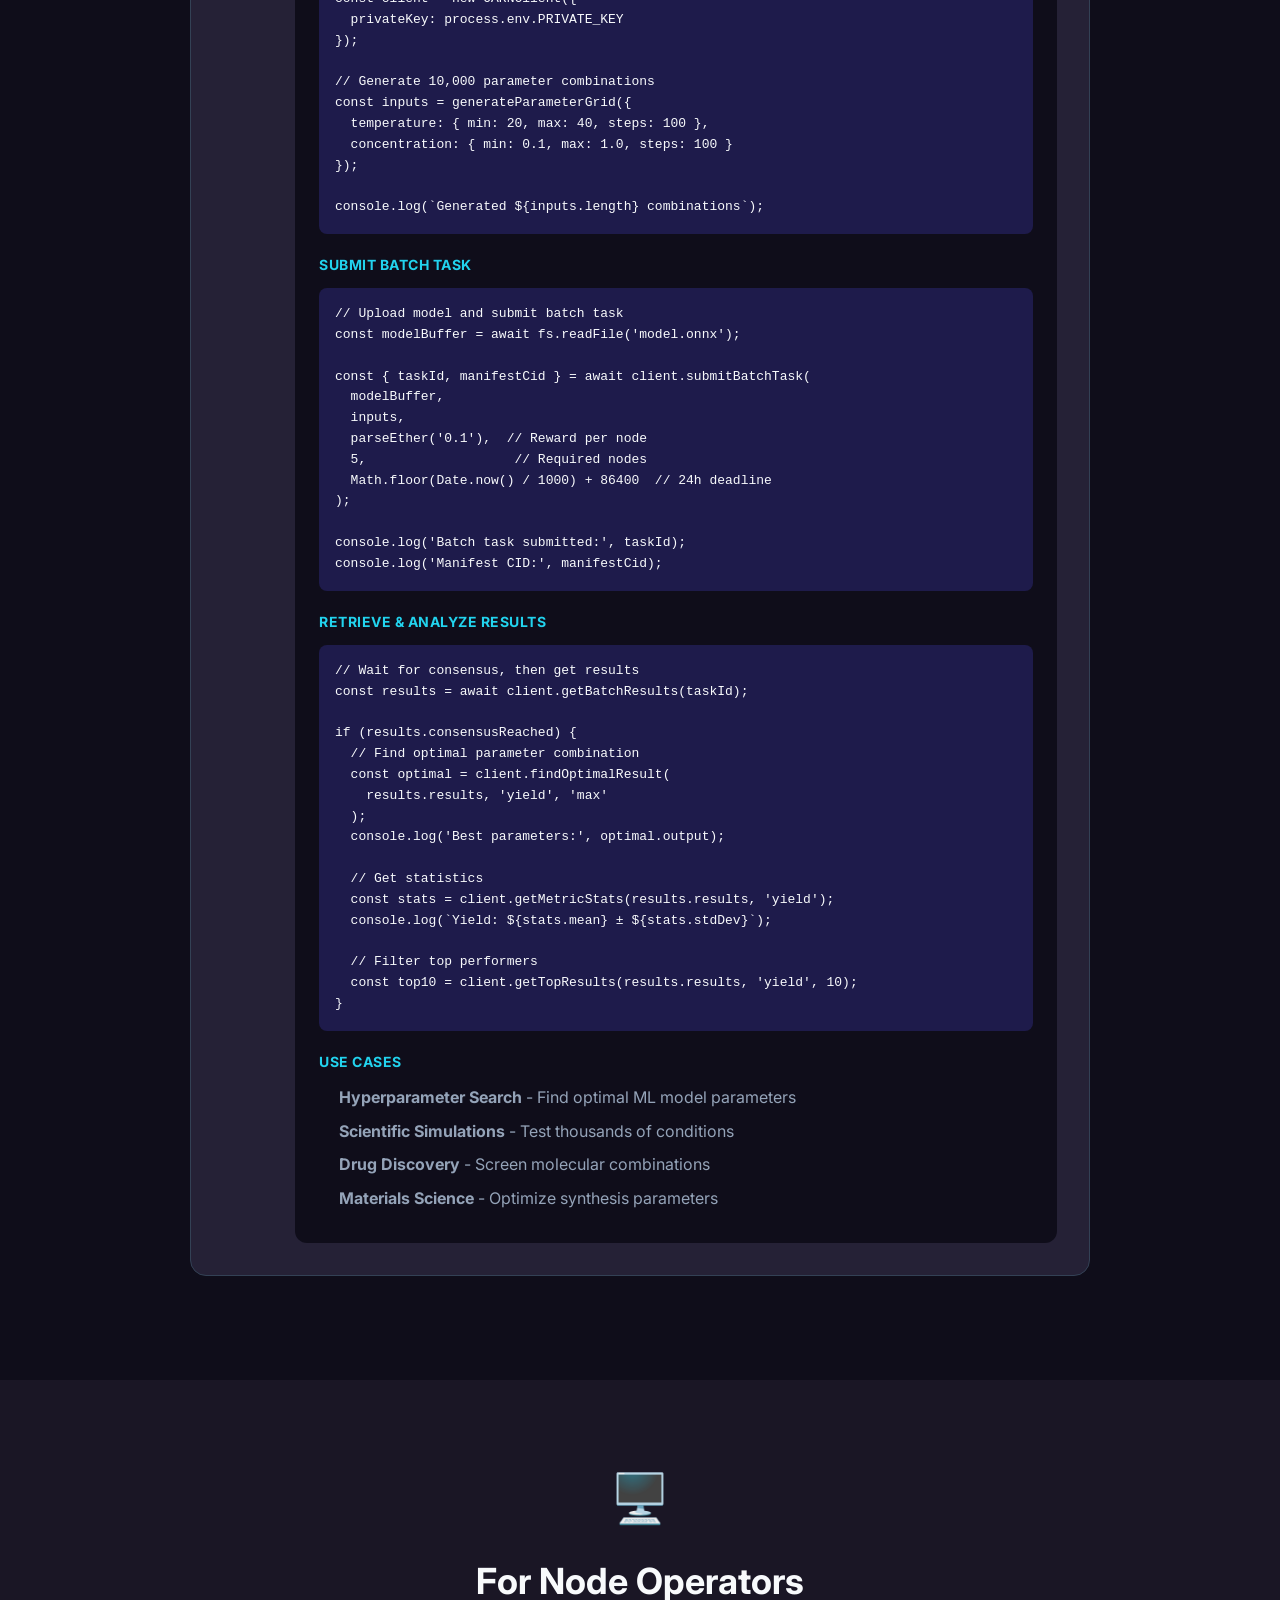
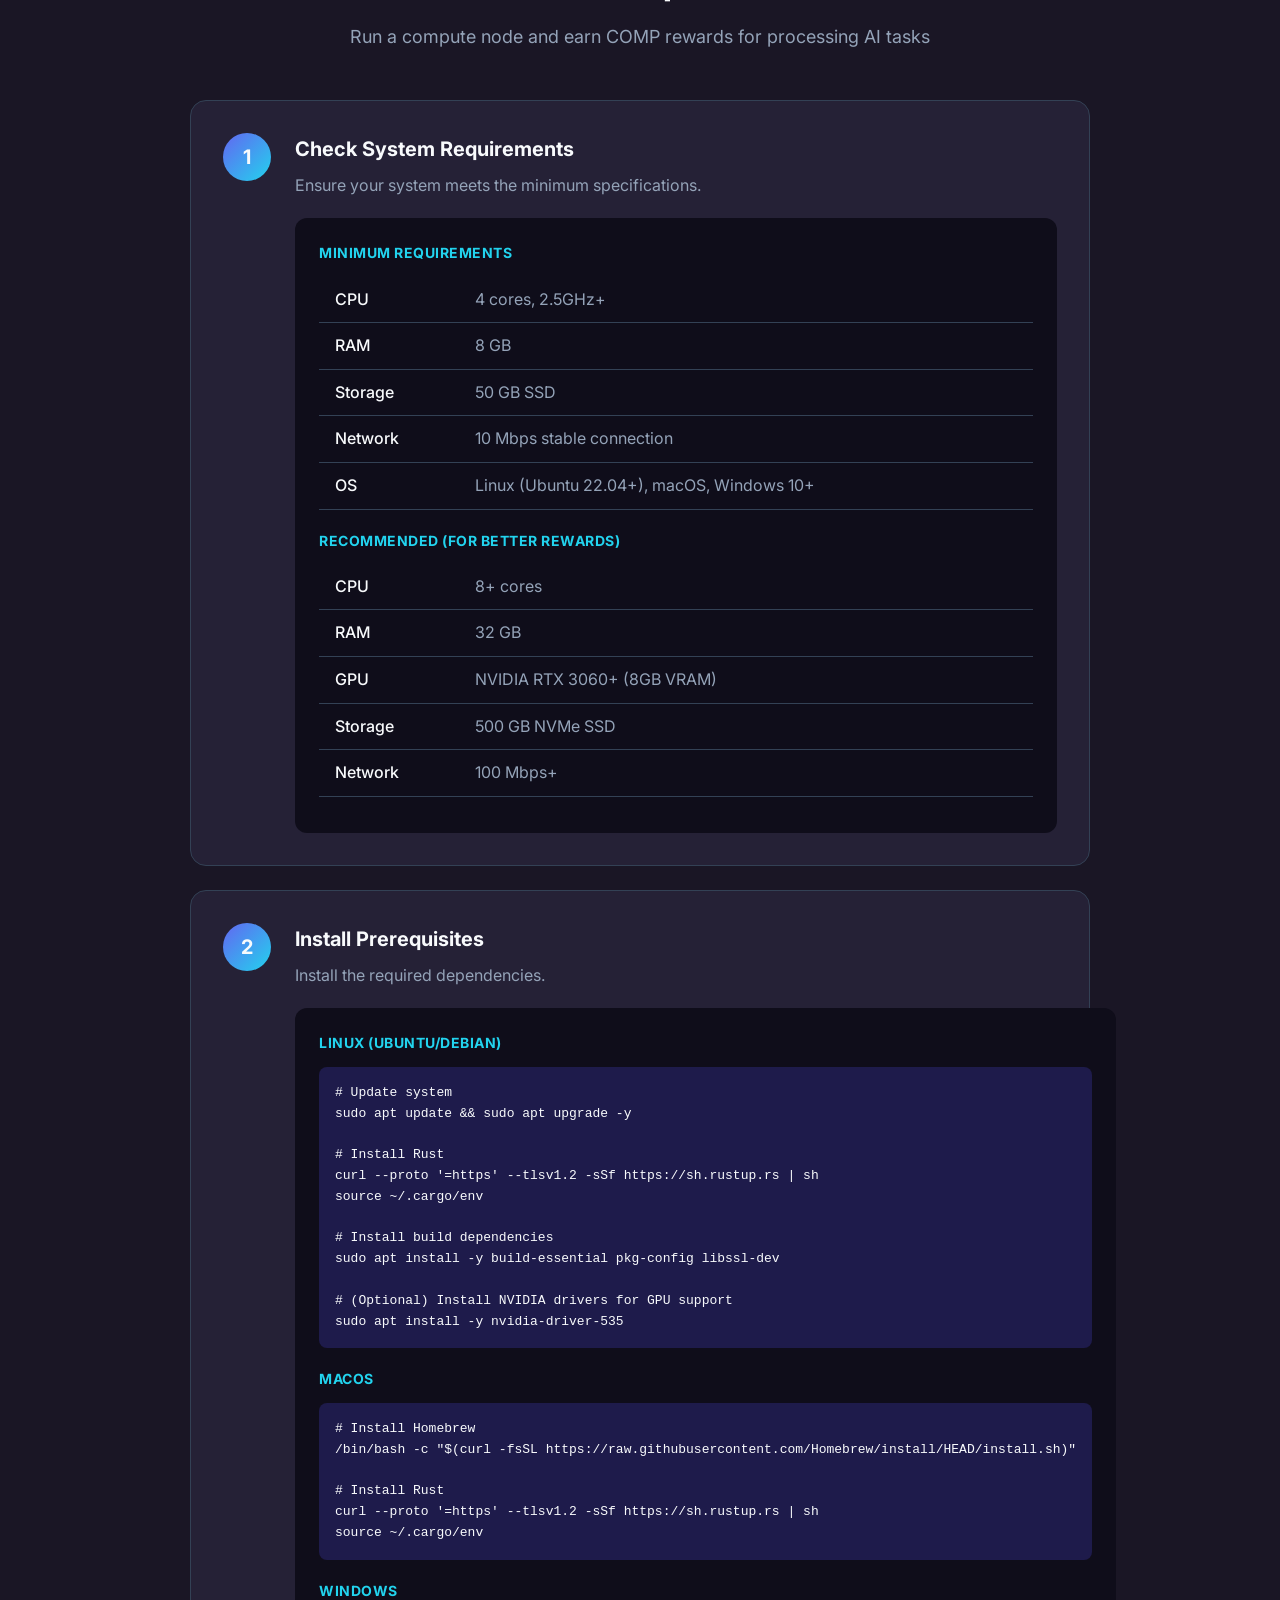
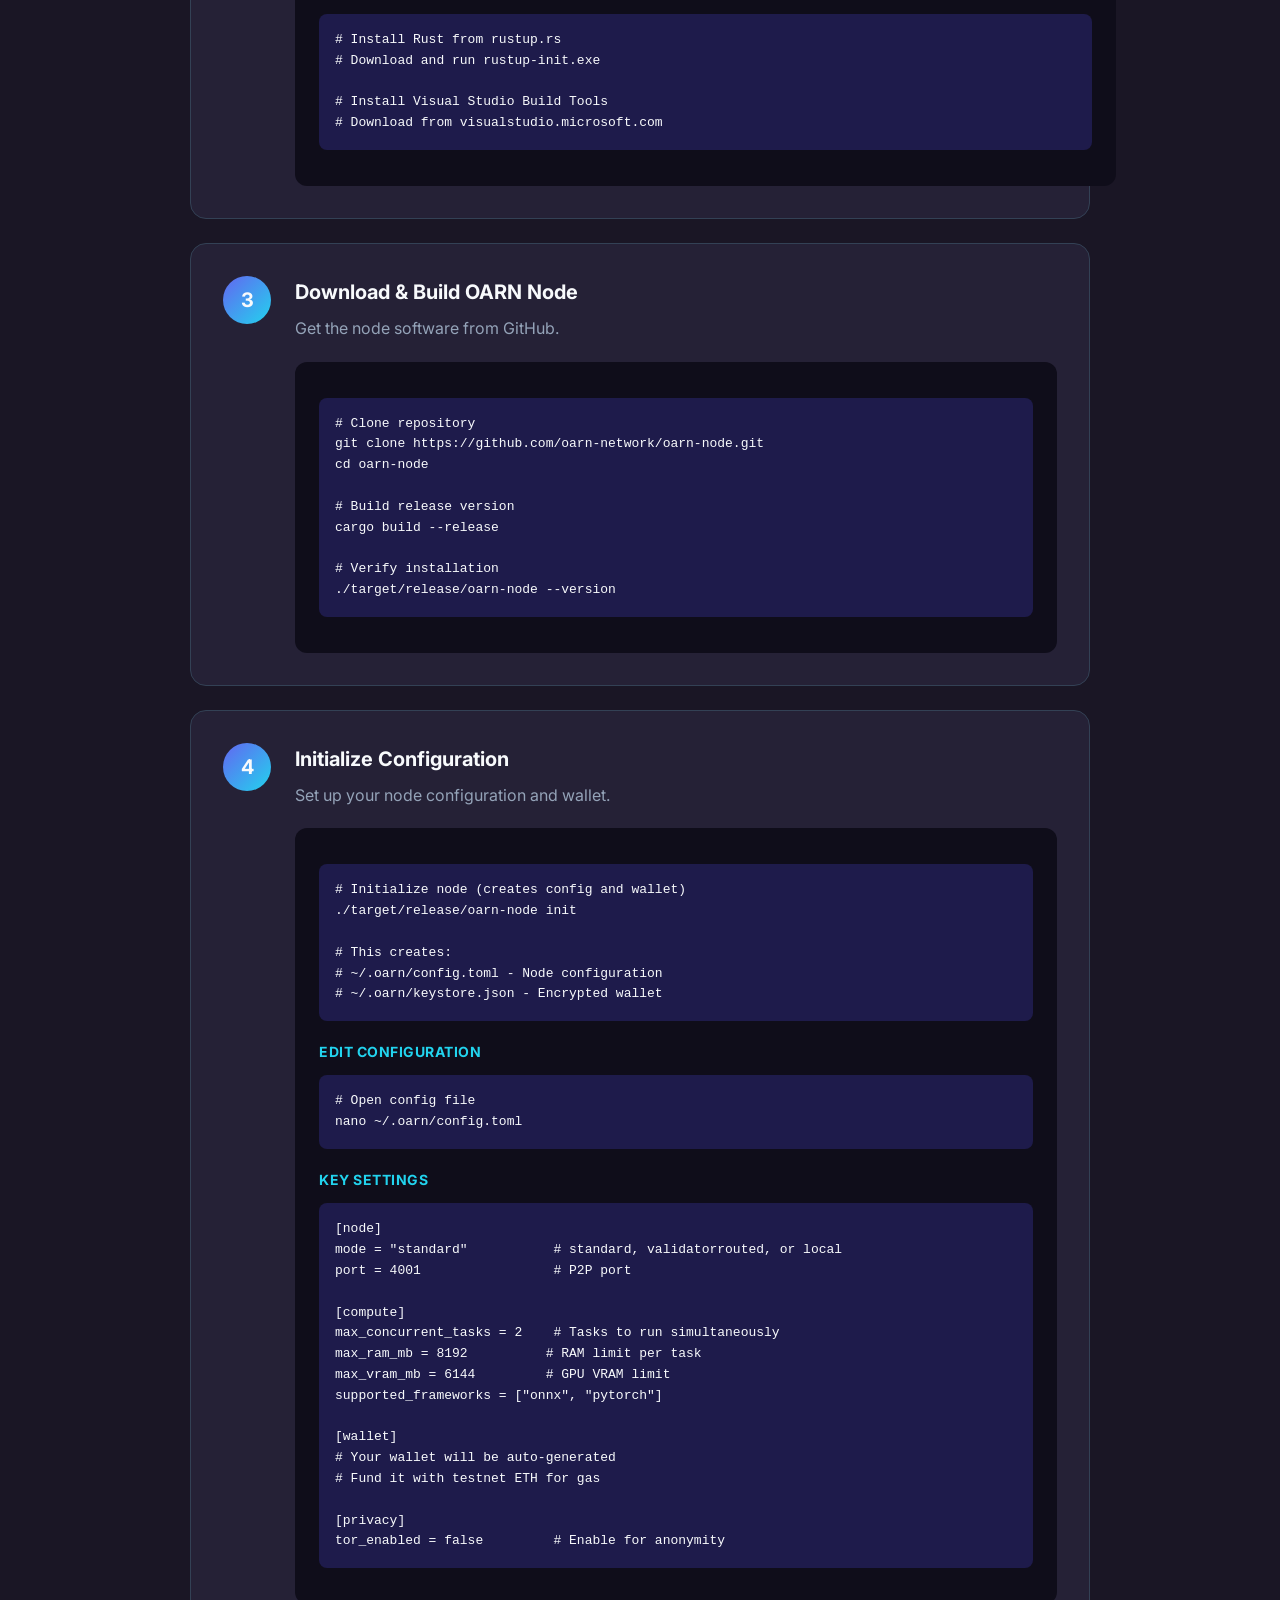
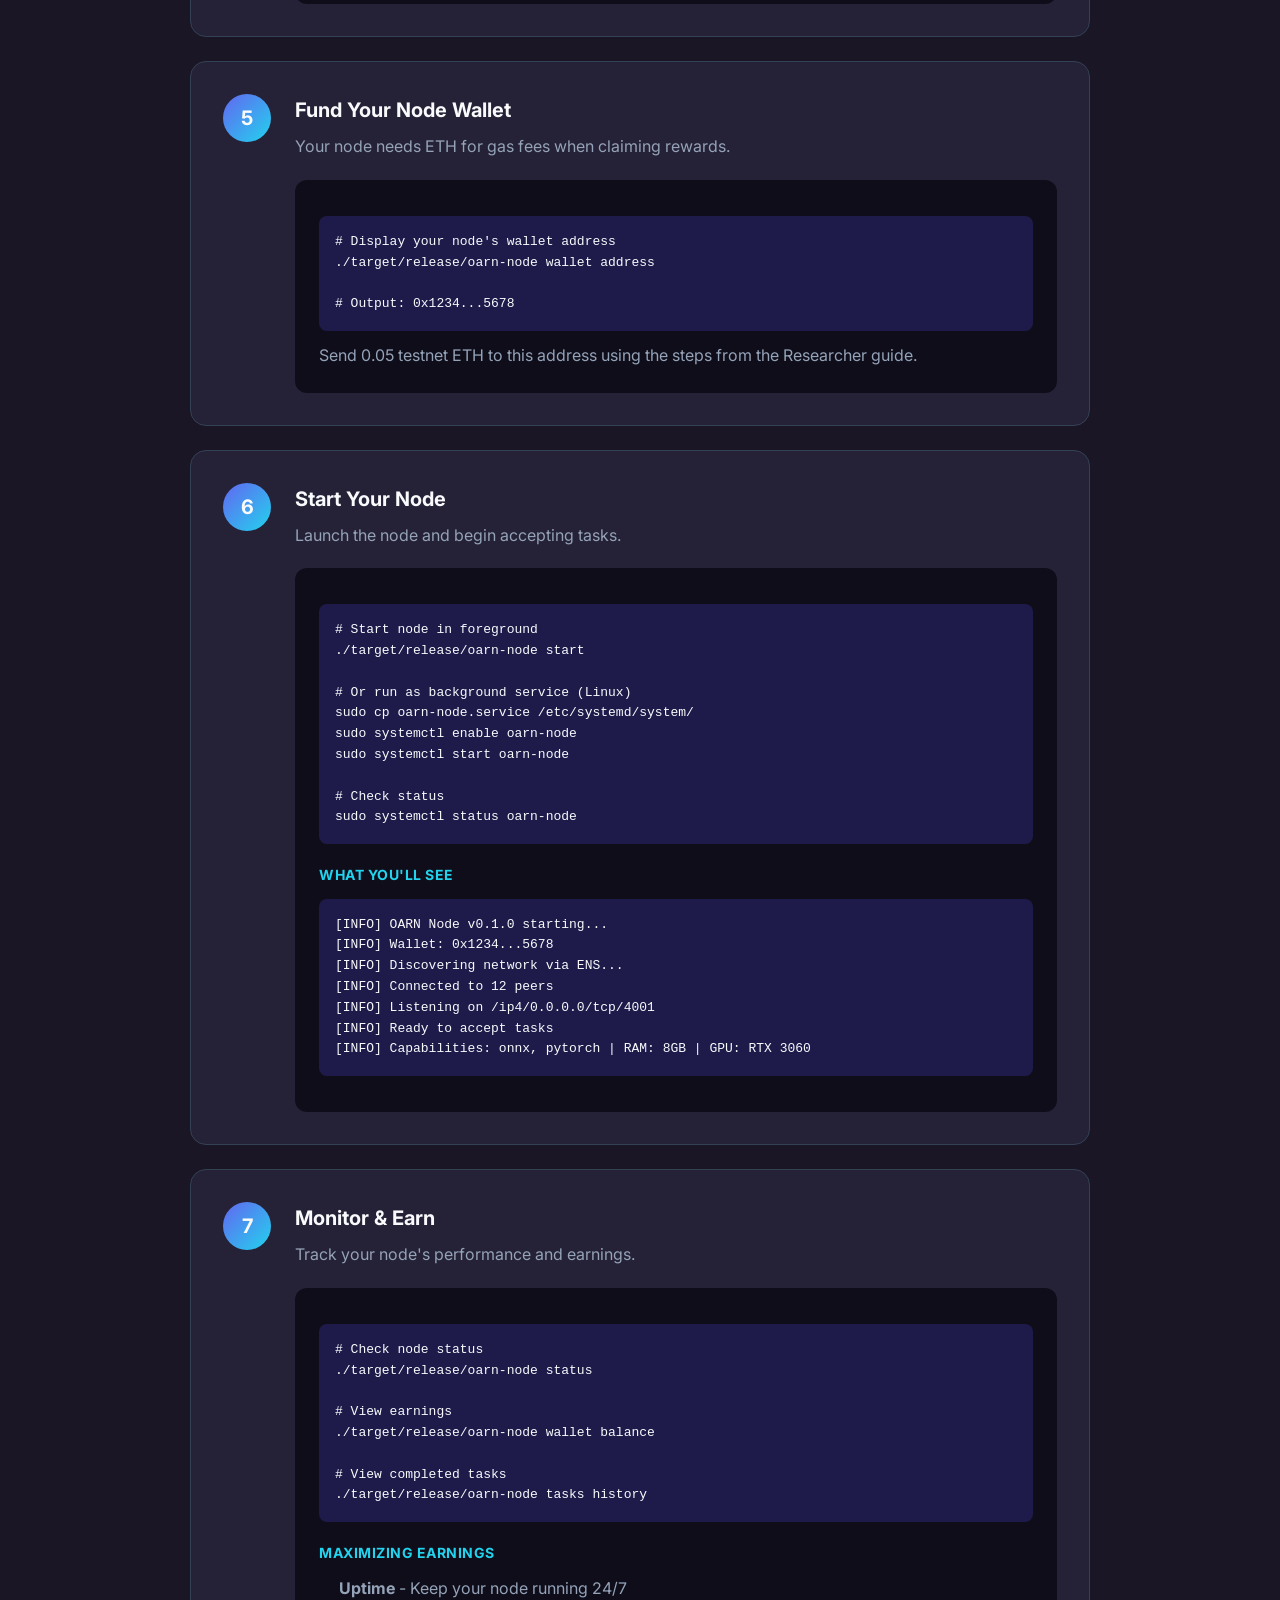
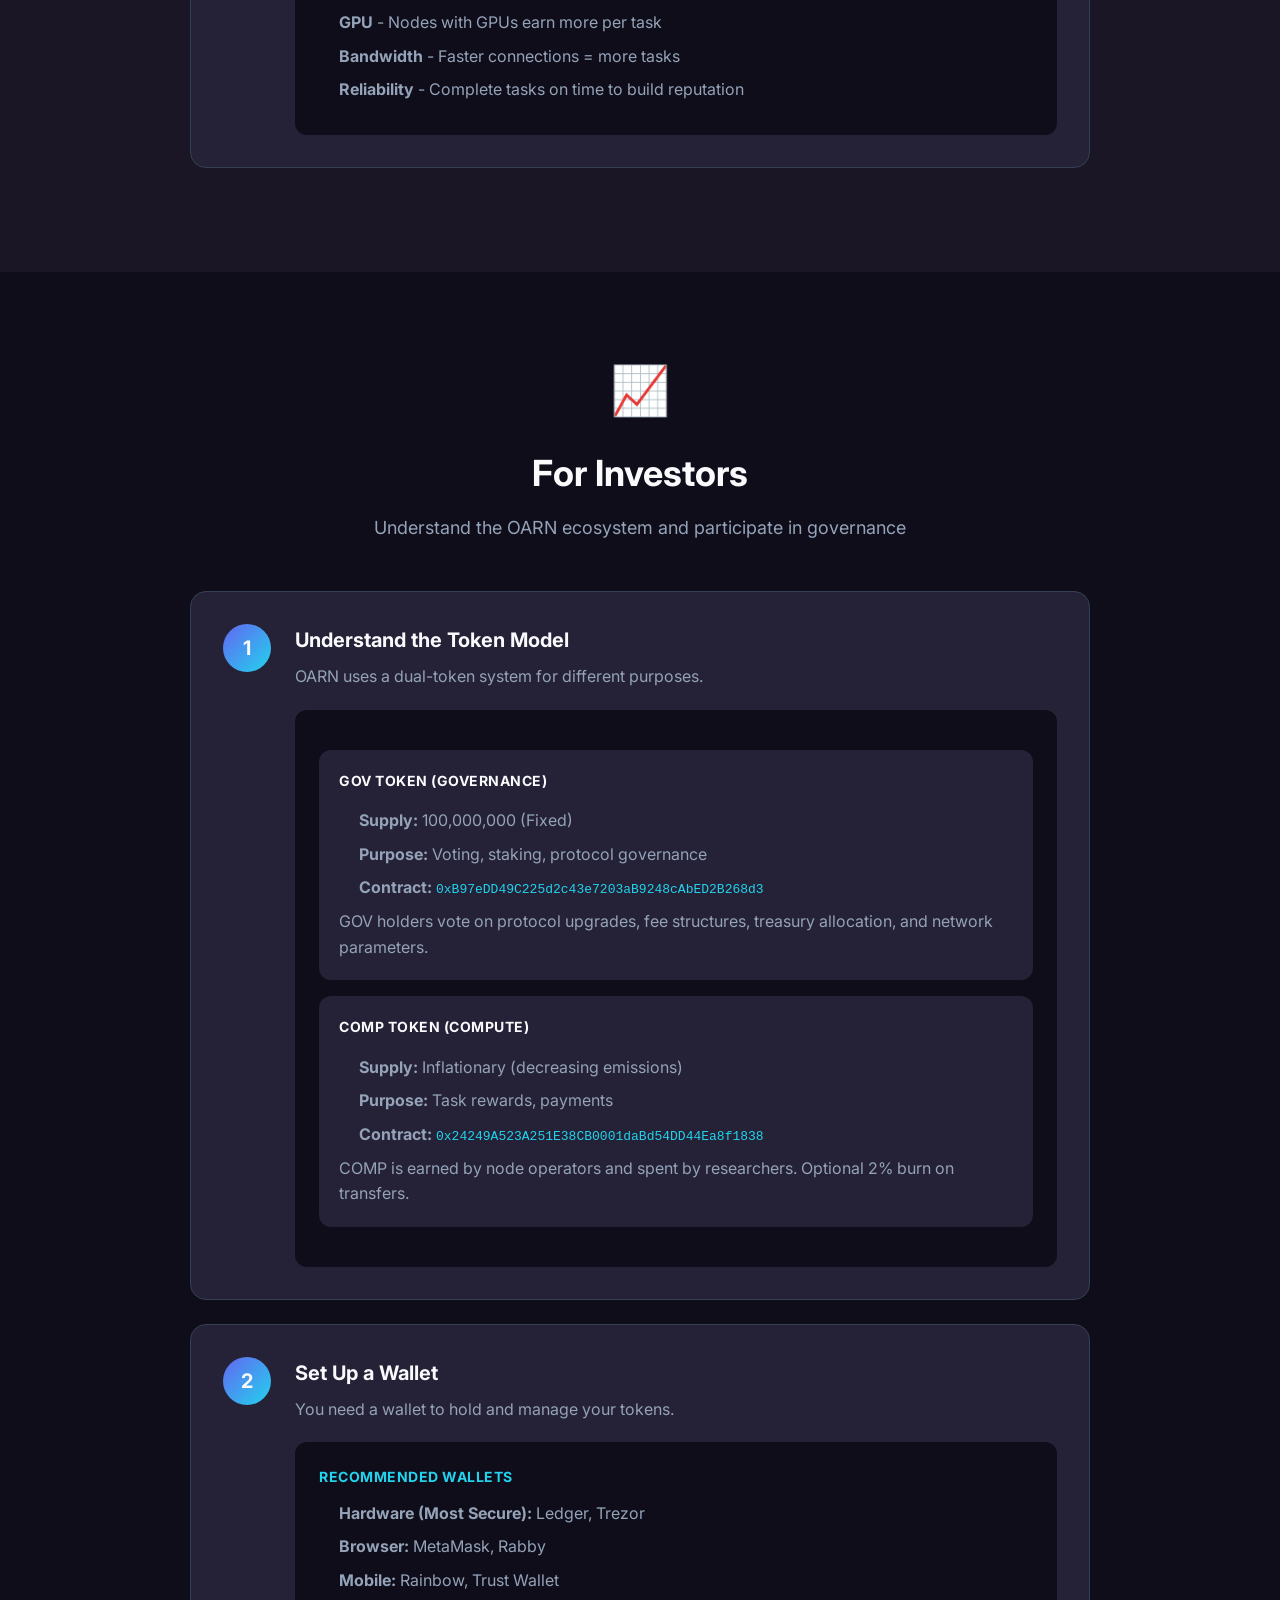
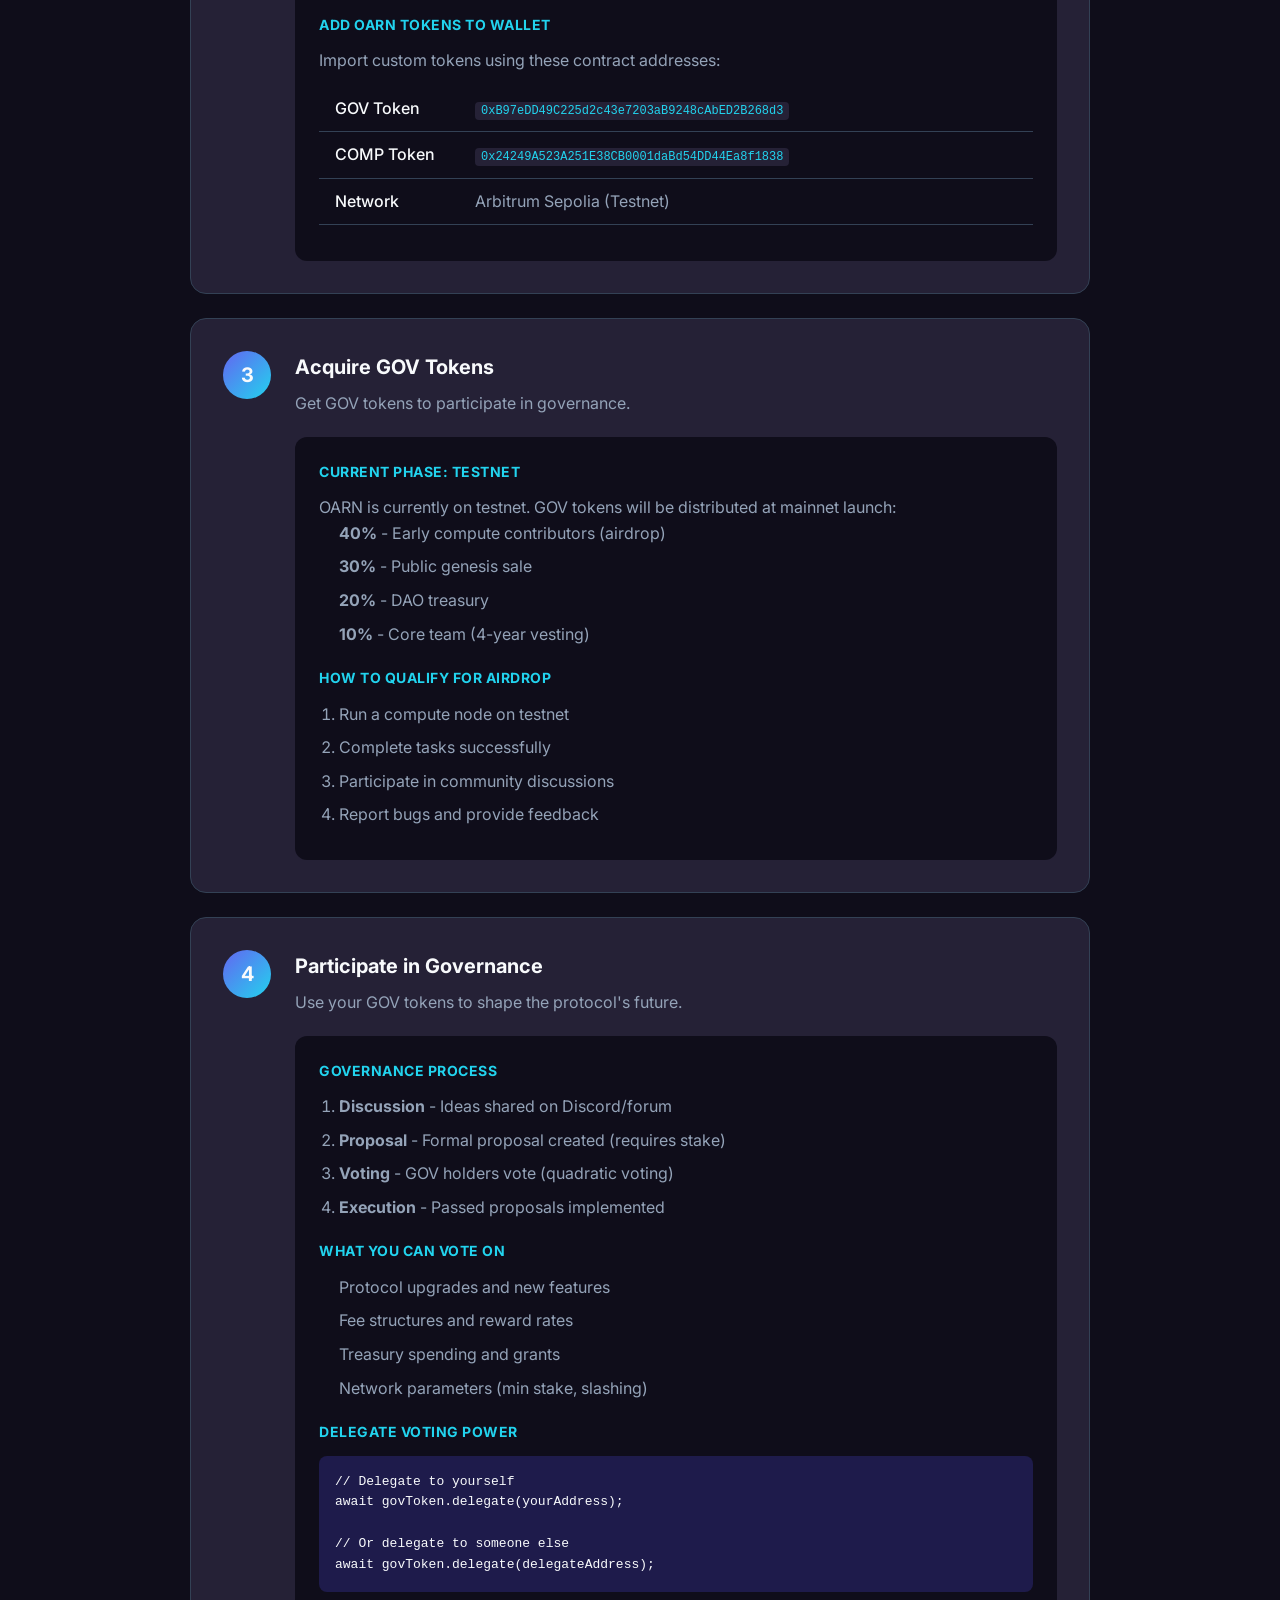
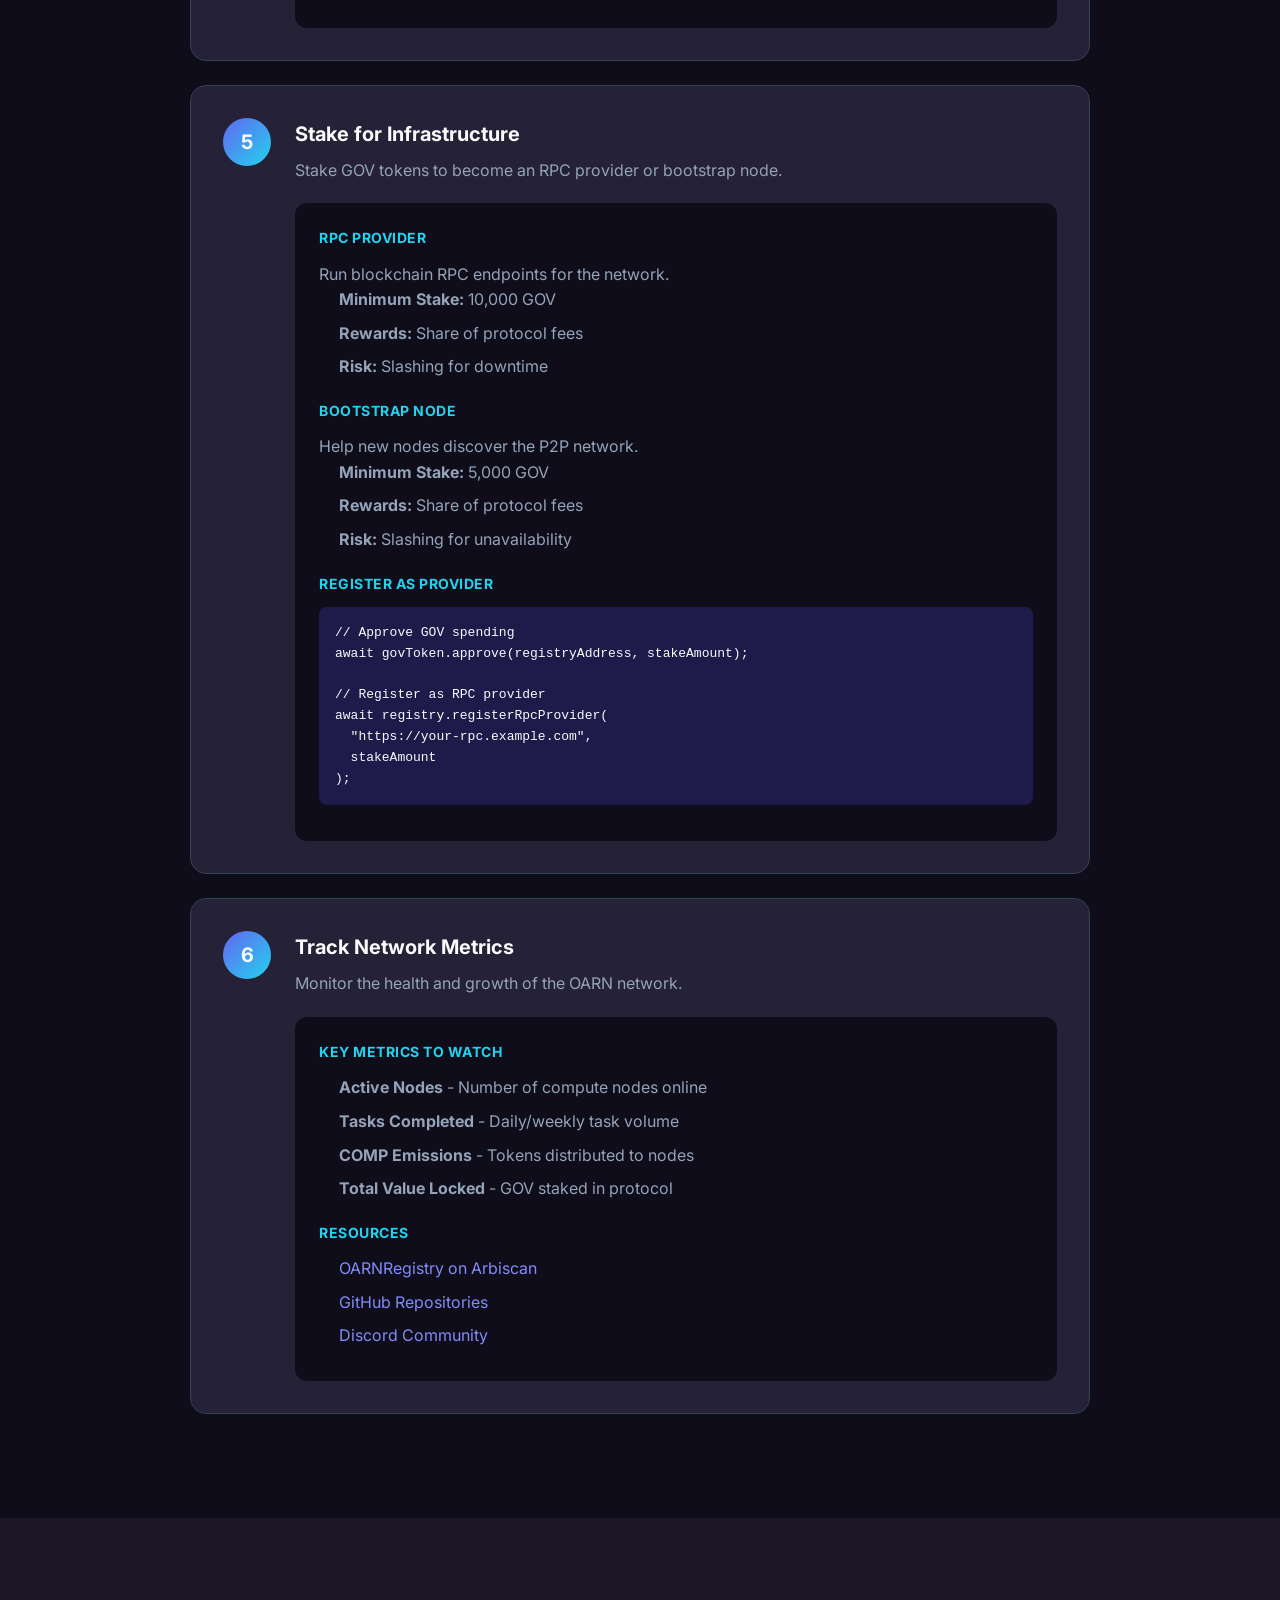
<file: manual.html>
<!DOCTYPE html>
<html lang="en">
<head>
    <meta charset="UTF-8">
    <meta name="viewport" content="width=device-width, initial-scale=1.0">
    <title>Manual - OARN Network</title>
    <meta name="description" content="Step-by-step guides for researchers, node operators, and investors on the OARN Network.">
    <link rel="canonical" href="https://oarn-network.github.io/oarn-website/manual.html">
    <link rel="icon" type="image/png" href="logo.png">
    <link rel="apple-touch-icon" href="logo.png">
    <link rel="stylesheet" href="styles.css">
    <link rel="preconnect" href="https://fonts.googleapis.com">
    <link rel="preconnect" href="https://fonts.gstatic.com" crossorigin>
    <link href="https://fonts.googleapis.com/css2?family=Inter:wght@400;500;600;700&display=swap" rel="stylesheet">
</head>
<body>
    <!-- Navigation -->
    <nav class="navbar">
        <div class="container">
            <a href="index.html" class="logo">
                <img src="logo.png" alt="OARN Logo" class="logo-img">
                <span class="logo-text">OARN</span>
            </a>
            <ul class="nav-links">
                <li><a href="index.html#features">Features</a></li>
                <li><a href="index.html#how-it-works">How It Works</a></li>
                <li><a href="index.html#tokenomics">Tokenomics</a></li>
                <li><a href="index.html#community">Community</a></li>
                <li><a href="manual.html" class="active">Manual</a></li>
                <li><a href="docs.html">Docs</a></li>
                <li><a href="blog.html">Blog</a></li>
            </ul>
            <div class="nav-buttons">
                <a href="https://github.com/oarn-network" class="btn btn-secondary" target="_blank">GitHub</a>
                <a href="index.html#get-started" class="btn btn-primary">Get Started</a>
            </div>
            <button class="mobile-menu-btn" aria-label="Menu">
                <span></span>
                <span></span>
                <span></span>
            </button>
        </div>
    </nav>

    <!-- Manual Header -->
    <section class="manual-header">
        <div class="container">
            <h1>OARN Manual</h1>
            <p class="section-subtitle">Step-by-step guides for getting started with the OARN Network</p>

            <div class="manual-nav">
                <a href="#researchers" class="manual-nav-item">
                    <span class="nav-icon">🔬</span>
                    <span>For Researchers</span>
                </a>
                <a href="#node-operators" class="manual-nav-item">
                    <span class="nav-icon">🖥️</span>
                    <span>For Node Operators</span>
                </a>
                <a href="#investors" class="manual-nav-item">
                    <span class="nav-icon">📈</span>
                    <span>For Investors</span>
                </a>
            </div>
        </div>
    </section>

    <!-- Researchers Guide -->
    <section id="researchers" class="manual-section">
        <div class="container">
            <div class="section-header">
                <span class="section-icon">🔬</span>
                <h2>For Researchers</h2>
                <p>Submit AI inference tasks to the decentralized compute network</p>
            </div>

            <div class="guide-content">
                <div class="step-card">
                    <div class="step-number">1</div>
                    <div class="step-content">
                        <h3>Set Up Your Wallet</h3>
                        <p>You'll need an Ethereum-compatible wallet to interact with OARN.</p>
                        <div class="step-details">
                            <h4>Option A: MetaMask (Recommended for beginners)</h4>
                            <ol>
                                <li>Install <a href="https://metamask.io" target="_blank">MetaMask</a> browser extension</li>
                                <li>Create a new wallet and securely store your seed phrase</li>
                                <li>Add Arbitrum Sepolia network:
                                    <ul>
                                        <li>Network Name: <code>Arbitrum Sepolia</code></li>
                                        <li>RPC URL: <code>https://sepolia-rollup.arbitrum.io/rpc</code></li>
                                        <li>Chain ID: <code>421614</code></li>
                                        <li>Currency: <code>ETH</code></li>
                                        <li>Explorer: <code>https://sepolia.arbiscan.io</code></li>
                                    </ul>
                                </li>
                            </ol>
                            <h4>Option B: Any Web3 Wallet</h4>
                            <p>Rabby, Rainbow, or any wallet supporting Arbitrum works fine.</p>
                        </div>
                    </div>
                </div>

                <div class="step-card">
                    <div class="step-number">2</div>
                    <div class="step-content">
                        <h3>Get Testnet ETH</h3>
                        <p>You need testnet ETH for gas fees on Arbitrum Sepolia.</p>
                        <div class="step-details">
                            <ol>
                                <li>Get Sepolia ETH from a faucet:
                                    <ul>
                                        <li><a href="https://sepoliafaucet.com" target="_blank">sepoliafaucet.com</a></li>
                                        <li><a href="https://www.alchemy.com/faucets/ethereum-sepolia" target="_blank">Alchemy Sepolia Faucet</a></li>
                                    </ul>
                                </li>
                                <li>Bridge to Arbitrum Sepolia:
                                    <ul>
                                        <li>Visit <a href="https://bridge.arbitrum.io" target="_blank">bridge.arbitrum.io</a></li>
                                        <li>Connect wallet and select Sepolia → Arbitrum Sepolia</li>
                                        <li>Bridge 0.1 ETH (takes ~10 minutes)</li>
                                    </ul>
                                </li>
                            </ol>
                        </div>
                    </div>
                </div>

                <div class="step-card">
                    <div class="step-number">3</div>
                    <div class="step-content">
                        <h3>Prepare Your AI Model</h3>
                        <p>Package your model for decentralized execution.</p>
                        <div class="step-details">
                            <h4>Supported Formats</h4>
                            <ul>
                                <li><strong>ONNX</strong> - Recommended for cross-platform compatibility</li>
                                <li><strong>PyTorch</strong> - .pt or .pth files</li>
                                <li><strong>TensorFlow</strong> - SavedModel or .h5 format</li>
                            </ul>
                            <h4>Converting to ONNX</h4>
                            <pre><code># PyTorch to ONNX
import torch
model = YourModel()
model.load_state_dict(torch.load('model.pt'))
dummy_input = torch.randn(1, 3, 224, 224)
torch.onnx.export(model, dummy_input, "model.onnx")</code></pre>
                        </div>
                    </div>
                </div>

                <div class="step-card">
                    <div class="step-number">4</div>
                    <div class="step-content">
                        <h3>Upload to IPFS</h3>
                        <p>Store your model and input data on the decentralized web.</p>
                        <div class="step-details">
                            <h4>Option A: Pinata (Easy)</h4>
                            <ol>
                                <li>Create account at <a href="https://pinata.cloud" target="_blank">pinata.cloud</a></li>
                                <li>Upload your model file</li>
                                <li>Copy the CID (e.g., <code>QmXyz...</code>)</li>
                            </ol>
                            <h4>Option B: IPFS CLI</h4>
                            <pre><code># Install IPFS
curl -sSL https://dist.ipfs.tech/kubo/v0.24.0/kubo_v0.24.0_linux-amd64.tar.gz | tar -xz
sudo ./kubo/install.sh

# Add your file
ipfs add model.onnx
# Returns: added QmXyz... model.onnx</code></pre>
                        </div>
                    </div>
                </div>

                <div class="step-card">
                    <div class="step-number">5</div>
                    <div class="step-content">
                        <h3>Submit a Task</h3>
                        <p>Create and submit your compute task to the network.</p>
                        <div class="step-details">
                            <h4>Using the SDK</h4>
                            <pre><code>npm install @oarnnetwork/sdk</code></pre>
                            <pre><code>import { OARNClient, cidToBytes32 } from '@oarnnetwork/sdk';

const client = new OARNClient({
  privateKey: process.env.PRIVATE_KEY
});

// Upload model and input to IPFS, then convert CIDs to bytes32
const modelHash = cidToBytes32('QmYourModelCID...');
const inputHash = cidToBytes32('QmYourInputCID...');

const { taskId, tx } = await client.submitTask({
  modelHash,
  inputHash,
  rewardPerNode: 10000000000000000n, // 0.01 ETH
  requiredNodes: 3,
  deadline: Math.floor(Date.now() / 1000) + 3600
});

console.log('Task submitted:', taskId);</code></pre>
                            <p>SDK available on <a href="https://www.npmjs.com/package/@oarnnetwork/sdk" target="_blank">npm</a> and <a href="https://github.com/oarn-network/oarn-sdk" target="_blank">GitHub</a>.</p>

                            <h4>Direct Contract Interaction</h4>
                            <p>Advanced users can interact directly with the TaskRegistryV2 contract:</p>
                            <ul>
                                <li>Contract: <code>0xD15530ce13188EE88E43Ab07EDD9E8729fCc55D0</code></li>
                                <li>Function: <code>submitTask(modelHash, inputHash, requirements, rewardPerNode, requiredNodes, deadline, consensusType)</code></li>
                            </ul>
                        </div>
                    </div>
                </div>

                <div class="step-card">
                    <div class="step-number">6</div>
                    <div class="step-content">
                        <h3>Retrieve Results</h3>
                        <p>Once a node completes your task, retrieve the output.</p>
                        <div class="step-details">
                            <pre><code>// Check task status
const task = await client.getTask(taskId);
console.log('Status:', task.status);

// Get result when complete
if (task.status === 'completed') {
  const result = await client.getResult(taskId);
  console.log('Output CID:', result.outputCid);

  // Download from IPFS
  const output = await ipfs.cat(result.outputCid);
}</code></pre>
                        </div>
                    </div>
                </div>

                <div class="step-card highlight">
                    <div class="step-number">7</div>
                    <div class="step-content">
                        <h3>Batch Tasks (Advanced)</h3>
                        <p>Submit thousands of parameter combinations in a single task with 99.99% gas savings.</p>
                        <div class="step-details">
                            <h4>Generate Parameter Grid</h4>
                            <pre><code>import {
  OARNClient,
  generateParameterGrid,
  findOptimalByMetric
} from '@oarnnetwork/sdk';
import { parseEther } from 'ethers';

const client = new OARNClient({
  privateKey: process.env.PRIVATE_KEY
});

// Generate 10,000 parameter combinations
const inputs = generateParameterGrid({
  temperature: { min: 20, max: 40, steps: 100 },
  concentration: { min: 0.1, max: 1.0, steps: 100 }
});

console.log(`Generated ${inputs.length} combinations`);</code></pre>

                            <h4>Submit Batch Task</h4>
                            <pre><code>// Upload model and submit batch task
const modelBuffer = await fs.readFile('model.onnx');

const { taskId, manifestCid } = await client.submitBatchTask(
  modelBuffer,
  inputs,
  parseEther('0.1'),  // Reward per node
  5,                   // Required nodes
  Math.floor(Date.now() / 1000) + 86400  // 24h deadline
);

console.log('Batch task submitted:', taskId);
console.log('Manifest CID:', manifestCid);</code></pre>

                            <h4>Retrieve & Analyze Results</h4>
                            <pre><code>// Wait for consensus, then get results
const results = await client.getBatchResults(taskId);

if (results.consensusReached) {
  // Find optimal parameter combination
  const optimal = client.findOptimalResult(
    results.results, 'yield', 'max'
  );
  console.log('Best parameters:', optimal.output);

  // Get statistics
  const stats = client.getMetricStats(results.results, 'yield');
  console.log(`Yield: ${stats.mean} ± ${stats.stdDev}`);

  // Filter top performers
  const top10 = client.getTopResults(results.results, 'yield', 10);
}</code></pre>

                            <h4>Use Cases</h4>
                            <ul>
                                <li><strong>Hyperparameter Search</strong> - Find optimal ML model parameters</li>
                                <li><strong>Scientific Simulations</strong> - Test thousands of conditions</li>
                                <li><strong>Drug Discovery</strong> - Screen molecular combinations</li>
                                <li><strong>Materials Science</strong> - Optimize synthesis parameters</li>
                            </ul>
                        </div>
                    </div>
                </div>
            </div>
        </div>
    </section>

    <!-- Node Operators Guide -->
    <section id="node-operators" class="manual-section alt-bg">
        <div class="container">
            <div class="section-header">
                <span class="section-icon">🖥️</span>
                <h2>For Node Operators</h2>
                <p>Run a compute node and earn COMP rewards for processing AI tasks</p>
            </div>

            <div class="guide-content">
                <div class="step-card">
                    <div class="step-number">1</div>
                    <div class="step-content">
                        <h3>Check System Requirements</h3>
                        <p>Ensure your system meets the minimum specifications.</p>
                        <div class="step-details">
                            <h4>Minimum Requirements</h4>
                            <table class="requirements-table">
                                <tr><td>CPU</td><td>4 cores, 2.5GHz+</td></tr>
                                <tr><td>RAM</td><td>8 GB</td></tr>
                                <tr><td>Storage</td><td>50 GB SSD</td></tr>
                                <tr><td>Network</td><td>10 Mbps stable connection</td></tr>
                                <tr><td>OS</td><td>Linux (Ubuntu 22.04+), macOS, Windows 10+</td></tr>
                            </table>
                            <h4>Recommended (for better rewards)</h4>
                            <table class="requirements-table">
                                <tr><td>CPU</td><td>8+ cores</td></tr>
                                <tr><td>RAM</td><td>32 GB</td></tr>
                                <tr><td>GPU</td><td>NVIDIA RTX 3060+ (8GB VRAM)</td></tr>
                                <tr><td>Storage</td><td>500 GB NVMe SSD</td></tr>
                                <tr><td>Network</td><td>100 Mbps+</td></tr>
                            </table>
                        </div>
                    </div>
                </div>

                <div class="step-card">
                    <div class="step-number">2</div>
                    <div class="step-content">
                        <h3>Install Prerequisites</h3>
                        <p>Install the required dependencies.</p>
                        <div class="step-details">
                            <h4>Linux (Ubuntu/Debian)</h4>
                            <pre><code># Update system
sudo apt update && sudo apt upgrade -y

# Install Rust
curl --proto '=https' --tlsv1.2 -sSf https://sh.rustup.rs | sh
source ~/.cargo/env

# Install build dependencies
sudo apt install -y build-essential pkg-config libssl-dev

# (Optional) Install NVIDIA drivers for GPU support
sudo apt install -y nvidia-driver-535</code></pre>

                            <h4>macOS</h4>
                            <pre><code># Install Homebrew
/bin/bash -c "$(curl -fsSL https://raw.githubusercontent.com/Homebrew/install/HEAD/install.sh)"

# Install Rust
curl --proto '=https' --tlsv1.2 -sSf https://sh.rustup.rs | sh
source ~/.cargo/env</code></pre>

                            <h4>Windows</h4>
                            <pre><code># Install Rust from rustup.rs
# Download and run rustup-init.exe

# Install Visual Studio Build Tools
# Download from visualstudio.microsoft.com</code></pre>
                        </div>
                    </div>
                </div>

                <div class="step-card">
                    <div class="step-number">3</div>
                    <div class="step-content">
                        <h3>Download & Build OARN Node</h3>
                        <p>Get the node software from GitHub.</p>
                        <div class="step-details">
                            <pre><code># Clone repository
git clone https://github.com/oarn-network/oarn-node.git
cd oarn-node

# Build release version
cargo build --release

# Verify installation
./target/release/oarn-node --version</code></pre>
                        </div>
                    </div>
                </div>

                <div class="step-card">
                    <div class="step-number">4</div>
                    <div class="step-content">
                        <h3>Initialize Configuration</h3>
                        <p>Set up your node configuration and wallet.</p>
                        <div class="step-details">
                            <pre><code># Initialize node (creates config and wallet)
./target/release/oarn-node init

# This creates:
# ~/.oarn/config.toml - Node configuration
# ~/.oarn/keystore.json - Encrypted wallet</code></pre>

                            <h4>Edit Configuration</h4>
                            <pre><code># Open config file
nano ~/.oarn/config.toml</code></pre>

                            <h4>Key Settings</h4>
                            <pre><code>[node]
mode = "standard"           # standard, validatorrouted, or local
port = 4001                 # P2P port

[compute]
max_concurrent_tasks = 2    # Tasks to run simultaneously
max_ram_mb = 8192          # RAM limit per task
max_vram_mb = 6144         # GPU VRAM limit
supported_frameworks = ["onnx", "pytorch"]

[wallet]
# Your wallet will be auto-generated
# Fund it with testnet ETH for gas

[privacy]
tor_enabled = false         # Enable for anonymity</code></pre>
                        </div>
                    </div>
                </div>

                <div class="step-card">
                    <div class="step-number">5</div>
                    <div class="step-content">
                        <h3>Fund Your Node Wallet</h3>
                        <p>Your node needs ETH for gas fees when claiming rewards.</p>
                        <div class="step-details">
                            <pre><code># Display your node's wallet address
./target/release/oarn-node wallet address

# Output: 0x1234...5678</code></pre>
                            <p>Send 0.05 testnet ETH to this address using the steps from the Researcher guide.</p>
                        </div>
                    </div>
                </div>

                <div class="step-card">
                    <div class="step-number">6</div>
                    <div class="step-content">
                        <h3>Start Your Node</h3>
                        <p>Launch the node and begin accepting tasks.</p>
                        <div class="step-details">
                            <pre><code># Start node in foreground
./target/release/oarn-node start

# Or run as background service (Linux)
sudo cp oarn-node.service /etc/systemd/system/
sudo systemctl enable oarn-node
sudo systemctl start oarn-node

# Check status
sudo systemctl status oarn-node</code></pre>

                            <h4>What You'll See</h4>
                            <pre><code>[INFO] OARN Node v0.1.0 starting...
[INFO] Wallet: 0x1234...5678
[INFO] Discovering network via ENS...
[INFO] Connected to 12 peers
[INFO] Listening on /ip4/0.0.0.0/tcp/4001
[INFO] Ready to accept tasks
[INFO] Capabilities: onnx, pytorch | RAM: 8GB | GPU: RTX 3060</code></pre>
                        </div>
                    </div>
                </div>

                <div class="step-card">
                    <div class="step-number">7</div>
                    <div class="step-content">
                        <h3>Monitor & Earn</h3>
                        <p>Track your node's performance and earnings.</p>
                        <div class="step-details">
                            <pre><code># Check node status
./target/release/oarn-node status

# View earnings
./target/release/oarn-node wallet balance

# View completed tasks
./target/release/oarn-node tasks history</code></pre>

                            <h4>Maximizing Earnings</h4>
                            <ul>
                                <li><strong>Uptime</strong> - Keep your node running 24/7</li>
                                <li><strong>GPU</strong> - Nodes with GPUs earn more per task</li>
                                <li><strong>Bandwidth</strong> - Faster connections = more tasks</li>
                                <li><strong>Reliability</strong> - Complete tasks on time to build reputation</li>
                            </ul>
                        </div>
                    </div>
                </div>
            </div>
        </div>
    </section>

    <!-- Investors Guide -->
    <section id="investors" class="manual-section">
        <div class="container">
            <div class="section-header">
                <span class="section-icon">📈</span>
                <h2>For Investors</h2>
                <p>Understand the OARN ecosystem and participate in governance</p>
            </div>

            <div class="guide-content">
                <div class="step-card">
                    <div class="step-number">1</div>
                    <div class="step-content">
                        <h3>Understand the Token Model</h3>
                        <p>OARN uses a dual-token system for different purposes.</p>
                        <div class="step-details">
                            <div class="token-info">
                                <h4>GOV Token (Governance)</h4>
                                <ul>
                                    <li><strong>Supply:</strong> 100,000,000 (Fixed)</li>
                                    <li><strong>Purpose:</strong> Voting, staking, protocol governance</li>
                                    <li><strong>Contract:</strong> <code>0xB97eDD49C225d2c43e7203aB9248cAbED2B268d3</code></li>
                                </ul>
                                <p>GOV holders vote on protocol upgrades, fee structures, treasury allocation, and network parameters.</p>
                            </div>
                            <div class="token-info">
                                <h4>COMP Token (Compute)</h4>
                                <ul>
                                    <li><strong>Supply:</strong> Inflationary (decreasing emissions)</li>
                                    <li><strong>Purpose:</strong> Task rewards, payments</li>
                                    <li><strong>Contract:</strong> <code>0x24249A523A251E38CB0001daBd54DD44Ea8f1838</code></li>
                                </ul>
                                <p>COMP is earned by node operators and spent by researchers. Optional 2% burn on transfers.</p>
                            </div>
                        </div>
                    </div>
                </div>

                <div class="step-card">
                    <div class="step-number">2</div>
                    <div class="step-content">
                        <h3>Set Up a Wallet</h3>
                        <p>You need a wallet to hold and manage your tokens.</p>
                        <div class="step-details">
                            <h4>Recommended Wallets</h4>
                            <ul>
                                <li><strong>Hardware (Most Secure):</strong> Ledger, Trezor</li>
                                <li><strong>Browser:</strong> MetaMask, Rabby</li>
                                <li><strong>Mobile:</strong> Rainbow, Trust Wallet</li>
                            </ul>
                            <h4>Add OARN Tokens to Wallet</h4>
                            <p>Import custom tokens using these contract addresses:</p>
                            <table class="requirements-table">
                                <tr><td>GOV Token</td><td><code>0xB97eDD49C225d2c43e7203aB9248cAbED2B268d3</code></td></tr>
                                <tr><td>COMP Token</td><td><code>0x24249A523A251E38CB0001daBd54DD44Ea8f1838</code></td></tr>
                                <tr><td>Network</td><td>Arbitrum Sepolia (Testnet)</td></tr>
                            </table>
                        </div>
                    </div>
                </div>

                <div class="step-card">
                    <div class="step-number">3</div>
                    <div class="step-content">
                        <h3>Acquire GOV Tokens</h3>
                        <p>Get GOV tokens to participate in governance.</p>
                        <div class="step-details">
                            <h4>Current Phase: Testnet</h4>
                            <p>OARN is currently on testnet. GOV tokens will be distributed at mainnet launch:</p>
                            <ul>
                                <li><strong>40%</strong> - Early compute contributors (airdrop)</li>
                                <li><strong>30%</strong> - Public genesis sale</li>
                                <li><strong>20%</strong> - DAO treasury</li>
                                <li><strong>10%</strong> - Core team (4-year vesting)</li>
                            </ul>
                            <h4>How to Qualify for Airdrop</h4>
                            <ol>
                                <li>Run a compute node on testnet</li>
                                <li>Complete tasks successfully</li>
                                <li>Participate in community discussions</li>
                                <li>Report bugs and provide feedback</li>
                            </ol>
                        </div>
                    </div>
                </div>

                <div class="step-card">
                    <div class="step-number">4</div>
                    <div class="step-content">
                        <h3>Participate in Governance</h3>
                        <p>Use your GOV tokens to shape the protocol's future.</p>
                        <div class="step-details">
                            <h4>Governance Process</h4>
                            <ol>
                                <li><strong>Discussion</strong> - Ideas shared on Discord/forum</li>
                                <li><strong>Proposal</strong> - Formal proposal created (requires stake)</li>
                                <li><strong>Voting</strong> - GOV holders vote (quadratic voting)</li>
                                <li><strong>Execution</strong> - Passed proposals implemented</li>
                            </ol>
                            <h4>What You Can Vote On</h4>
                            <ul>
                                <li>Protocol upgrades and new features</li>
                                <li>Fee structures and reward rates</li>
                                <li>Treasury spending and grants</li>
                                <li>Network parameters (min stake, slashing)</li>
                            </ul>
                            <h4>Delegate Voting Power</h4>
                            <pre><code>// Delegate to yourself
await govToken.delegate(yourAddress);

// Or delegate to someone else
await govToken.delegate(delegateAddress);</code></pre>
                        </div>
                    </div>
                </div>

                <div class="step-card">
                    <div class="step-number">5</div>
                    <div class="step-content">
                        <h3>Stake for Infrastructure</h3>
                        <p>Stake GOV tokens to become an RPC provider or bootstrap node.</p>
                        <div class="step-details">
                            <h4>RPC Provider</h4>
                            <p>Run blockchain RPC endpoints for the network.</p>
                            <ul>
                                <li><strong>Minimum Stake:</strong> 10,000 GOV</li>
                                <li><strong>Rewards:</strong> Share of protocol fees</li>
                                <li><strong>Risk:</strong> Slashing for downtime</li>
                            </ul>
                            <h4>Bootstrap Node</h4>
                            <p>Help new nodes discover the P2P network.</p>
                            <ul>
                                <li><strong>Minimum Stake:</strong> 5,000 GOV</li>
                                <li><strong>Rewards:</strong> Share of protocol fees</li>
                                <li><strong>Risk:</strong> Slashing for unavailability</li>
                            </ul>
                            <h4>Register as Provider</h4>
                            <pre><code>// Approve GOV spending
await govToken.approve(registryAddress, stakeAmount);

// Register as RPC provider
await registry.registerRpcProvider(
  "https://your-rpc.example.com",
  stakeAmount
);</code></pre>
                        </div>
                    </div>
                </div>

                <div class="step-card">
                    <div class="step-number">6</div>
                    <div class="step-content">
                        <h3>Track Network Metrics</h3>
                        <p>Monitor the health and growth of the OARN network.</p>
                        <div class="step-details">
                            <h4>Key Metrics to Watch</h4>
                            <ul>
                                <li><strong>Active Nodes</strong> - Number of compute nodes online</li>
                                <li><strong>Tasks Completed</strong> - Daily/weekly task volume</li>
                                <li><strong>COMP Emissions</strong> - Tokens distributed to nodes</li>
                                <li><strong>Total Value Locked</strong> - GOV staked in protocol</li>
                            </ul>
                            <h4>Resources</h4>
                            <ul>
                                <li><a href="https://sepolia.arbiscan.io/address/0x8DD738DBBD4A8484872F84192D011De766Ba5458" target="_blank">OARNRegistry on Arbiscan</a></li>
                                <li><a href="https://github.com/oarn-network" target="_blank">GitHub Repositories</a></li>
                                <li><a href="https://discord.gg/RsrQwNvt" target="_blank">Discord Community</a></li>
                            </ul>
                        </div>
                    </div>
                </div>
            </div>
        </div>
    </section>

    <!-- FAQ Section -->
    <section class="manual-section alt-bg">
        <div class="container">
            <h2 class="section-title">Frequently Asked Questions</h2>

            <div class="faq-grid">
                <div class="faq-item">
                    <h4>Is OARN live on mainnet?</h4>
                    <p>Not yet. OARN is currently on Arbitrum Sepolia testnet. Mainnet launch is planned after security audits are complete.</p>
                </div>
                <div class="faq-item">
                    <h4>How much can I earn running a node?</h4>
                    <p>Earnings depend on your hardware, uptime, and network demand. Nodes with GPUs typically earn more per task.</p>
                </div>
                <div class="faq-item">
                    <h4>What AI models are supported?</h4>
                    <p>Currently ONNX models are best supported. PyTorch and TensorFlow support is in development.</p>
                </div>
                <div class="faq-item">
                    <h4>Is my data private?</h4>
                    <p>Model inputs are visible to the executing node. For sensitive data, enable Tor routing and use encrypted inputs.</p>
                </div>
                <div class="faq-item">
                    <h4>How do I report bugs?</h4>
                    <p>Open an issue on <a href="https://github.com/oarn-network" target="_blank">GitHub</a> or report in our <a href="https://discord.gg/RsrQwNvt" target="_blank">Discord</a>.</p>
                </div>
                <div class="faq-item">
                    <h4>Can I run a node on a VPS?</h4>
                    <p>Yes! Any Linux VPS with sufficient resources works. Cloud GPU instances can also be used.</p>
                </div>
            </div>
        </div>
    </section>

    <!-- Footer -->
    <footer class="footer">
        <div class="container">
            <div class="footer-content">
                <div class="footer-brand">
                    <a href="index.html" class="logo">
                        <img src="logo.png" alt="OARN Logo" class="logo-img">
                        <span class="logo-text">OARN</span>
                    </a>
                    <p>Open AI Research Network</p>
                    <p class="footer-tagline">Decentralized AI for open science</p>
                </div>
                <div class="footer-links">
                    <div class="footer-column">
                        <h4>Resources</h4>
                        <ul>
                            <li><a href="https://github.com/oarn-network/oarn-docs">Documentation</a></li>
                            <li><a href="https://github.com/oarn-network/oarn-docs/blob/main/decentralized-ai-whitepaper.md">Whitepaper</a></li>
                            <li><a href="https://github.com/oarn-network/oarn-docs/blob/main/api-reference.md">API Reference</a></li>
                        </ul>
                    </div>
                    <div class="footer-column">
                        <h4>Developers</h4>
                        <ul>
                            <li><a href="https://github.com/oarn-network/oarn-node">Node Software</a></li>
                            <li><a href="https://github.com/oarn-network/oarn-contracts">Smart Contracts</a></li>
                            <li><a href="https://github.com/oarn-network/oarn-docs/blob/main/CONTRIBUTING.md">Contribute</a></li>
                        </ul>
                    </div>
                    <div class="footer-column">
                        <h4>Community</h4>
                        <ul>
                            <li><a href="https://github.com/oarn-network" target="_blank">GitHub</a></li>
                            <li><a href="https://discord.gg/RsrQwNvt" target="_blank">Discord</a></li>
                            <li><a href="https://twitter.com/OARNNetwork" target="_blank">Twitter</a></li>
                        </ul>
                    </div>
                </div>
            </div>
            <div class="footer-bottom">
                <p>&copy; 2026 OARN. MIT License.</p>
            </div>
        </div>
    </footer>

    <script src="script.js"></script>
</body>
</html>
</file>
<file: styles.css>
/* CSS Variables */
:root {
    --primary: #6366f1;
    --primary-dark: #4f46e5;
    --primary-light: #818cf8;
    --secondary: #1e1b4b;
    --accent: #22d3ee;
    --background: #0f0d1a;
    --background-light: #1a1625;
    --surface: #252136;
    --text: #f8fafc;
    --text-muted: #94a3b8;
    --border: #334155;
    --success: #22c55e;
    --warning: #f59e0b;
    --error: #ef4444;
    --gradient: linear-gradient(135deg, var(--primary) 0%, var(--accent) 100%);
}

/* Reset & Base */
*, *::before, *::after {
    box-sizing: border-box;
    margin: 0;
    padding: 0;
}

html {
    scroll-behavior: smooth;
}

body {
    font-family: 'Inter', -apple-system, BlinkMacSystemFont, sans-serif;
    background: var(--background);
    color: var(--text);
    line-height: 1.6;
    overflow-x: hidden;
}

a {
    color: inherit;
    text-decoration: none;
}

ul {
    list-style: none;
}

img {
    max-width: 100%;
    height: auto;
}

/* Container */
.container {
    max-width: 1200px;
    margin: 0 auto;
    padding: 0 24px;
}

/* Buttons */
.btn {
    display: inline-flex;
    align-items: center;
    justify-content: center;
    padding: 12px 24px;
    border-radius: 8px;
    font-weight: 500;
    font-size: 14px;
    transition: all 0.2s ease;
    cursor: pointer;
    border: none;
}

.btn-primary {
    background: var(--gradient);
    color: white;
}

.btn-primary:hover {
    transform: translateY(-2px);
    box-shadow: 0 8px 24px rgba(99, 102, 241, 0.4);
}

.btn-secondary {
    background: var(--surface);
    color: var(--text);
    border: 1px solid var(--border);
}

.btn-secondary:hover {
    background: var(--background-light);
    border-color: var(--primary);
}

.btn-large {
    padding: 16px 32px;
    font-size: 16px;
}

/* Navigation */
.navbar {
    position: fixed;
    top: 0;
    left: 0;
    right: 0;
    z-index: 1000;
    background: rgba(15, 13, 26, 0.8);
    backdrop-filter: blur(20px);
    border-bottom: 1px solid var(--border);
}

.navbar .container {
    display: flex;
    align-items: center;
    justify-content: space-between;
    height: 72px;
}

.logo {
    display: flex;
    align-items: center;
    gap: 8px;
    font-weight: 700;
    font-size: 20px;
}

.logo-icon {
    width: 36px;
    height: 36px;
    display: flex;
    align-items: center;
    justify-content: center;
    background: var(--gradient);
    border-radius: 8px;
    font-size: 18px;
}

.logo-img {
    width: 40px;
    height: 40px;
    border-radius: 8px;
    object-fit: contain;
}

.nav-links {
    display: flex;
    gap: 32px;
}

.nav-links a {
    color: var(--text-muted);
    font-size: 14px;
    font-weight: 500;
    transition: color 0.2s;
}

.nav-links a:hover {
    color: var(--text);
}

.nav-buttons {
    display: flex;
    gap: 12px;
}

.mobile-menu-btn {
    display: none;
    flex-direction: column;
    gap: 4px;
    background: none;
    border: none;
    cursor: pointer;
    padding: 8px;
}

.mobile-menu-btn span {
    width: 24px;
    height: 2px;
    background: var(--text);
    border-radius: 2px;
}

/* Hero Section */
.hero {
    min-height: 100vh;
    display: flex;
    align-items: center;
    padding-top: 72px;
    position: relative;
    overflow: hidden;
}

.hero::before {
    content: '';
    position: absolute;
    top: 0;
    left: 0;
    right: 0;
    bottom: 0;
    background: radial-gradient(ellipse at 50% 0%, rgba(99, 102, 241, 0.15) 0%, transparent 60%);
    pointer-events: none;
}

.hero .container {
    display: grid;
    grid-template-columns: 1fr 1fr;
    gap: 64px;
    align-items: center;
}

.hero-badge {
    display: inline-block;
    padding: 8px 16px;
    background: rgba(34, 211, 238, 0.1);
    border: 1px solid var(--accent);
    border-radius: 20px;
    font-size: 13px;
    color: var(--accent);
    margin-bottom: 24px;
}

.hero h1 {
    font-size: 56px;
    font-weight: 700;
    line-height: 1.1;
    margin-bottom: 24px;
    color: var(--text);
}

.hero-subtitle {
    font-size: 18px;
    color: var(--text-muted);
    margin-bottom: 32px;
    max-width: 540px;
}

.hero-buttons {
    display: flex;
    gap: 16px;
    margin-bottom: 48px;
}

.hero-stats {
    display: flex;
    gap: 48px;
}

.stat {
    display: flex;
    flex-direction: column;
}

.stat-value {
    font-size: 32px;
    font-weight: 700;
    color: var(--primary-light);
}

.stat-label {
    font-size: 14px;
    color: var(--text-muted);
}

/* Network Animation */
.hero-visual {
    display: flex;
    align-items: center;
    justify-content: center;
}

.network-animation {
    position: relative;
    width: 400px;
    height: 400px;
}

.node {
    position: absolute;
    width: 16px;
    height: 16px;
    background: var(--primary);
    border-radius: 50%;
    animation: pulse 2s infinite;
}

.node::before {
    content: '';
    position: absolute;
    top: 50%;
    left: 50%;
    width: 200px;
    height: 1px;
    background: linear-gradient(90deg, var(--primary), transparent);
    transform-origin: left center;
}

.node-1 { top: 10%; left: 50%; animation-delay: 0s; }
.node-1::before { transform: rotate(140deg); }

.node-2 { top: 30%; left: 85%; animation-delay: 0.4s; }
.node-2::before { transform: rotate(200deg); }

.node-3 { top: 70%; left: 85%; animation-delay: 0.8s; }
.node-3::before { transform: rotate(250deg); }

.node-4 { top: 90%; left: 50%; animation-delay: 1.2s; }
.node-4::before { transform: rotate(320deg); }

.node-5 { top: 50%; left: 10%; animation-delay: 1.6s; }
.node-5::before { transform: rotate(20deg); }

.center-node {
    position: absolute;
    top: 50%;
    left: 50%;
    transform: translate(-50%, -50%);
    width: 48px;
    height: 48px;
    background: var(--gradient);
    border-radius: 50%;
    box-shadow: 0 0 60px rgba(99, 102, 241, 0.5);
    animation: centerPulse 3s infinite;
}

@keyframes pulse {
    0%, 100% { opacity: 0.5; transform: scale(1); }
    50% { opacity: 1; transform: scale(1.2); }
}

@keyframes centerPulse {
    0%, 100% { box-shadow: 0 0 60px rgba(99, 102, 241, 0.5); }
    50% { box-shadow: 0 0 100px rgba(99, 102, 241, 0.8); }
}

/* Section Styles */
section {
    padding: 120px 0;
}

.section-title {
    font-size: 40px;
    font-weight: 700;
    text-align: center;
    margin-bottom: 16px;
}

.section-subtitle {
    font-size: 18px;
    color: var(--text-muted);
    text-align: center;
    margin-bottom: 64px;
}

/* Features */
.features {
    background: var(--background-light);
}

.features-grid {
    display: grid;
    grid-template-columns: repeat(3, 1fr);
    gap: 32px;
}

.feature-card {
    background: var(--surface);
    border: 1px solid var(--border);
    border-radius: 16px;
    padding: 32px;
    transition: all 0.3s ease;
}

.feature-card:hover {
    transform: translateY(-4px);
    border-color: var(--primary);
    box-shadow: 0 20px 40px rgba(0, 0, 0, 0.3);
}

.feature-icon {
    width: 48px;
    height: 48px;
    display: flex;
    align-items: center;
    justify-content: center;
    background: rgba(99, 102, 241, 0.1);
    border-radius: 12px;
    margin-bottom: 20px;
}

.feature-icon svg {
    width: 24px;
    height: 24px;
    color: var(--primary-light);
}

.feature-card h3 {
    font-size: 18px;
    font-weight: 600;
    margin-bottom: 12px;
}

.feature-card p {
    font-size: 14px;
    color: var(--text-muted);
    line-height: 1.7;
}

/* How It Works */
.steps {
    display: flex;
    align-items: center;
    justify-content: center;
    gap: 24px;
}

.step {
    text-align: center;
    max-width: 280px;
}

.step-number {
    width: 64px;
    height: 64px;
    display: flex;
    align-items: center;
    justify-content: center;
    background: var(--gradient);
    border-radius: 50%;
    font-size: 24px;
    font-weight: 700;
    margin: 0 auto 20px;
}

.step h3 {
    font-size: 20px;
    font-weight: 600;
    margin-bottom: 12px;
}

.step p {
    font-size: 14px;
    color: var(--text-muted);
}

.step-arrow {
    color: var(--primary);
}

.step-arrow svg {
    width: 32px;
    height: 32px;
}

/* Tokenomics */
.tokenomics {
    background: var(--background-light);
}

.tokens-grid {
    display: grid;
    grid-template-columns: repeat(2, 1fr);
    gap: 32px;
    max-width: 900px;
    margin: 0 auto;
}

.token-card {
    background: var(--surface);
    border: 1px solid var(--border);
    border-radius: 16px;
    padding: 32px;
}

.token-header {
    display: flex;
    align-items: center;
    gap: 16px;
    margin-bottom: 24px;
    padding-bottom: 24px;
    border-bottom: 1px solid var(--border);
}

.token-symbol {
    font-size: 24px;
    font-weight: 700;
    color: var(--primary-light);
}

.token-name {
    font-size: 16px;
    color: var(--text-muted);
}

.token-details {
    font-size: 14px;
}

.token-details li {
    margin-bottom: 12px;
}

.token-details ul {
    margin-top: 8px;
    margin-left: 20px;
}

.token-details ul li {
    color: var(--text-muted);
    margin-bottom: 4px;
}

/* Earn GOV Section */
.earn-gov {
    background: var(--background);
    padding: 80px 0;
}

.earn-gov-grid {
    display: grid;
    grid-template-columns: repeat(6, 1fr);
    gap: 20px;
    margin: 48px 0 40px;
}

/* 3+2 centered: row 1 = cols 1-2, 3-4, 5-6 | row 2 = cols 2-3, 4-5 */
.earn-gov-grid .earn-tier-card:nth-child(1) { grid-column: 1 / 3; }
.earn-gov-grid .earn-tier-card:nth-child(2) { grid-column: 3 / 5; }
.earn-gov-grid .earn-tier-card:nth-child(3) { grid-column: 5 / 7; }
.earn-gov-grid .earn-tier-card:nth-child(4) { grid-column: 2 / 4; }
.earn-gov-grid .earn-tier-card:nth-child(5) { grid-column: 4 / 6; }

.earn-tier-card {
    background: var(--surface);
    border: 1px solid var(--border);
    border-radius: 16px;
    padding: 28px 20px;
    text-align: center;
    transition: transform 0.2s, border-color 0.2s;
}

.earn-tier-card:hover {
    transform: translateY(-4px);
}

.earn-tier-card.bronze { border-top: 3px solid #cd7f32; }
.earn-tier-card.silver { border-top: 3px solid #c0c0c0; }
.earn-tier-card.gold { border-top: 3px solid #ffd700; }
.earn-tier-card.platinum { border-top: 3px solid var(--primary-light); }
.earn-tier-card.genesis { border-top: 3px solid var(--accent); background: linear-gradient(135deg, var(--surface), rgba(34,211,238,0.05)); }

.tier-badge {
    font-size: 12px;
    font-weight: 700;
    text-transform: uppercase;
    letter-spacing: 0.08em;
    margin-bottom: 8px;
    color: var(--text-muted);
}

.earn-tier-card.genesis .tier-badge { color: var(--accent); }

.tier-points {
    font-size: 13px;
    color: var(--text-muted);
    margin-bottom: 8px;
}

.tier-reward {
    font-size: 22px;
    font-weight: 700;
    color: var(--text);
    margin-bottom: 8px;
}

.earn-tier-card.genesis .tier-reward { color: var(--accent); }

.earn-tier-card p {
    font-size: 12px;
    color: var(--text-muted);
    line-height: 1.4;
}

.earn-activities {
    margin: 0 auto 48px;
    max-width: 800px;
}

.earn-activities h3 {
    text-align: center;
    font-size: 20px;
    margin-bottom: 24px;
    color: var(--text);
}

.activities-grid {
    display: grid;
    grid-template-columns: repeat(3, 1fr);
    gap: 12px;
}

.activity-item {
    background: var(--surface);
    border: 1px solid var(--border);
    border-radius: 10px;
    padding: 14px 16px;
    display: flex;
    align-items: center;
    gap: 12px;
}

.activity-pts {
    font-size: 16px;
    font-weight: 700;
    color: var(--accent);
    white-space: nowrap;
    min-width: 40px;
}

.activity-desc {
    font-size: 13px;
    color: var(--text-muted);
    line-height: 1.4;
}

.earn-gov-cta {
    text-align: center;
    display: flex;
    flex-direction: column;
    align-items: center;
    gap: 16px;
}

.earn-gov-cta-buttons {
    display: flex;
    flex-wrap: wrap;
    justify-content: center;
    gap: 12px;
}

.earn-gov-note {
    margin-top: 16px;
    font-size: 13px;
    color: var(--text-muted);
}

@media (max-width: 600px) {
    .earn-gov-grid {
        grid-template-columns: repeat(2, 1fr);
    }

    .earn-gov-grid .earn-tier-card:nth-child(n) {
        grid-column: auto;
    }

    .activities-grid {
        grid-template-columns: 1fr;
    }
}

@media (max-width: 400px) {
    .earn-gov-grid {
        grid-template-columns: 1fr;
    }
}

/* Contracts Section */
.contracts {
    background: var(--background);
}

.contracts-grid {
    display: grid;
    grid-template-columns: repeat(2, 1fr);
    gap: 24px;
    max-width: 900px;
    margin: 0 auto;
}

.contract-item {
    background: var(--surface);
    border: 1px solid var(--border);
    border-radius: 12px;
    padding: 24px;
    display: flex;
    flex-direction: column;
    gap: 12px;
}

.contract-name {
    font-weight: 600;
    color: var(--primary-light);
}

.contract-address {
    font-family: monospace;
    font-size: 12px;
    color: var(--text-muted);
    background: var(--background);
    padding: 8px 12px;
    border-radius: 6px;
    overflow-x: auto;
}

.contract-link {
    font-size: 13px;
    color: var(--accent);
}

.contract-link:hover {
    text-decoration: underline;
}

/* Get Started */
.get-started {
    background: var(--background-light);
}

.paths-grid {
    display: grid;
    grid-template-columns: repeat(3, 1fr);
    gap: 32px;
}

.path-card {
    background: var(--surface);
    border: 1px solid var(--border);
    border-radius: 16px;
    padding: 32px;
}

.path-card h3 {
    font-size: 20px;
    font-weight: 600;
    margin-bottom: 12px;
}

.path-card > p {
    font-size: 14px;
    color: var(--text-muted);
    margin-bottom: 24px;
}

.path-card pre {
    background: var(--background);
    border-radius: 8px;
    padding: 16px;
    margin-bottom: 24px;
    overflow-x: auto;
}

.path-card code {
    font-family: 'Fira Code', monospace;
    font-size: 12px;
    color: var(--text-muted);
}

.path-card ul {
    margin-bottom: 24px;
}

.path-card ul li {
    font-size: 14px;
    color: var(--text-muted);
    padding-left: 20px;
    position: relative;
    margin-bottom: 8px;
}

.path-card ul li::before {
    content: '→';
    position: absolute;
    left: 0;
    color: var(--primary);
}

.path-buttons {
    display: flex;
    gap: 12px;
}

.path-buttons .btn {
    flex: 1;
    text-align: center;
}

/* Community */
.community {
    background: var(--background);
}

.community-links {
    display: flex;
    justify-content: center;
    gap: 32px;
}

.community-link {
    display: flex;
    flex-direction: column;
    align-items: center;
    gap: 12px;
    padding: 32px 48px;
    background: var(--surface);
    border: 1px solid var(--border);
    border-radius: 16px;
    transition: all 0.3s ease;
}

.community-link:hover {
    transform: translateY(-4px);
    border-color: var(--primary);
}

.community-link svg {
    width: 32px;
    height: 32px;
    color: var(--primary-light);
}

.community-link span {
    font-weight: 500;
}

/* Support / Donate */
.support {
    background: var(--background-light);
}

.donate-container {
    display: grid;
    grid-template-columns: repeat(auto-fit, minmax(280px, 1fr));
    gap: 24px;
    margin-bottom: 32px;
}

.donate-card {
    padding: 28px;
    background: var(--surface);
    border: 1px solid var(--border);
    border-radius: 16px;
    text-align: center;
    transition: all 0.3s ease;
}

.donate-card:hover {
    border-color: var(--primary);
    transform: translateY(-4px);
}

.donate-header {
    display: flex;
    align-items: center;
    justify-content: center;
    gap: 12px;
    margin-bottom: 12px;
}

.chain-icon {
    width: 40px;
    height: 40px;
    display: flex;
    align-items: center;
    justify-content: center;
    border-radius: 50%;
    font-weight: 700;
    font-size: 12px;
    color: white;
}

.chain-icon.eth {
    background: linear-gradient(135deg, #627eea, #3c3c3d);
}

.chain-icon.btc {
    background: linear-gradient(135deg, #f7931a, #e2820c);
}

.chain-icon.sol {
    background: linear-gradient(135deg, #9945ff, #14f195);
}

.chain-icon.xmr {
    background: linear-gradient(135deg, #ff6600, #4c4c4c);
}

.donate-card h3 {
    font-size: 18px;
    margin: 0;
}

.donate-card > p {
    color: var(--text-muted);
    font-size: 13px;
    margin: 8px 0 16px;
}

.wallet-address {
    background: var(--background);
    border: 1px solid var(--border);
    border-radius: 10px;
    padding: 12px;
    display: flex;
    flex-direction: column;
    gap: 10px;
}

.wallet-address .address {
    font-family: 'Fira Code', monospace;
    font-size: 11px;
    color: var(--accent);
    word-break: break-all;
    padding: 8px;
    background: var(--surface);
    border-radius: 6px;
    line-height: 1.4;
}

.wallet-address .address.monero-addr {
    font-size: 9px;
}

.copy-btn {
    padding: 8px 16px;
    background: var(--gradient);
    color: white;
    border: none;
    border-radius: 6px;
    font-size: 13px;
    font-weight: 500;
    cursor: pointer;
    transition: all 0.2s ease;
}

.copy-btn:hover {
    transform: translateY(-2px);
    box-shadow: 0 4px 12px rgba(99, 102, 241, 0.4);
}

.copy-btn.copied {
    background: var(--success);
}

.network-note {
    display: block;
    font-size: 11px;
    color: var(--text-muted);
    margin-top: 12px;
}

.donate-note {
    font-size: 14px;
    color: var(--text-muted);
    font-style: italic;
    text-align: center;
}

/* Manual Page */
.manual-header {
    padding: 120px 0 60px;
    background: var(--background);
    text-align: center;
}

.manual-header h1 {
    font-size: 48px;
    margin-bottom: 16px;
    background: var(--gradient);
    -webkit-background-clip: text;
    -webkit-text-fill-color: transparent;
    background-clip: text;
}

.manual-nav {
    display: flex;
    justify-content: center;
    gap: 24px;
    margin-top: 48px;
    flex-wrap: wrap;
}

.manual-nav-item {
    display: flex;
    align-items: center;
    gap: 12px;
    padding: 16px 32px;
    background: var(--surface);
    border: 1px solid var(--border);
    border-radius: 12px;
    transition: all 0.3s ease;
}

.manual-nav-item:hover {
    border-color: var(--primary);
    transform: translateY(-2px);
}

.nav-icon {
    font-size: 24px;
}

.manual-section {
    padding: 80px 0;
}

.manual-section.alt-bg {
    background: var(--background-light);
}

.section-header {
    text-align: center;
    margin-bottom: 48px;
}

.section-icon {
    font-size: 48px;
    display: block;
    margin-bottom: 16px;
}

.section-header h2 {
    font-size: 36px;
    margin-bottom: 12px;
}

.section-header p {
    color: var(--text-muted);
    font-size: 18px;
}

.guide-content {
    max-width: 900px;
    margin: 0 auto;
}

.step-card {
    display: flex;
    gap: 24px;
    padding: 32px;
    background: var(--surface);
    border: 1px solid var(--border);
    border-radius: 16px;
    margin-bottom: 24px;
}

.step-card:hover {
    border-color: var(--primary);
}

.step-number {
    flex-shrink: 0;
    width: 48px;
    height: 48px;
    display: flex;
    align-items: center;
    justify-content: center;
    background: var(--gradient);
    border-radius: 50%;
    font-size: 20px;
    font-weight: 700;
}

.step-content {
    flex: 1;
}

.step-content h3 {
    font-size: 20px;
    margin-bottom: 8px;
}

.step-content > p {
    color: var(--text-muted);
    margin-bottom: 20px;
}

.step-details {
    background: var(--background);
    border-radius: 12px;
    padding: 24px;
}

.step-details h4 {
    font-size: 14px;
    color: var(--accent);
    margin: 20px 0 12px;
    text-transform: uppercase;
    letter-spacing: 0.5px;
}

.step-details h4:first-child {
    margin-top: 0;
}

.step-details ol,
.step-details ul {
    margin-left: 20px;
    color: var(--text-muted);
}

.step-details li {
    margin-bottom: 8px;
    line-height: 1.6;
}

.step-details ul ul {
    margin-top: 8px;
}

.step-details pre {
    background: var(--secondary);
    border-radius: 8px;
    padding: 16px;
    overflow-x: auto;
    margin: 12px 0;
}

.step-details code {
    font-family: 'Fira Code', 'Courier New', monospace;
    font-size: 13px;
    color: var(--accent);
}

.step-details pre code {
    color: var(--text);
}

.step-details p {
    color: var(--text-muted);
    line-height: 1.6;
}

.step-details a {
    color: var(--primary-light);
}

.step-details a:hover {
    text-decoration: underline;
}

.requirements-table {
    width: 100%;
    border-collapse: collapse;
    margin: 12px 0;
}

.requirements-table td {
    padding: 10px 16px;
    border-bottom: 1px solid var(--border);
}

.requirements-table td:first-child {
    color: var(--text);
    font-weight: 500;
    width: 140px;
}

.requirements-table td:last-child {
    color: var(--text-muted);
}

.requirements-table code {
    font-size: 12px;
    background: var(--surface);
    padding: 2px 6px;
    border-radius: 4px;
}

.token-info {
    padding: 20px;
    background: var(--surface);
    border-radius: 12px;
    margin: 16px 0;
}

.token-info h4 {
    color: var(--text) !important;
    margin-bottom: 16px !important;
}

.faq-grid {
    display: grid;
    grid-template-columns: repeat(auto-fit, minmax(300px, 1fr));
    gap: 24px;
}

.faq-item {
    padding: 24px;
    background: var(--surface);
    border: 1px solid var(--border);
    border-radius: 12px;
}

.faq-item h4 {
    font-size: 16px;
    margin-bottom: 12px;
    color: var(--text);
}

.faq-item p {
    color: var(--text-muted);
    font-size: 14px;
    line-height: 1.6;
}

.faq-item a {
    color: var(--primary-light);
}

.nav-links a.active {
    color: var(--primary-light);
}

/* Task Explorer Page */
.tasks-header {
    padding: 120px 0 40px;
    background: var(--background);
    text-align: center;
}

.tasks-header h1 {
    font-size: 48px;
    margin-bottom: 16px;
    background: var(--gradient);
    -webkit-background-clip: text;
    -webkit-text-fill-color: transparent;
    background-clip: text;
}

.task-stats {
    display: flex;
    justify-content: center;
    gap: 32px;
    margin-top: 40px;
    flex-wrap: wrap;
}

.stat-box {
    padding: 24px 40px;
    background: var(--surface);
    border: 1px solid var(--border);
    border-radius: 12px;
    text-align: center;
}

.stat-number {
    display: block;
    font-size: 32px;
    font-weight: 700;
    color: var(--accent);
    margin-bottom: 4px;
}

.stat-label {
    font-size: 14px;
    color: var(--text-muted);
}

.tasks-filters {
    padding: 24px 0;
    background: var(--background-light);
    border-bottom: 1px solid var(--border);
    position: sticky;
    top: 72px;
    z-index: 90;
}

.filter-bar {
    display: flex;
    align-items: flex-end;
    gap: 20px;
    flex-wrap: wrap;
}

.filter-group {
    display: flex;
    flex-direction: column;
    gap: 6px;
}

.filter-group label {
    font-size: 12px;
    color: var(--text-muted);
    text-transform: uppercase;
    letter-spacing: 0.5px;
}

.filter-group select {
    padding: 10px 16px;
    background: var(--surface);
    border: 1px solid var(--border);
    border-radius: 8px;
    color: var(--text);
    font-size: 14px;
    cursor: pointer;
    min-width: 160px;
}

.filter-group select:focus {
    outline: none;
    border-color: var(--primary);
}

.filter-bar .btn {
    display: flex;
    align-items: center;
    gap: 8px;
    margin-left: auto;
}

.tasks-list {
    padding: 48px 0;
    background: var(--background);
    min-height: 400px;
}

.task-card {
    background: var(--surface);
    border: 1px solid var(--border);
    border-radius: 16px;
    margin-bottom: 24px;
    overflow: hidden;
    transition: all 0.3s ease;
}

.task-card:hover {
    border-color: var(--primary);
}

.task-header {
    display: flex;
    justify-content: space-between;
    align-items: center;
    padding: 20px 24px;
    background: var(--background-light);
    border-bottom: 1px solid var(--border);
}

.task-id {
    display: flex;
    align-items: center;
    gap: 8px;
}

.task-id .label {
    font-size: 12px;
    color: var(--text-muted);
    text-transform: uppercase;
}

.task-id .value {
    font-size: 20px;
    font-weight: 700;
    color: var(--primary-light);
}

.task-status {
    padding: 6px 16px;
    border-radius: 20px;
    font-size: 12px;
    font-weight: 600;
    text-transform: uppercase;
    letter-spacing: 0.5px;
}

.task-status.pending {
    background: rgba(245, 158, 11, 0.2);
    color: var(--warning);
}

.task-status.active {
    background: rgba(34, 211, 238, 0.2);
    color: var(--accent);
}

.task-status.completed {
    background: rgba(34, 197, 94, 0.2);
    color: var(--success);
}

.task-status.expired {
    background: rgba(239, 68, 68, 0.2);
    color: var(--error);
}

.task-body {
    padding: 24px;
}

.task-title {
    font-size: 22px;
    margin-bottom: 12px;
}

.task-description {
    color: var(--text-muted);
    line-height: 1.6;
    margin-bottom: 24px;
}

.task-meta {
    display: grid;
    grid-template-columns: repeat(auto-fit, minmax(140px, 1fr));
    gap: 16px;
    margin-bottom: 24px;
}

.meta-item {
    padding: 16px;
    background: var(--background);
    border-radius: 10px;
}

.meta-label {
    display: block;
    font-size: 11px;
    color: var(--text-muted);
    text-transform: uppercase;
    letter-spacing: 0.5px;
    margin-bottom: 6px;
}

.meta-value {
    font-size: 16px;
    font-weight: 600;
}

.meta-value.reward {
    color: var(--success);
}

.framework-badge {
    display: inline-block;
    padding: 4px 10px;
    border-radius: 6px;
    font-size: 12px;
    font-weight: 600;
}

.framework-badge.onnx {
    background: rgba(99, 102, 241, 0.2);
    color: var(--primary-light);
}

.framework-badge.pytorch {
    background: rgba(239, 68, 68, 0.2);
    color: #f87171;
}

.framework-badge.tensorflow {
    background: rgba(251, 146, 60, 0.2);
    color: #fb923c;
}

.task-hashes {
    background: var(--background);
    border-radius: 10px;
    padding: 16px;
}

.hash-item {
    margin-bottom: 12px;
}

.hash-item:last-child {
    margin-bottom: 0;
}

.hash-label {
    display: block;
    font-size: 11px;
    color: var(--text-muted);
    text-transform: uppercase;
    letter-spacing: 0.5px;
    margin-bottom: 4px;
}

.hash-value {
    font-family: 'Fira Code', monospace;
    font-size: 12px;
    color: var(--accent);
    word-break: break-all;
}

.task-footer {
    display: flex;
    align-items: center;
    gap: 24px;
    padding: 16px 24px;
    background: var(--background-light);
    border-top: 1px solid var(--border);
    flex-wrap: wrap;
}

.task-submitter,
.task-time {
    display: flex;
    flex-direction: column;
    gap: 4px;
}

.task-footer .label {
    font-size: 11px;
    color: var(--text-muted);
    text-transform: uppercase;
}

.task-submitter .address {
    font-family: 'Fira Code', monospace;
    font-size: 13px;
    color: var(--primary-light);
}

.task-submitter .address:hover {
    text-decoration: underline;
}

.task-time time {
    font-size: 14px;
}

.task-footer .btn {
    margin-left: auto;
}

.btn-small {
    padding: 8px 16px;
    font-size: 13px;
}

.empty-state {
    text-align: center;
    padding: 80px 24px;
}

.empty-icon {
    color: var(--text-muted);
    margin-bottom: 24px;
}

.empty-state h3 {
    font-size: 24px;
    margin-bottom: 12px;
}

.empty-state p {
    color: var(--text-muted);
}

.coming-soon-card {
    text-align: center;
    padding: 48px;
    background: var(--surface);
    border: 2px dashed var(--border);
    border-radius: 16px;
}

.coming-soon-card h3 {
    font-size: 20px;
    margin-bottom: 12px;
}

.coming-soon-card p {
    color: var(--text-muted);
    margin-bottom: 24px;
}

.submit-cta {
    padding: 80px 0;
    background: var(--background-light);
}

.cta-content {
    text-align: center;
    max-width: 600px;
    margin: 0 auto;
}

.cta-content h2 {
    font-size: 32px;
    margin-bottom: 16px;
}

.cta-content p {
    color: var(--text-muted);
    font-size: 18px;
    margin-bottom: 32px;
}

.cta-buttons {
    display: flex;
    justify-content: center;
    gap: 16px;
    flex-wrap: wrap;
}

.network-info {
    padding: 48px 0;
    background: var(--background);
    text-align: center;
}

.network-info h3 {
    font-size: 20px;
    margin-bottom: 24px;
}

.contracts-mini {
    display: flex;
    justify-content: center;
    gap: 24px;
    flex-wrap: wrap;
    margin-bottom: 16px;
}

.contract-mini-item {
    display: flex;
    align-items: center;
    gap: 12px;
    padding: 12px 20px;
    background: var(--surface);
    border: 1px solid var(--border);
    border-radius: 10px;
}

.contract-mini-item .contract-name {
    font-weight: 600;
    font-size: 14px;
}

.contract-mini-item code {
    font-family: 'Fira Code', monospace;
    font-size: 11px;
    color: var(--accent);
}

.contract-mini-item a {
    color: var(--primary-light);
    font-size: 13px;
}

.contract-mini-item a:hover {
    text-decoration: underline;
}

.network-info .network-note {
    color: var(--text-muted);
    font-size: 14px;
}

@media (max-width: 768px) {
    .tasks-header h1 {
        font-size: 32px;
    }

    .task-stats {
        gap: 16px;
    }

    .stat-box {
        padding: 16px 24px;
    }

    .filter-bar {
        flex-direction: column;
        align-items: stretch;
    }

    .filter-bar .btn {
        margin-left: 0;
        margin-top: 16px;
    }

    .task-meta {
        grid-template-columns: repeat(2, 1fr);
    }

    .task-footer {
        flex-direction: column;
        align-items: flex-start;
    }

    .task-footer .btn {
        margin-left: 0;
        margin-top: 16px;
        width: 100%;
    }
}

@media (max-width: 768px) {
    .manual-header h1 {
        font-size: 32px;
    }

    .manual-nav {
        flex-direction: column;
        align-items: center;
    }

    .step-card {
        flex-direction: column;
    }

    .step-number {
        align-self: flex-start;
    }
}

/* Footer */
.footer {
    background: var(--secondary);
    padding: 64px 0 32px;
    border-top: 1px solid var(--border);
}

.footer-content {
    display: grid;
    grid-template-columns: 1fr 2fr;
    gap: 64px;
    margin-bottom: 48px;
}

.footer-brand .logo {
    margin-bottom: 16px;
}

.footer-brand p {
    font-size: 14px;
    color: var(--text-muted);
}

.footer-tagline {
    margin-top: 8px;
}

.footer-links {
    display: grid;
    grid-template-columns: repeat(3, 1fr);
    gap: 32px;
}

.footer-column h4 {
    font-size: 14px;
    font-weight: 600;
    margin-bottom: 20px;
    color: var(--text);
}

.footer-column ul li {
    margin-bottom: 12px;
}

.footer-column a {
    font-size: 14px;
    color: var(--text-muted);
    transition: color 0.2s;
}

.footer-column a:hover {
    color: var(--text);
}

.footer-bottom {
    text-align: center;
    padding-top: 32px;
    border-top: 1px solid var(--border);
}

.footer-bottom p {
    font-size: 14px;
    color: var(--text-muted);
}

/* Responsive */
@media (max-width: 1024px) {
    .hero .container {
        grid-template-columns: 1fr;
        text-align: center;
    }

    .hero h1 {
        font-size: 44px;
    }

    .hero-subtitle {
        margin: 0 auto 32px;
    }

    .hero-buttons {
        justify-content: center;
    }

    .hero-stats {
        justify-content: center;
    }

    .hero-visual {
        display: none;
    }

    .features-grid {
        grid-template-columns: repeat(2, 1fr);
    }

    .paths-grid {
        grid-template-columns: 1fr;
    }

    .steps {
        flex-direction: column;
    }

    .step-arrow {
        transform: rotate(90deg);
    }
}

@media (max-width: 768px) {
    .nav-links,
    .nav-buttons {
        display: none;
    }

    .mobile-menu-btn {
        display: flex;
    }

    .hero h1 {
        font-size: 36px;
    }

    .section-title {
        font-size: 32px;
    }

    .features-grid {
        grid-template-columns: 1fr;
    }

    .tokens-grid,
    .contracts-grid {
        grid-template-columns: 1fr;
    }

    .community-links {
        flex-wrap: wrap;
    }

    .community-link {
        padding: 24px 32px;
    }

    .footer-content {
        grid-template-columns: 1fr;
        gap: 48px;
    }

    .footer-links {
        grid-template-columns: 1fr;
        gap: 32px;
    }

    .dashboard-grid {
        grid-template-columns: 1fr;
    }
}

/* Dashboard Section */
.dashboard-section {
    padding: 120px 0;
    background: var(--background-light);
}

.dashboard-grid {
    display: grid;
    grid-template-columns: repeat(4, 1fr);
    gap: 24px;
    margin-top: 48px;
}

.dashboard-card {
    background: var(--surface);
    border: 1px solid var(--border);
    border-radius: 16px;
    padding: 32px 24px;
    text-align: center;
    transition: all 0.3s ease;
}

.dashboard-card:hover {
    transform: translateY(-4px);
    border-color: var(--primary);
    box-shadow: 0 12px 40px rgba(99, 102, 241, 0.15);
}

.dashboard-icon {
    width: 64px;
    height: 64px;
    border-radius: 16px;
    display: flex;
    align-items: center;
    justify-content: center;
    margin: 0 auto 20px;
}

.dashboard-icon svg {
    width: 32px;
    height: 32px;
}

.dashboard-icon.node-op {
    background: rgba(34, 197, 94, 0.15);
    color: #22c55e;
}

.dashboard-icon.researcher {
    background: rgba(99, 102, 241, 0.15);
    color: #6366f1;
}

.dashboard-icon.crowdfunder {
    background: rgba(236, 72, 153, 0.15);
    color: #ec4899;
}

.dashboard-icon.investor {
    background: rgba(34, 211, 238, 0.15);
    color: #22d3ee;
}

.dashboard-card h3 {
    font-size: 20px;
    margin-bottom: 16px;
    color: var(--text);
}

.dashboard-card ul {
    text-align: left;
    color: var(--text-muted);
    font-size: 14px;
}

.dashboard-card li {
    padding: 6px 0;
    padding-left: 20px;
    position: relative;
}

.dashboard-card li::before {
    content: '→';
    position: absolute;
    left: 0;
    color: var(--primary);
}

.dashboard-card li strong {
    color: var(--accent);
}

.dashboard-cta {
    text-align: center;
    margin-top: 48px;
}

.dashboard-note {
    margin-top: 16px;
    color: var(--text-muted);
    font-size: 14px;
}

@media (max-width: 1024px) {
    .dashboard-grid {
        grid-template-columns: repeat(2, 1fr);
    }
}

@media (max-width: 640px) {
    .dashboard-grid {
        grid-template-columns: 1fr;
    }
}
</file>
